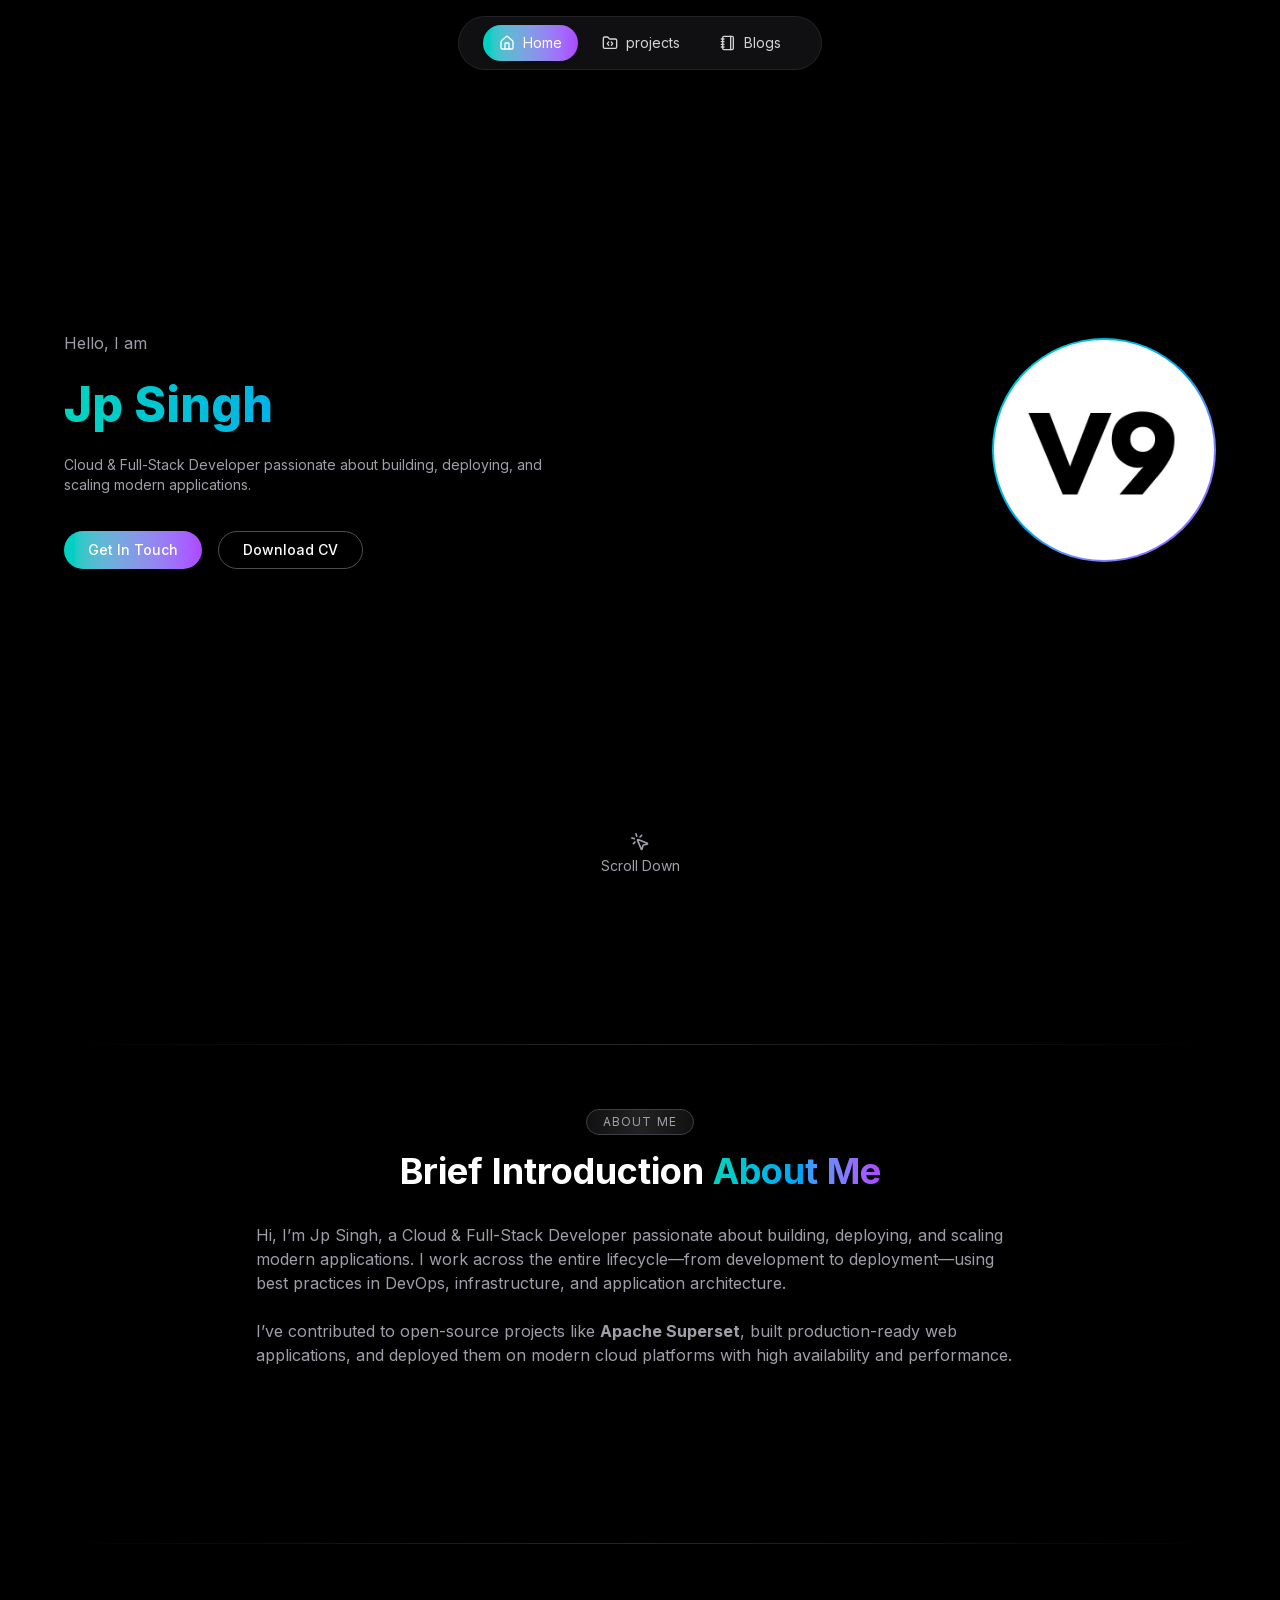
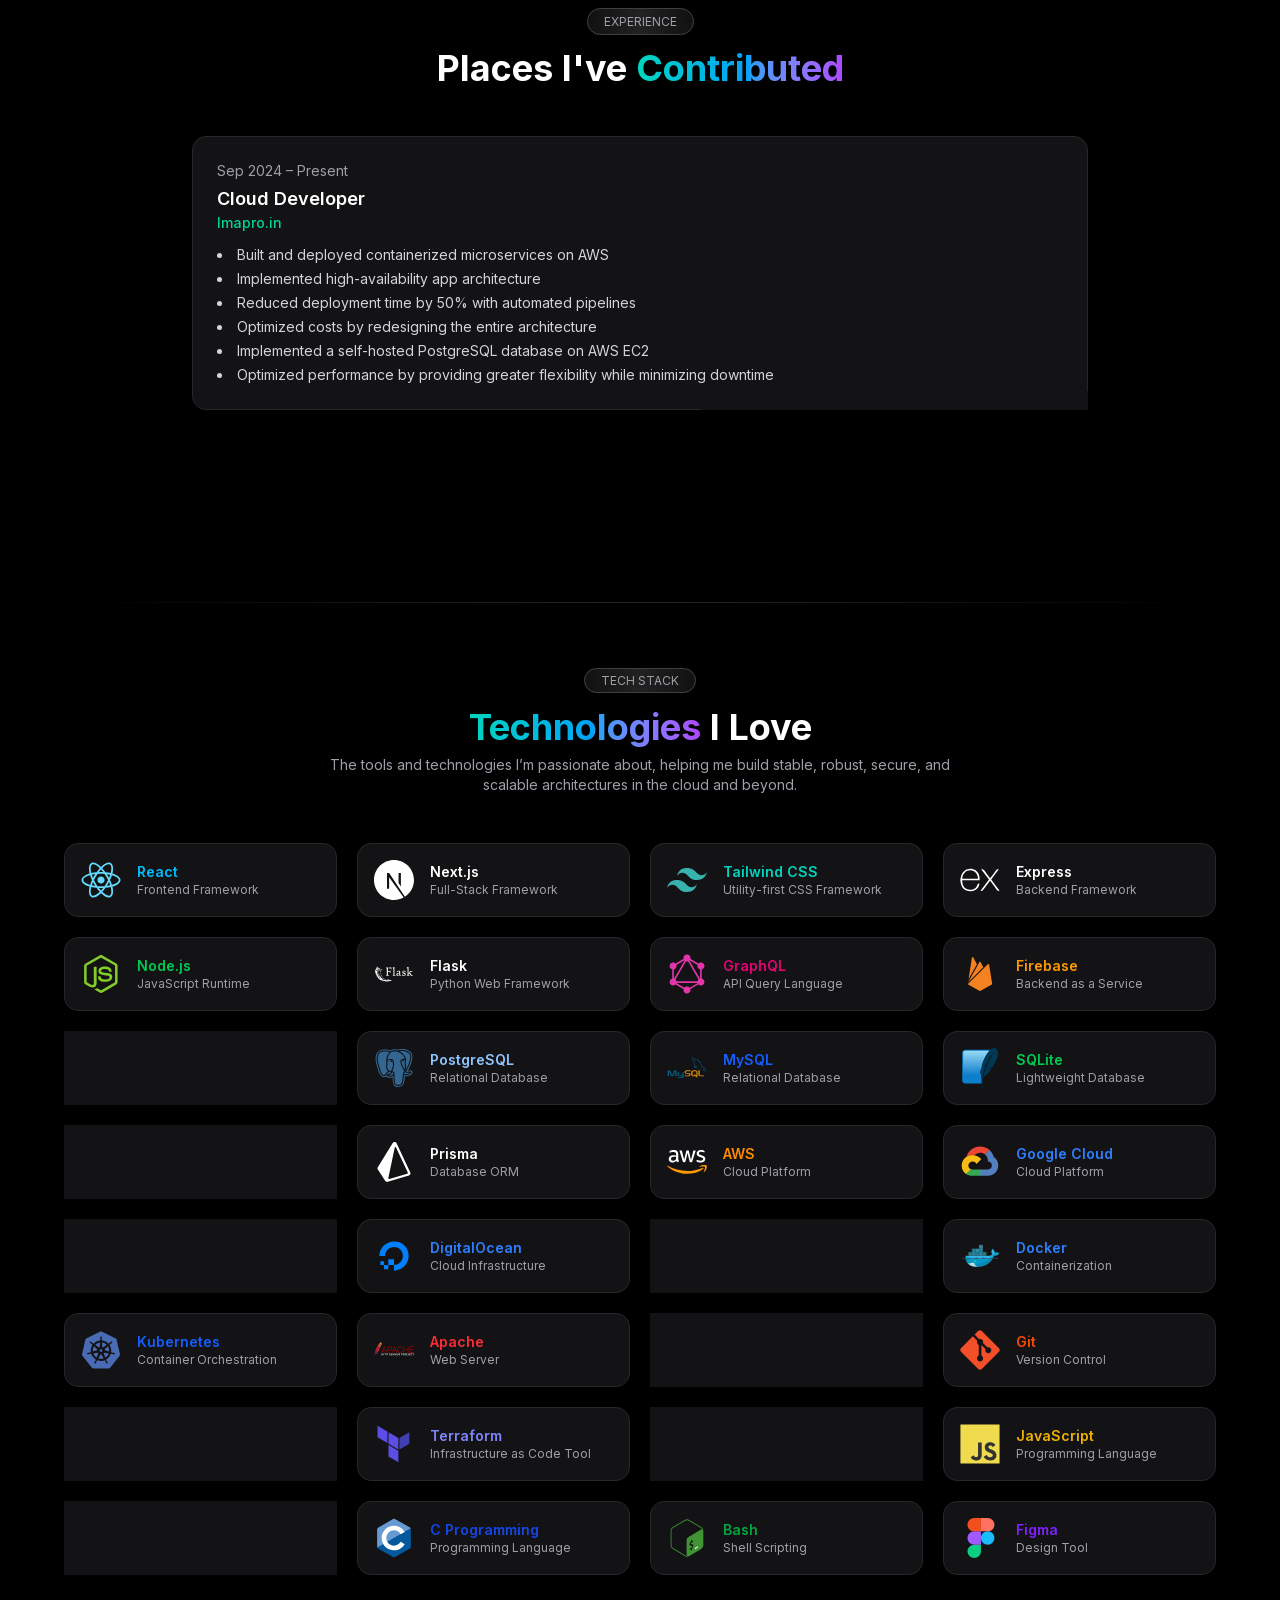
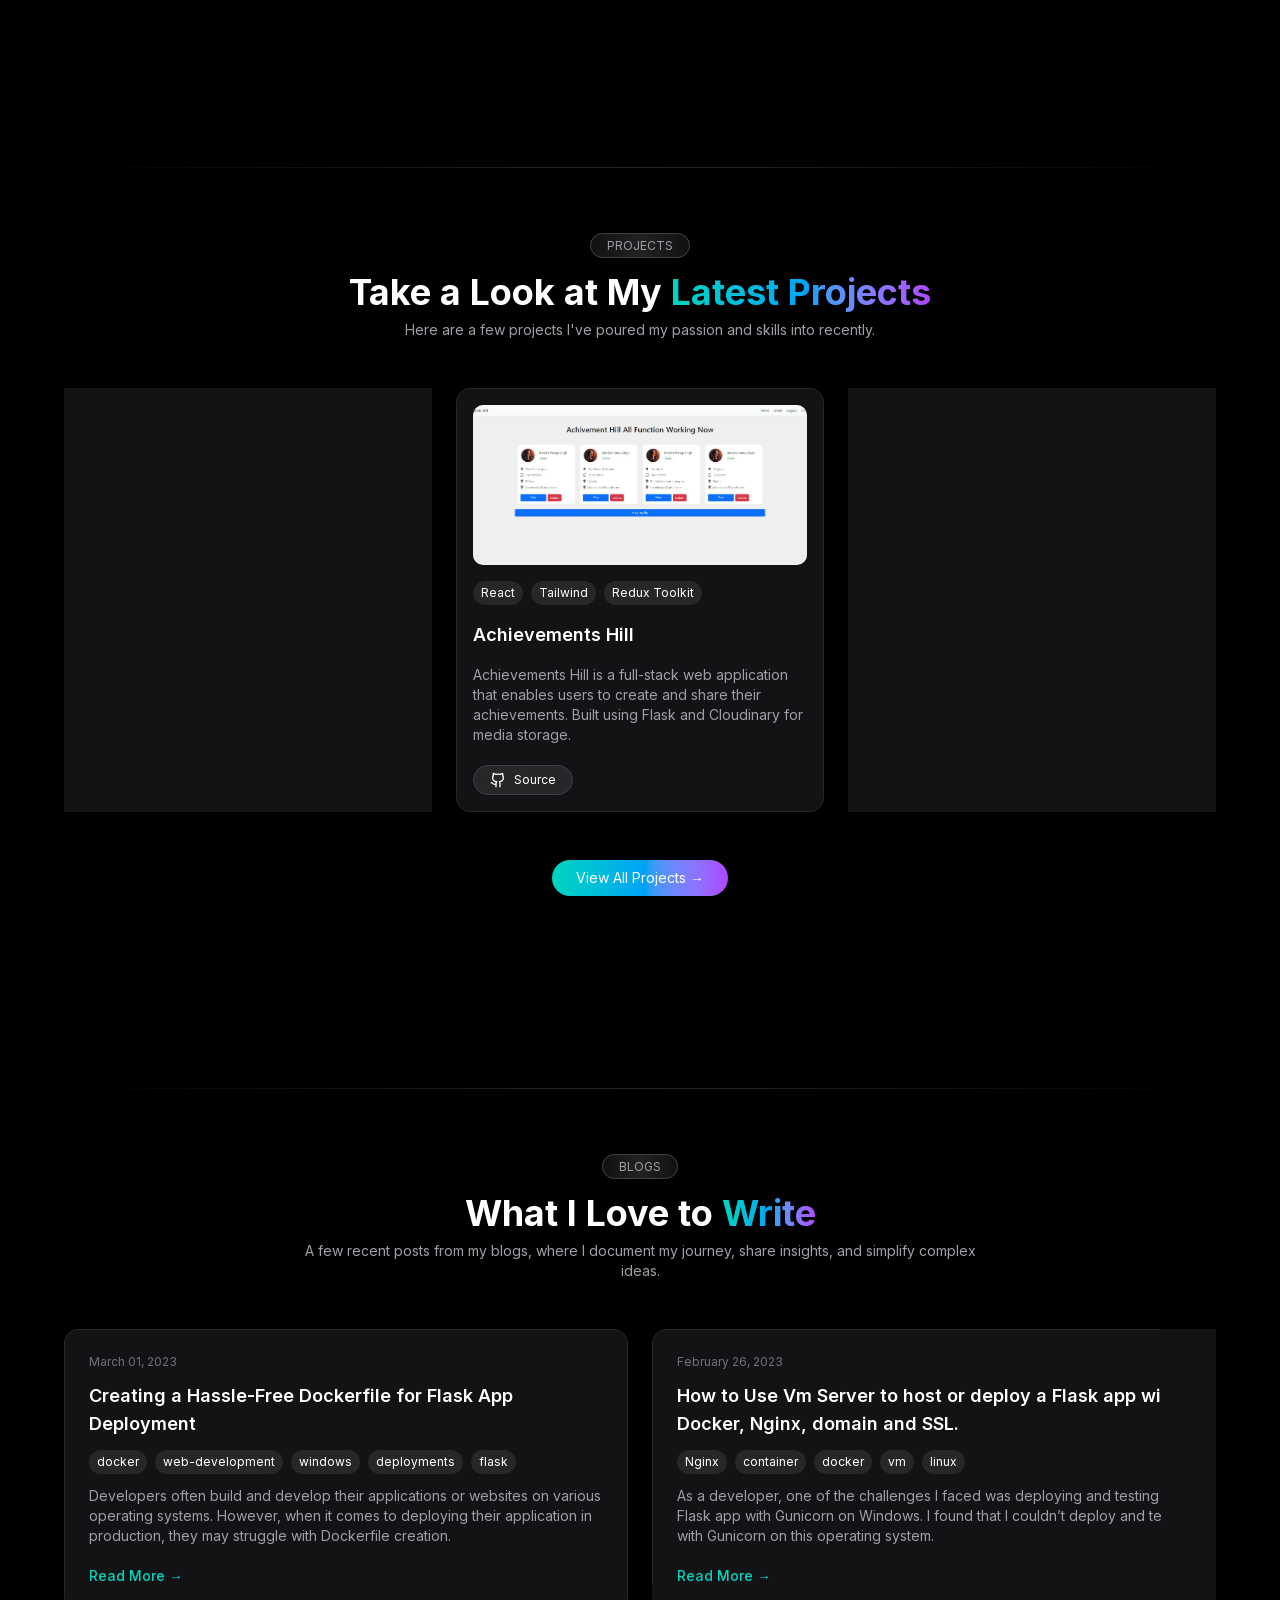
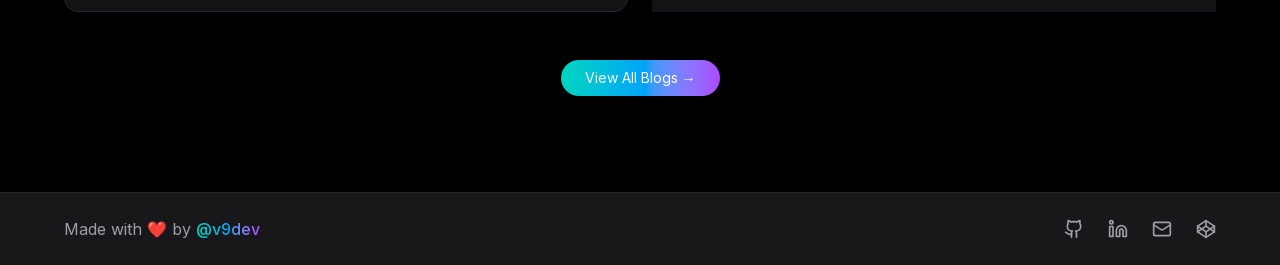
<file: index.html>
<!DOCTYPE html><html lang="en"><head><meta charSet="utf-8"/><meta name="viewport" content="width=device-width, initial-scale=1"/><link rel="preload" href="/_next/static/media/e4af272ccee01ff0-s.p.woff2" as="font" crossorigin="" type="font/woff2"/><link rel="stylesheet" href="/_next/static/css/e1d4c282f3a7dc7d.css" data-precedence="next"/><link rel="preload" as="script" fetchPriority="low" href="/_next/static/chunks/webpack-9682978e3e09731c.js"/><script src="/_next/static/chunks/4bd1b696-1962bfe149af46cd.js" async=""></script><script src="/_next/static/chunks/684-80ddbd5c2fee50a3.js" async=""></script><script src="/_next/static/chunks/main-app-f8c89bbbba01107e.js" async=""></script><script src="/_next/static/chunks/589-c6d9a0c4f492734e.js" async=""></script><script src="/_next/static/chunks/508-6140d659d753d558.js" async=""></script><script src="/_next/static/chunks/745-506e88b98ede02dd.js" async=""></script><script src="/_next/static/chunks/app/page-4b12f24d51383f35.js" async=""></script><script src="/_next/static/chunks/179-875a10d7a1e00ead.js" async=""></script><script src="/_next/static/chunks/app/layout-e3a3eb838d70d9d5.js" async=""></script><script src="/_next/static/chunks/app/not-found-64df80727bd73420.js" async=""></script><meta name="next-size-adjust" content=""/><title>v9dev (JP Singh) – Cloud &amp; Full-Stack Developer | AWS · Next.js · Docker</title><meta name="description" content="JP Singh (v9dev) is a Cloud &amp; Full-Stack Developer specializing in AWS, Next.js, Docker, React, and modern web technologies. Expert in building, deploying, and scaling cloud applications."/><meta name="author" content="JP Singh (v9dev)"/><meta name="keywords" content="v9dev,JP Singh,Cloud Developer,Full-Stack Developer,AWS Developer,Next.js Developer,Docker,React Developer,Node.js Developer,TypeScript,Kubernetes,DevOps,Web Development,Software Engineer,AWS Cloud Solutions,Cloud Applications"/><meta name="creator" content="JP Singh"/><meta name="publisher" content="v9dev"/><meta name="robots" content="index, follow"/><meta name="googlebot" content="index, follow, max-video-preview:-1, max-image-preview:large, max-snippet:-1"/><link rel="canonical" href="https://v9dev.github.io/"/><meta property="og:title" content="v9dev (JP Singh) – Cloud &amp; Full-Stack Developer | AWS · Next.js · Docker"/><meta property="og:description" content="JP Singh (v9dev) is a Cloud &amp; Full-Stack Developer specializing in AWS, Next.js, Docker, React, and modern web technologies. Expert in building, deploying, and scaling cloud applications."/><meta property="og:url" content="https://v9dev.github.io/"/><meta property="og:site_name" content="v9dev (JP Singh) - Cloud &amp; Full-Stack Developer"/><meta property="og:locale" content="en_US"/><meta property="og:image" content="https://v9dev.github.io/images/V9.jpg"/><meta property="og:image:width" content="1200"/><meta property="og:image:height" content="630"/><meta property="og:image:alt" content="v9dev (JP Singh) - Cloud &amp; Full-Stack Developer Portfolio"/><meta property="og:type" content="website"/><meta name="twitter:card" content="summary_large_image"/><meta name="twitter:creator" content="@v9dev"/><meta name="twitter:title" content="v9dev (JP Singh) – Cloud &amp; Full-Stack Developer | AWS · Next.js · Docker"/><meta name="twitter:description" content="JP Singh (v9dev) is a Cloud &amp; Full-Stack Developer specializing in AWS, Next.js, Docker, React, and modern web technologies. Expert in building, deploying, and scaling cloud applications."/><meta name="twitter:image" content="https://v9dev.github.io/images/V9.jpg"/><link rel="icon" href="/favicon.ico" type="image/x-icon" sizes="16x16"/><link rel="icon" href="/favicon.ico"/><link rel="icon" href="/icon.png" type="image/png"/><link rel="apple-touch-icon" href="/apple-icon.png"/><script>document.querySelectorAll('body link[rel="icon"], body link[rel="apple-touch-icon"]').forEach(el => document.head.appendChild(el))</script><script src="/_next/static/chunks/polyfills-42372ed130431b0a.js" noModule=""></script></head><body class="__className_f367f3 bg-black text-white"><noscript><iframe src="https://www.googletagmanager.com/ns.html?id=GTM-KMJN8MHX" height="0" width="0" style="display:none;visibility:hidden"></iframe></noscript><header class="fixed top-4 left-0 right-0 z-50 flex justify-center"><nav class="bg-zinc-900/70 backdrop-blur-md border border-zinc-700/40 rounded-full px-6 py-2 shadow-xl flex gap-2"><div tabindex="0"><a class="flex items-center gap-2 text-sm px-4 py-2 rounded-full transition-all duration-200 bg-gradient-to-r from-teal-400 to-purple-500 text-white shadow-md" href="/"><svg xmlns="http://www.w3.org/2000/svg" width="24" height="24" viewBox="0 0 24 24" fill="none" stroke="currentColor" stroke-width="2" stroke-linecap="round" stroke-linejoin="round" class="lucide lucide-house h-4 w-4" aria-hidden="true"><path d="M15 21v-8a1 1 0 0 0-1-1h-4a1 1 0 0 0-1 1v8"></path><path d="M3 10a2 2 0 0 1 .709-1.528l7-5.999a2 2 0 0 1 2.582 0l7 5.999A2 2 0 0 1 21 10v9a2 2 0 0 1-2 2H5a2 2 0 0 1-2-2z"></path></svg>Home</a></div><div tabindex="0"><a class="flex items-center gap-2 text-sm px-4 py-2 rounded-full transition-all duration-200 text-zinc-300 hover:text-white hover:bg-zinc-800/50" href="/projects/"><svg xmlns="http://www.w3.org/2000/svg" width="24" height="24" viewBox="0 0 24 24" fill="none" stroke="currentColor" stroke-width="2" stroke-linecap="round" stroke-linejoin="round" class="lucide lucide-folder-code h-4 w-4" aria-hidden="true"><path d="M10 10.5 8 13l2 2.5"></path><path d="m14 10.5 2 2.5-2 2.5"></path><path d="M20 20a2 2 0 0 0 2-2V8a2 2 0 0 0-2-2h-7.9a2 2 0 0 1-1.69-.9L9.6 3.9A2 2 0 0 0 7.93 3H4a2 2 0 0 0-2 2v13a2 2 0 0 0 2 2z"></path></svg>projects</a></div><div tabindex="0"><a class="flex items-center gap-2 text-sm px-4 py-2 rounded-full transition-all duration-200 text-zinc-300 hover:text-white hover:bg-zinc-800/50" href="/blogs/"><svg xmlns="http://www.w3.org/2000/svg" width="24" height="24" viewBox="0 0 24 24" fill="none" stroke="currentColor" stroke-width="2" stroke-linecap="round" stroke-linejoin="round" class="lucide lucide-notebook h-4 w-4" aria-hidden="true"><path d="M2 6h4"></path><path d="M2 10h4"></path><path d="M2 14h4"></path><path d="M2 18h4"></path><rect width="16" height="20" x="4" y="2" rx="2"></rect><path d="M16 2v20"></path></svg>Blogs</a></div></nav></header><main class="relative bg-black text-white min-h-screen overflow-x-hidden"><div class="absolute -z-10 w-[800px] h-[800px] bg-gradient-radial from-pink-500/30 via-purple-500/20 to-transparent rounded-full top-[-20%] left-[-10%] blur-3xl opacity-30"></div><section id="home" class="relative min-h-screen flex items-center justify-center px-6 md:px-16 bg-black text-white overflow-hidden"><div class="absolute top-[-30%] left-[-20%] w-[600px] h-[600px] bg-gradient-radial from-teal-400 via-sky-400 to-transparent rounded-full blur-[200px] opacity-25 -z-10"></div><div class="grid grid-cols-1 md:grid-cols-2 gap-10 items-center w-full max-w-6xl"><div class="space-y-5" style="opacity:0;transform:translateX(-30px)"><p class="text-zinc-400 text-base">Hello, I am</p><h1 class="text-5xl font-extrabold bg-gradient-to-r from-teal-400 via-sky-500 to-purple-500 text-transparent bg-clip-text leading-tight">Jp Singh</h1><p class="text-zinc-400 text-sm max-w-lg">Cloud &amp; Full-Stack Developer passionate about building, deploying, and scaling modern applications.</p><div class="flex flex-wrap gap-4 pt-4"><button class="rounded-full px-6 py-2 text-sm font-medium text-white shadow-md bg-gradient-to-r from-teal-400 to-purple-500 hover:brightness-110 transition-all" tabindex="0">Get In Touch</button><button class="rounded-full px-6 py-2 text-sm font-medium text-white border border-white/30 hover:border-white hover:bg-white/10 transition-all" tabindex="0">Download CV</button></div></div><div class="flex justify-center md:justify-end" style="opacity:0;transform:scale(0.9)"><div class="w-44 h-44 md:w-56 md:h-56 rounded-full overflow-hidden p-[2px] bg-gradient-to-br from-teal-400 via-sky-500 to-purple-500 shadow-xl"><img alt="Avatar" loading="lazy" width="224" height="224" decoding="async" data-nimg="1" class="rounded-full object-cover w-full h-full" style="color:transparent" src="/images/V9.jpg"/></div></div></div><div class="absolute bottom-6 flex flex-col items-center cursor-pointer text-zinc-400 hover:text-white" style="opacity:0"><svg xmlns="http://www.w3.org/2000/svg" width="24" height="24" viewBox="0 0 24 24" fill="none" stroke="currentColor" stroke-width="2" stroke-linecap="round" stroke-linejoin="round" class="lucide lucide-mouse-pointer-click h-5 w-5 animate-bounce" aria-hidden="true"><path d="M14 4.1 12 6"></path><path d="m5.1 8-2.9-.8"></path><path d="m6 12-1.9 2"></path><path d="M7.2 2.2 8 5.1"></path><path d="M9.037 9.69a.498.498 0 0 1 .653-.653l11 4.5a.5.5 0 0 1-.074.949l-4.349 1.041a1 1 0 0 0-.74.739l-1.04 4.35a.5.5 0 0 1-.95.074z"></path></svg><span class="mt-1 text-sm">Scroll Down</span></div></section><section id="about" class="w-full py-20 px-6 md:px-16 bg-black text-white flex flex-col items-center justify-center"><div class="w-full h-[1px] bg-gradient-to-r from-transparent via-zinc-800 to-transparent my-16"></div><span class="mb-4 px-4 py-1 text-xs bg-gradient-to-r from-[#111] via-[#222] to-[#111] font-regular uppercase tracking-widest border border-zinc-700 rounded-full text-zinc-400" style="opacity:0;transform:translateY(-10px)">About Me</span><h2 class="text-3xl md:text-4xl font-bold text-center mb-8" style="opacity:0;transform:translateY(10px)">Brief Introduction<!-- --> <span class="bg-gradient-to-r from-teal-400 via-sky-500 to-purple-500 text-transparent bg-clip-text">About Me</span></h2><div class="max-w-3xl text-zinc-400 space-y-6 text-sm md:text-base text-center md:text-left" style="opacity:0"><p>Hi, I’m Jp Singh, a Cloud &amp; Full-Stack Developer passionate about building, deploying, and scaling modern applications. I work across the entire lifecycle—from development to deployment—using best practices in DevOps, infrastructure, and application architecture.</p><p>I’ve contributed to open-source projects like <b>Apache Superset</b>, built production-ready web applications, and deployed them on modern cloud platforms with high availability and performance.</p></div></section><section id="experience" class="w-full py-24 px-6 md:px-16 bg-black text-white"><div class="w-full h-[1px] bg-gradient-to-r from-transparent via-zinc-800 to-transparent mb-16"></div><div class="text-center mb-12"><span class="uppercase text-xs font-regular bg-gradient-to-r from-[#111] via-[#222] to-[#111] border border-zinc-700 px-4 py-1.25 rounded-full text-zinc-400">Experience</span><h2 class="text-4xl font-bold mt-4">Places I&#x27;ve<!-- --> <span class="bg-gradient-to-r from-teal-400 via-sky-500 to-purple-500 text-transparent bg-clip-text">Contributed</span></h2></div><div class="space-y-10 max-w-4xl mx-auto"><div class="relative group rounded-xl border border-zinc-800 bg-zinc-900/80 backdrop-blur-md p-6 overflow-hidden transition-all duration-300"><div class="pointer-events-none absolute -inset-[1px] rounded-[inherit] z-0 opacity-0 group-hover:opacity-100 transition duration-300" style="background:radial-gradient(300px circle at 0px 0px, rgba(99,102,241,0.35), transparent 80%);mask-image:linear-gradient(#fff 0 0);-webkit-mask-image:linear-gradient(#fff 0 0)"></div><div class="relative z-10"><div class="text-sm text-zinc-400 mb-1">Sep 2024 – Present</div><h3 class="text-lg font-semibold text-white">Cloud Developer</h3><p class="text-sm font-medium text-emerald-400 mb-3">Imapro.in</p><ul class="list-disc list-inside text-sm text-zinc-300 space-y-1"><li>Built and deployed containerized microservices on AWS</li><li>Implemented high-availability app architecture</li><li>Reduced deployment time by 50% with automated pipelines</li><li>Optimized costs by redesigning the entire architecture</li><li>Implemented a self-hosted PostgreSQL database on AWS EC2</li><li>Optimized performance by providing greater flexibility while minimizing downtime</li></ul></div></div></div></section><section id="tech" class="w-full py-24 px-6 md:px-16 bg-black text-white"><div class="w-full h-[1px] bg-gradient-to-r from-transparent via-zinc-800 to-transparent mb-16"></div><div class="text-center mb-12"><span class="uppercase text-xs font-regular bg-gradient-to-r from-[#111] via-[#222] to-[#111] border border-zinc-700 px-4 py-1 rounded-full text-zinc-400">Tech Stack</span><h2 class="text-4xl font-bold mt-4"><span class="bg-gradient-to-r from-teal-400 via-sky-500 to-purple-500 text-transparent bg-clip-text">Technologies</span> <!-- -->I Love</h2><p class="text-zinc-400 text-sm mt-2 max-w-2xl mx-auto">The tools and technologies I’m passionate about, helping me build stable, robust, secure, and scalable architectures in the cloud and beyond.</p></div><div class="grid grid-cols-1 sm:grid-cols-2 md:grid-cols-3 lg:grid-cols-4 gap-5 max-w-6xl mx-auto"><div class="relative bg-zinc-900/80 border border-zinc-800 backdrop-blur-sm rounded-xl p-4 flex items-center gap-4 group hover:shadow-[0_0_15px_rgba(255,255,255,0.05)] transition-all duration-300"><div class="w-10 h-10 overflow-hidden"><img src="/svg/react.svg" alt="React" class="object-cover w-full h-full" loading="lazy"/></div><div class="flex flex-col"><span class="font-semibold text-sm text-sky-400">React</span><span class="text-xs text-zinc-400">Frontend Framework</span></div></div><div class="relative bg-zinc-900/80 border border-zinc-800 backdrop-blur-sm rounded-xl p-4 flex items-center gap-4 group hover:shadow-[0_0_15px_rgba(255,255,255,0.05)] transition-all duration-300"><div class="w-10 h-10 overflow-hidden"><img src="/svg/nextjs.svg" alt="Next.js" class="object-cover w-full h-full" loading="lazy"/></div><div class="flex flex-col"><span class="font-semibold text-sm text-white">Next.js</span><span class="text-xs text-zinc-400">Full-Stack Framework</span></div></div><div class="relative bg-zinc-900/80 border border-zinc-800 backdrop-blur-sm rounded-xl p-4 flex items-center gap-4 group hover:shadow-[0_0_15px_rgba(255,255,255,0.05)] transition-all duration-300"><div class="w-10 h-10 overflow-hidden"><img src="/svg/tailwind.svg" alt="Tailwind CSS" class="object-cover w-full h-full" loading="lazy"/></div><div class="flex flex-col"><span class="font-semibold text-sm text-teal-400">Tailwind CSS</span><span class="text-xs text-zinc-400">Utility-first CSS Framework</span></div></div><div class="relative bg-zinc-900/80 border border-zinc-800 backdrop-blur-sm rounded-xl p-4 flex items-center gap-4 group hover:shadow-[0_0_15px_rgba(255,255,255,0.05)] transition-all duration-300"><div class="w-10 h-10 overflow-hidden"><img src="/svg/express.svg" alt="Express" class="object-cover w-full h-full" loading="lazy"/></div><div class="flex flex-col"><span class="font-semibold text-sm text-white">Express</span><span class="text-xs text-zinc-400">Backend Framework</span></div></div><div class="relative bg-zinc-900/80 border border-zinc-800 backdrop-blur-sm rounded-xl p-4 flex items-center gap-4 group hover:shadow-[0_0_15px_rgba(255,255,255,0.05)] transition-all duration-300"><div class="w-10 h-10 overflow-hidden"><img src="/svg/nodejs.svg" alt="Node.js" class="object-cover w-full h-full" loading="lazy"/></div><div class="flex flex-col"><span class="font-semibold text-sm text-green-500">Node.js</span><span class="text-xs text-zinc-400">JavaScript Runtime</span></div></div><div class="relative bg-zinc-900/80 border border-zinc-800 backdrop-blur-sm rounded-xl p-4 flex items-center gap-4 group hover:shadow-[0_0_15px_rgba(255,255,255,0.05)] transition-all duration-300"><div class="w-10 h-10 overflow-hidden"><img src="/svg/flask.svg" alt="Flask" class="object-cover w-full h-full" loading="lazy"/></div><div class="flex flex-col"><span class="font-semibold text-sm text-white-600">Flask</span><span class="text-xs text-zinc-400">Python Web Framework</span></div></div><div class="relative bg-zinc-900/80 border border-zinc-800 backdrop-blur-sm rounded-xl p-4 flex items-center gap-4 group hover:shadow-[0_0_15px_rgba(255,255,255,0.05)] transition-all duration-300"><div class="w-10 h-10 overflow-hidden"><img src="/svg/graphql.svg" alt="GraphQL" class="object-cover w-full h-full" loading="lazy"/></div><div class="flex flex-col"><span class="font-semibold text-sm text-pink-600">GraphQL</span><span class="text-xs text-zinc-400">API Query Language</span></div></div><div class="relative bg-zinc-900/80 border border-zinc-800 backdrop-blur-sm rounded-xl p-4 flex items-center gap-4 group hover:shadow-[0_0_15px_rgba(255,255,255,0.05)] transition-all duration-300"><div class="w-10 h-10 overflow-hidden"><img src="/svg/firebase.svg" alt="Firebase" class="object-cover w-full h-full" loading="lazy"/></div><div class="flex flex-col"><span class="font-semibold text-sm text-amber-500">Firebase</span><span class="text-xs text-zinc-400">Backend as a Service</span></div></div><div class="relative bg-zinc-900/80 border border-zinc-800 backdrop-blur-sm rounded-xl p-4 flex items-center gap-4 group hover:shadow-[0_0_15px_rgba(255,255,255,0.05)] transition-all duration-300"><div class="w-10 h-10 overflow-hidden"><img src="/svg/mongodb.svg" alt="MongoDB" class="object-cover w-full h-full" loading="lazy"/></div><div class="flex flex-col"><span class="font-semibold text-sm text-green-600">MongoDB</span><span class="text-xs text-zinc-400">NoSQL Database</span></div></div><div class="relative bg-zinc-900/80 border border-zinc-800 backdrop-blur-sm rounded-xl p-4 flex items-center gap-4 group hover:shadow-[0_0_15px_rgba(255,255,255,0.05)] transition-all duration-300"><div class="w-10 h-10 overflow-hidden"><img src="/svg/postgressql.svg" alt="PostgreSQL" class="object-cover w-full h-full" loading="lazy"/></div><div class="flex flex-col"><span class="font-semibold text-sm text-blue-300">PostgreSQL</span><span class="text-xs text-zinc-400">Relational Database</span></div></div><div class="relative bg-zinc-900/80 border border-zinc-800 backdrop-blur-sm rounded-xl p-4 flex items-center gap-4 group hover:shadow-[0_0_15px_rgba(255,255,255,0.05)] transition-all duration-300"><div class="w-10 h-10 overflow-hidden"><img src="/svg/mysql.svg" alt="MySQL" class="object-cover w-full h-full" loading="lazy"/></div><div class="flex flex-col"><span class="font-semibold text-sm text-blue-600">MySQL</span><span class="text-xs text-zinc-400">Relational Database</span></div></div><div class="relative bg-zinc-900/80 border border-zinc-800 backdrop-blur-sm rounded-xl p-4 flex items-center gap-4 group hover:shadow-[0_0_15px_rgba(255,255,255,0.05)] transition-all duration-300"><div class="w-10 h-10 overflow-hidden"><img src="/svg/sqllite.svg" alt="SQLite" class="object-cover w-full h-full" loading="lazy"/></div><div class="flex flex-col"><span class="font-semibold text-sm text-green-500">SQLite</span><span class="text-xs text-zinc-400">Lightweight Database</span></div></div><div class="relative bg-zinc-900/80 border border-zinc-800 backdrop-blur-sm rounded-xl p-4 flex items-center gap-4 group hover:shadow-[0_0_15px_rgba(255,255,255,0.05)] transition-all duration-300"><div class="w-10 h-10 overflow-hidden"><img src="/svg/redis.svg" alt="Redis" class="object-cover w-full h-full" loading="lazy"/></div><div class="flex flex-col"><span class="font-semibold text-sm text-red-500">Redis</span><span class="text-xs text-zinc-400">In-memory Data Store</span></div></div><div class="relative bg-zinc-900/80 border border-zinc-800 backdrop-blur-sm rounded-xl p-4 flex items-center gap-4 group hover:shadow-[0_0_15px_rgba(255,255,255,0.05)] transition-all duration-300"><div class="w-10 h-10 overflow-hidden"><img src="/svg/prisma.svg" alt="Prisma" class="object-cover w-full h-full" loading="lazy"/></div><div class="flex flex-col"><span class="font-semibold text-sm text-white">Prisma</span><span class="text-xs text-zinc-400">Database ORM</span></div></div><div class="relative bg-zinc-900/80 border border-zinc-800 backdrop-blur-sm rounded-xl p-4 flex items-center gap-4 group hover:shadow-[0_0_15px_rgba(255,255,255,0.05)] transition-all duration-300"><div class="w-10 h-10 overflow-hidden"><img src="/svg/aws.svg" alt="AWS" class="object-cover w-full h-full" loading="lazy"/></div><div class="flex flex-col"><span class="font-semibold text-sm text-orange-400">AWS</span><span class="text-xs text-zinc-400">Cloud Platform</span></div></div><div class="relative bg-zinc-900/80 border border-zinc-800 backdrop-blur-sm rounded-xl p-4 flex items-center gap-4 group hover:shadow-[0_0_15px_rgba(255,255,255,0.05)] transition-all duration-300"><div class="w-10 h-10 overflow-hidden"><img src="/svg/gcp.svg" alt="Google Cloud" class="object-cover w-full h-full" loading="lazy"/></div><div class="flex flex-col"><span class="font-semibold text-sm text-blue-500">Google Cloud</span><span class="text-xs text-zinc-400">Cloud Platform</span></div></div><div class="relative bg-zinc-900/80 border border-zinc-800 backdrop-blur-sm rounded-xl p-4 flex items-center gap-4 group hover:shadow-[0_0_15px_rgba(255,255,255,0.05)] transition-all duration-300"><div class="w-10 h-10 overflow-hidden"><img src="/svg/azure.svg" alt="Azure" class="object-cover w-full h-full" loading="lazy"/></div><div class="flex flex-col"><span class="font-semibold text-sm text-blue-600">Azure</span><span class="text-xs text-zinc-400">Cloud Platform</span></div></div><div class="relative bg-zinc-900/80 border border-zinc-800 backdrop-blur-sm rounded-xl p-4 flex items-center gap-4 group hover:shadow-[0_0_15px_rgba(255,255,255,0.05)] transition-all duration-300"><div class="w-10 h-10 overflow-hidden"><img src="/svg/digitalocean.svg" alt="DigitalOcean" class="object-cover w-full h-full" loading="lazy"/></div><div class="flex flex-col"><span class="font-semibold text-sm text-blue-500">DigitalOcean</span><span class="text-xs text-zinc-400">Cloud Infrastructure</span></div></div><div class="relative bg-zinc-900/80 border border-zinc-800 backdrop-blur-sm rounded-xl p-4 flex items-center gap-4 group hover:shadow-[0_0_15px_rgba(255,255,255,0.05)] transition-all duration-300"><div class="w-10 h-10 overflow-hidden"><img src="/svg/linux.svg" alt="Linux" class="object-cover w-full h-full" loading="lazy"/></div><div class="flex flex-col"><span class="font-semibold text-sm text-green-500">Linux</span><span class="text-xs text-zinc-400">Operating System</span></div></div><div class="relative bg-zinc-900/80 border border-zinc-800 backdrop-blur-sm rounded-xl p-4 flex items-center gap-4 group hover:shadow-[0_0_15px_rgba(255,255,255,0.05)] transition-all duration-300"><div class="w-10 h-10 overflow-hidden"><img src="/svg/docker.svg" alt="Docker" class="object-cover w-full h-full" loading="lazy"/></div><div class="flex flex-col"><span class="font-semibold text-sm text-blue-500">Docker</span><span class="text-xs text-zinc-400">Containerization</span></div></div><div class="relative bg-zinc-900/80 border border-zinc-800 backdrop-blur-sm rounded-xl p-4 flex items-center gap-4 group hover:shadow-[0_0_15px_rgba(255,255,255,0.05)] transition-all duration-300"><div class="w-10 h-10 overflow-hidden"><img src="/svg/kubernetes.svg" alt="Kubernetes" class="object-cover w-full h-full" loading="lazy"/></div><div class="flex flex-col"><span class="font-semibold text-sm text-blue-600">Kubernetes</span><span class="text-xs text-zinc-400">Container Orchestration</span></div></div><div class="relative bg-zinc-900/80 border border-zinc-800 backdrop-blur-sm rounded-xl p-4 flex items-center gap-4 group hover:shadow-[0_0_15px_rgba(255,255,255,0.05)] transition-all duration-300"><div class="w-10 h-10 overflow-hidden"><img src="/svg/apache.svg" alt="Apache" class="object-cover w-full h-full" loading="lazy"/></div><div class="flex flex-col"><span class="font-semibold text-sm text-red-500">Apache</span><span class="text-xs text-zinc-400">Web Server</span></div></div><div class="relative bg-zinc-900/80 border border-zinc-800 backdrop-blur-sm rounded-xl p-4 flex items-center gap-4 group hover:shadow-[0_0_15px_rgba(255,255,255,0.05)] transition-all duration-300"><div class="w-10 h-10 overflow-hidden"><img src="/svg/nginx.svg" alt="NGINX" class="object-cover w-full h-full" loading="lazy"/></div><div class="flex flex-col"><span class="font-semibold text-sm text-green-600">NGINX</span><span class="text-xs text-zinc-400">Web Server</span></div></div><div class="relative bg-zinc-900/80 border border-zinc-800 backdrop-blur-sm rounded-xl p-4 flex items-center gap-4 group hover:shadow-[0_0_15px_rgba(255,255,255,0.05)] transition-all duration-300"><div class="w-10 h-10 overflow-hidden"><img src="/svg/git.svg" alt="Git" class="object-cover w-full h-full" loading="lazy"/></div><div class="flex flex-col"><span class="font-semibold text-sm text-orange-600">Git</span><span class="text-xs text-zinc-400">Version Control</span></div></div><div class="relative bg-zinc-900/80 border border-zinc-800 backdrop-blur-sm rounded-xl p-4 flex items-center gap-4 group hover:shadow-[0_0_15px_rgba(255,255,255,0.05)] transition-all duration-300"><div class="w-10 h-10 overflow-hidden"><img src="/svg/jenkins.svg" alt="Jenkins" class="object-cover w-full h-full" loading="lazy"/></div><div class="flex flex-col"><span class="font-semibold text-sm text-red-600">Jenkins</span><span class="text-xs text-zinc-400">CI/CD Tool</span></div></div><div class="relative bg-zinc-900/80 border border-zinc-800 backdrop-blur-sm rounded-xl p-4 flex items-center gap-4 group hover:shadow-[0_0_15px_rgba(255,255,255,0.05)] transition-all duration-300"><div class="w-10 h-10 overflow-hidden"><img src="/svg/terraform.svg" alt="Terraform" class="object-cover w-full h-full" loading="lazy"/></div><div class="flex flex-col"><span class="font-semibold text-sm text-indigo-400">Terraform</span><span class="text-xs text-zinc-400">Infrastructure as Code Tool</span></div></div><div class="relative bg-zinc-900/80 border border-zinc-800 backdrop-blur-sm rounded-xl p-4 flex items-center gap-4 group hover:shadow-[0_0_15px_rgba(255,255,255,0.05)] transition-all duration-300"><div class="w-10 h-10 overflow-hidden"><img src="/svg/typescript.svg" alt="TypeScript" class="object-cover w-full h-full" loading="lazy"/></div><div class="flex flex-col"><span class="font-semibold text-sm text-blue-500">TypeScript</span><span class="text-xs text-zinc-400">Superset of JavaScript</span></div></div><div class="relative bg-zinc-900/80 border border-zinc-800 backdrop-blur-sm rounded-xl p-4 flex items-center gap-4 group hover:shadow-[0_0_15px_rgba(255,255,255,0.05)] transition-all duration-300"><div class="w-10 h-10 overflow-hidden"><img src="/svg/js.svg" alt="JavaScript" class="object-cover w-full h-full" loading="lazy"/></div><div class="flex flex-col"><span class="font-semibold text-sm text-yellow-500">JavaScript</span><span class="text-xs text-zinc-400">Programming Language</span></div></div><div class="relative bg-zinc-900/80 border border-zinc-800 backdrop-blur-sm rounded-xl p-4 flex items-center gap-4 group hover:shadow-[0_0_15px_rgba(255,255,255,0.05)] transition-all duration-300"><div class="w-10 h-10 overflow-hidden"><img src="/svg/python.svg" alt="Python" class="object-cover w-full h-full" loading="lazy"/></div><div class="flex flex-col"><span class="font-semibold text-sm text-blue-400">Python</span><span class="text-xs text-zinc-400">Programming Language</span></div></div><div class="relative bg-zinc-900/80 border border-zinc-800 backdrop-blur-sm rounded-xl p-4 flex items-center gap-4 group hover:shadow-[0_0_15px_rgba(255,255,255,0.05)] transition-all duration-300"><div class="w-10 h-10 overflow-hidden"><img src="/svg/c.svg" alt="C Programming" class="object-cover w-full h-full" loading="lazy"/></div><div class="flex flex-col"><span class="font-semibold text-sm text-blue-700">C Programming</span><span class="text-xs text-zinc-400">Programming Language</span></div></div><div class="relative bg-zinc-900/80 border border-zinc-800 backdrop-blur-sm rounded-xl p-4 flex items-center gap-4 group hover:shadow-[0_0_15px_rgba(255,255,255,0.05)] transition-all duration-300"><div class="w-10 h-10 overflow-hidden"><img src="/svg/bash.svg" alt="Bash" class="object-cover w-full h-full" loading="lazy"/></div><div class="flex flex-col"><span class="font-semibold text-sm text-green-600">Bash</span><span class="text-xs text-zinc-400">Shell Scripting</span></div></div><div class="relative bg-zinc-900/80 border border-zinc-800 backdrop-blur-sm rounded-xl p-4 flex items-center gap-4 group hover:shadow-[0_0_15px_rgba(255,255,255,0.05)] transition-all duration-300"><div class="w-10 h-10 overflow-hidden"><img src="/svg/figma.svg" alt="Figma" class="object-cover w-full h-full" loading="lazy"/></div><div class="flex flex-col"><span class="font-semibold text-sm text-violet-600">Figma</span><span class="text-xs text-zinc-400">Design Tool</span></div></div></div></section><section id="projects" class="w-full py-24 px-6 md:px-16 bg-black text-white"><div class="w-full h-[1px] bg-gradient-to-r from-transparent via-zinc-800 to-transparent mb-16"></div><div class="text-center mb-12"><span class="uppercase text-xs font-regular bg-gradient-to-r from-[#111] via-[#222] to-[#111] border border-zinc-700 px-4 py-1 rounded-full text-zinc-400">Projects</span><h2 class="text-4xl font-bold mt-4">Take a Look at My<!-- --> <span class="bg-gradient-to-r from-teal-400 via-sky-500 to-purple-500 text-transparent bg-clip-text">Latest Projects</span></h2><p class="text-zinc-400 text-sm mt-2 max-w-2xl mx-auto">Here are a few projects I&#x27;ve poured my passion and skills into recently.</p></div><div class="grid grid-cols-1 sm:grid-cols-2 md:grid-cols-3 gap-6 max-w-6xl mx-auto"><div class="relative group rounded-xl border border-zinc-800 bg-zinc-900/80 backdrop-blur-md overflow-hidden transition-all duration-300"><div class="pointer-events-none absolute -inset-[1px] rounded-[inherit] z-0 opacity-0 group-hover:opacity-100 transition duration-300" style="background:radial-gradient(300px circle at 0px 0px, rgba(99,102,241,0.35), transparent 80%);mask-image:linear-gradient(#fff 0 0);-webkit-mask-image:linear-gradient(#fff 0 0)"></div><div class="relative z-10 p-4 space-y-4"><div class="h-40 w-full bg-zinc-800 rounded-lg overflow-hidden"><img alt="Game Info" loading="lazy" width="400" height="160" decoding="async" data-nimg="1" class="w-full h-full object-cover object-top" style="color:transparent" src="/images/game-info.webp"/></div><div class="flex flex-wrap gap-2 text-xs"><span class="bg-zinc-800 text-white px-2 py-1 rounded-full">React</span><span class="bg-zinc-800 text-white px-2 py-1 rounded-full">Tailwind</span><span class="bg-zinc-800 text-white px-2 py-1 rounded-full">TypeScript</span></div><h3 class="text-lg font-semibold text-white">Game Info</h3><p class="text-sm text-zinc-400">Discover, Explore, Conquer: Your Ultimate Game Companion</p><div class="flex gap-3 pt-1"><a target="_blank" class="flex items-center gap-2 text-xs px-4 py-1.5 bg-zinc-800 text-white rounded-full border border-zinc-700 hover:border-white transition" href="https://game-info-seven.vercel.app"><svg xmlns="http://www.w3.org/2000/svg" width="24" height="24" viewBox="0 0 24 24" fill="none" stroke="currentColor" stroke-width="2" stroke-linecap="round" stroke-linejoin="round" class="lucide lucide-github w-4 h-4" aria-hidden="true"><path d="M15 22v-4a4.8 4.8 0 0 0-1-3.5c3 0 6-2 6-5.5.08-1.25-.27-2.48-1-3.5.28-1.15.28-2.35 0-3.5 0 0-1 0-3 1.5-2.64-.5-5.36-.5-8 0C6 2 5 2 5 2c-.3 1.15-.3 2.35 0 3.5A5.403 5.403 0 0 0 4 9c0 3.5 3 5.5 6 5.5-.39.49-.68 1.05-.85 1.65-.17.6-.22 1.23-.15 1.85v4"></path><path d="M9 18c-4.51 2-5-2-7-2"></path></svg>Source</a><a target="_blank" class="flex items-center gap-2 text-xs px-4 py-1.5 bg-zinc-800 text-white rounded-full border border-zinc-700 hover:border-white transition" href="https://github.com/v9dev/game-info"><svg xmlns="http://www.w3.org/2000/svg" width="24" height="24" viewBox="0 0 24 24" fill="none" stroke="currentColor" stroke-width="2" stroke-linecap="round" stroke-linejoin="round" class="lucide lucide-globe w-4 h-4" aria-hidden="true"><circle cx="12" cy="12" r="10"></circle><path d="M12 2a14.5 14.5 0 0 0 0 20 14.5 14.5 0 0 0 0-20"></path><path d="M2 12h20"></path></svg>Website</a></div></div></div><div class="relative group rounded-xl border border-zinc-800 bg-zinc-900/80 backdrop-blur-md overflow-hidden transition-all duration-300"><div class="pointer-events-none absolute -inset-[1px] rounded-[inherit] z-0 opacity-0 group-hover:opacity-100 transition duration-300" style="background:radial-gradient(300px circle at 0px 0px, rgba(99,102,241,0.35), transparent 80%);mask-image:linear-gradient(#fff 0 0);-webkit-mask-image:linear-gradient(#fff 0 0)"></div><div class="relative z-10 p-4 space-y-4"><div class="h-40 w-full bg-zinc-800 rounded-lg overflow-hidden"><img alt="Achievements Hill" loading="lazy" width="400" height="160" decoding="async" data-nimg="1" class="w-full h-full object-cover object-top" style="color:transparent" src="/images/achivementhill.webp"/></div><div class="flex flex-wrap gap-2 text-xs"><span class="bg-zinc-800 text-white px-2 py-1 rounded-full">React</span><span class="bg-zinc-800 text-white px-2 py-1 rounded-full">Tailwind</span><span class="bg-zinc-800 text-white px-2 py-1 rounded-full">Redux Toolkit</span></div><h3 class="text-lg font-semibold text-white">Achievements Hill</h3><p class="text-sm text-zinc-400">Achievements Hill is a full-stack web application that enables users to create and share their achievements. Built using Flask and Cloudinary for media storage.</p><div class="flex gap-3 pt-1"><a target="_blank" class="flex items-center gap-2 text-xs px-4 py-1.5 bg-zinc-800 text-white rounded-full border border-zinc-700 hover:border-white transition" href="https://github.com/v9dev/achievementshill"><svg xmlns="http://www.w3.org/2000/svg" width="24" height="24" viewBox="0 0 24 24" fill="none" stroke="currentColor" stroke-width="2" stroke-linecap="round" stroke-linejoin="round" class="lucide lucide-github w-4 h-4" aria-hidden="true"><path d="M15 22v-4a4.8 4.8 0 0 0-1-3.5c3 0 6-2 6-5.5.08-1.25-.27-2.48-1-3.5.28-1.15.28-2.35 0-3.5 0 0-1 0-3 1.5-2.64-.5-5.36-.5-8 0C6 2 5 2 5 2c-.3 1.15-.3 2.35 0 3.5A5.403 5.403 0 0 0 4 9c0 3.5 3 5.5 6 5.5-.39.49-.68 1.05-.85 1.65-.17.6-.22 1.23-.15 1.85v4"></path><path d="M9 18c-4.51 2-5-2-7-2"></path></svg>Source</a></div></div></div><div class="relative group rounded-xl border border-zinc-800 bg-zinc-900/80 backdrop-blur-md overflow-hidden transition-all duration-300"><div class="pointer-events-none absolute -inset-[1px] rounded-[inherit] z-0 opacity-0 group-hover:opacity-100 transition duration-300" style="background:radial-gradient(300px circle at 0px 0px, rgba(99,102,241,0.35), transparent 80%);mask-image:linear-gradient(#fff 0 0);-webkit-mask-image:linear-gradient(#fff 0 0)"></div><div class="relative z-10 p-4 space-y-4"><div class="h-40 w-full bg-zinc-800 rounded-lg overflow-hidden"><img alt="Express Location" loading="lazy" width="400" height="160" decoding="async" data-nimg="1" class="w-full h-full object-cover object-top" style="color:transparent" src="/images/expresslocation.webp"/></div><div class="flex flex-wrap gap-2 text-xs"><span class="bg-zinc-800 text-white px-2 py-1 rounded-full">Firebase</span><span class="bg-zinc-800 text-white px-2 py-1 rounded-full">React</span><span class="bg-zinc-800 text-white px-2 py-1 rounded-full">TypeScript</span></div><h3 class="text-lg font-semibold text-white">Express Location</h3><p class="text-sm text-zinc-400">Express Location is a full-stack web application built with the MEAN stack (MongoDB, Express.js, Angular, Node.js)</p><div class="flex gap-3 pt-1"><a target="_blank" class="flex items-center gap-2 text-xs px-4 py-1.5 bg-zinc-800 text-white rounded-full border border-zinc-700 hover:border-white transition" href="https://github.com/v9dev/epresslocation"><svg xmlns="http://www.w3.org/2000/svg" width="24" height="24" viewBox="0 0 24 24" fill="none" stroke="currentColor" stroke-width="2" stroke-linecap="round" stroke-linejoin="round" class="lucide lucide-github w-4 h-4" aria-hidden="true"><path d="M15 22v-4a4.8 4.8 0 0 0-1-3.5c3 0 6-2 6-5.5.08-1.25-.27-2.48-1-3.5.28-1.15.28-2.35 0-3.5 0 0-1 0-3 1.5-2.64-.5-5.36-.5-8 0C6 2 5 2 5 2c-.3 1.15-.3 2.35 0 3.5A5.403 5.403 0 0 0 4 9c0 3.5 3 5.5 6 5.5-.39.49-.68 1.05-.85 1.65-.17.6-.22 1.23-.15 1.85v4"></path><path d="M9 18c-4.51 2-5-2-7-2"></path></svg>Source</a></div></div></div></div><div class="text-center mt-12"><a class="inline-block bg-gradient-to-r from-teal-400 via-sky-500 to-purple-500 text-white text-sm px-6 py-2 rounded-full hover:brightness-110 transition" href="/projects/">View All Projects →</a></div></section><section class="w-full py-24 px-6 md:px-16 bg-black text-white"><div class="w-full h-[1px] bg-gradient-to-r from-transparent via-zinc-800 to-transparent mb-16"></div><div class="text-center mb-12"><span class="uppercase text-xs font-regular bg-gradient-to-r from-[#111] via-[#222] to-[#111] border border-zinc-700 px-4 py-1 rounded-full text-zinc-400">Blogs</span><h2 class="text-4xl font-bold mt-4">What I Love to<!-- --> <span class="bg-gradient-to-r from-teal-400 via-sky-500 to-purple-500 text-transparent bg-clip-text">Write</span></h2><p class="text-zinc-400 text-sm mt-2 max-w-2xl mx-auto">A few recent posts from my blogs, where I document my journey, share insights, and simplify complex ideas.</p></div><div class="grid grid-cols-1 sm:grid-cols-2 gap-6 max-w-6xl mx-auto"><div class="relative group rounded-xl border border-zinc-800 bg-zinc-900/80 backdrop-blur-md p-6 overflow-hidden transition-all duration-300"><div class="pointer-events-none absolute -inset-[1px] rounded-[inherit] z-0 opacity-0 group-hover:opacity-100 transition duration-300" style="background:radial-gradient(300px circle at 0px 0px, rgba(94,234,212,0.35), transparent 80%);mask-image:linear-gradient(#fff 0 0);-webkit-mask-image:linear-gradient(#fff 0 0)"></div><a target="_blank" rel="noopener noreferrer" class="relative z-10 block space-y-3" href="https://medium.com/@jpdesigns/creating-a-hassle-free-dockerfile-for-flask-app-deployment-281f47e71727"><span class="text-xs text-zinc-500 block">March 01, 2023</span><h3 class="text-lg font-semibold text-white">Creating a Hassle-Free Dockerfile for Flask App Deployment</h3><div class="flex flex-wrap gap-2 text-xs"><span class="bg-zinc-800 text-white px-2 py-1 rounded-full">docker</span><span class="bg-zinc-800 text-white px-2 py-1 rounded-full">web-development</span><span class="bg-zinc-800 text-white px-2 py-1 rounded-full">windows</span><span class="bg-zinc-800 text-white px-2 py-1 rounded-full">deployments</span><span class="bg-zinc-800 text-white px-2 py-1 rounded-full">flask</span></div><p class="text-sm text-zinc-400 line-clamp-3">Developers often build and develop their applications or websites on various operating systems. However, when it comes to deploying their application in production, they may struggle with Dockerfile creation.</p><span class="text-sm text-teal-400 font-medium inline-block pt-2">Read More →</span></a></div><div class="relative group rounded-xl border border-zinc-800 bg-zinc-900/80 backdrop-blur-md p-6 overflow-hidden transition-all duration-300"><div class="pointer-events-none absolute -inset-[1px] rounded-[inherit] z-0 opacity-0 group-hover:opacity-100 transition duration-300" style="background:radial-gradient(300px circle at 0px 0px, rgba(94,234,212,0.35), transparent 80%);mask-image:linear-gradient(#fff 0 0);-webkit-mask-image:linear-gradient(#fff 0 0)"></div><a target="_blank" rel="noopener noreferrer" class="relative z-10 block space-y-3" href="https://medium.com/@jpdesigns/how-to-use-nginx-to-access-a-docker-container-running-on-a-vm-server-249cdd528c92"><span class="text-xs text-zinc-500 block">February 26, 2023</span><h3 class="text-lg font-semibold text-white">How to Use Vm Server to host or deploy a Flask app with Docker, Nginx, domain and SSL.</h3><div class="flex flex-wrap gap-2 text-xs"><span class="bg-zinc-800 text-white px-2 py-1 rounded-full">Nginx</span><span class="bg-zinc-800 text-white px-2 py-1 rounded-full">container</span><span class="bg-zinc-800 text-white px-2 py-1 rounded-full">docker</span><span class="bg-zinc-800 text-white px-2 py-1 rounded-full">vm</span><span class="bg-zinc-800 text-white px-2 py-1 rounded-full">linux</span></div><p class="text-sm text-zinc-400 line-clamp-3">As a developer, one of the challenges I faced was deploying and testing my Flask app with Gunicorn on Windows. I found that I couldn’t deploy and test it with Gunicorn on this operating system.</p><span class="text-sm text-teal-400 font-medium inline-block pt-2">Read More →</span></a></div></div><div class="text-center mt-12"><a class="inline-block bg-gradient-to-r from-teal-400 via-sky-500 to-purple-500 text-white text-sm px-6 py-2 rounded-full hover:brightness-110 transition" href="/blogs/">View All Blogs →</a></div></section></main><!--$--><!--/$--><!--$--><!--/$--><footer class="w-full border-t border-zinc-800 bg-zinc-900 text-white px-6 py-6"><div class="max-w-6xl mx-auto flex flex-col sm:flex-row items-center justify-between gap-6"><div class="text-zinc-400 text-base text-center sm:text-left">Made with <span class="text-red-500">❤️</span> by<!-- --> <a target="_blank" class="bg-gradient-to-r from-teal-400 via-sky-500 to-purple-500 text-transparent bg-clip-text font-medium hover:underline transition" href="https://github.com/v9dev">@v9dev</a></div><div class="flex gap-6 text-zinc-400"><a target="_blank" href="https://github.com/v9dev"><svg xmlns="http://www.w3.org/2000/svg" width="24" height="24" viewBox="0 0 24 24" fill="none" stroke="currentColor" stroke-width="2" stroke-linecap="round" stroke-linejoin="round" class="lucide lucide-github w-5 h-5 hover:text-teal-400 transition" aria-hidden="true"><path d="M15 22v-4a4.8 4.8 0 0 0-1-3.5c3 0 6-2 6-5.5.08-1.25-.27-2.48-1-3.5.28-1.15.28-2.35 0-3.5 0 0-1 0-3 1.5-2.64-.5-5.36-.5-8 0C6 2 5 2 5 2c-.3 1.15-.3 2.35 0 3.5A5.403 5.403 0 0 0 4 9c0 3.5 3 5.5 6 5.5-.39.49-.68 1.05-.85 1.65-.17.6-.22 1.23-.15 1.85v4"></path><path d="M9 18c-4.51 2-5-2-7-2"></path></svg></a><a target="_blank" href="https://linkedin.com/in/iamjpsingh"><svg xmlns="http://www.w3.org/2000/svg" width="24" height="24" viewBox="0 0 24 24" fill="none" stroke="currentColor" stroke-width="2" stroke-linecap="round" stroke-linejoin="round" class="lucide lucide-linkedin w-5 h-5 hover:text-teal-400 transition" aria-hidden="true"><path d="M16 8a6 6 0 0 1 6 6v7h-4v-7a2 2 0 0 0-2-2 2 2 0 0 0-2 2v7h-4v-7a6 6 0 0 1 6-6z"></path><rect width="4" height="12" x="2" y="9"></rect><circle cx="4" cy="4" r="2"></circle></svg></a><a target="_blank" href="mailto:thisjpsingh@gmail.com"><svg xmlns="http://www.w3.org/2000/svg" width="24" height="24" viewBox="0 0 24 24" fill="none" stroke="currentColor" stroke-width="2" stroke-linecap="round" stroke-linejoin="round" class="lucide lucide-mail w-5 h-5 hover:text-teal-400 transition" aria-hidden="true"><path d="m22 7-8.991 5.727a2 2 0 0 1-2.009 0L2 7"></path><rect x="2" y="4" width="20" height="16" rx="2"></rect></svg></a><a target="_blank" href="https://codepen.io/jpthakur"><svg xmlns="http://www.w3.org/2000/svg" width="24" height="24" viewBox="0 0 24 24" fill="none" stroke="currentColor" stroke-width="2" stroke-linecap="round" stroke-linejoin="round" class="lucide lucide-codepen w-5 h-5 hover:text-teal-400 transition" aria-hidden="true"><polygon points="12 2 22 8.5 22 15.5 12 22 2 15.5 2 8.5 12 2"></polygon><line x1="12" x2="12" y1="22" y2="15.5"></line><polyline points="22 8.5 12 15.5 2 8.5"></polyline><polyline points="2 15.5 12 8.5 22 15.5"></polyline><line x1="12" x2="12" y1="2" y2="8.5"></line></svg></a></div></div></footer><script src="/_next/static/chunks/webpack-9682978e3e09731c.js" async=""></script><script>(self.__next_f=self.__next_f||[]).push([0])</script><script>self.__next_f.push([1,"1:\"$Sreact.fragment\"\n2:I[9243,[\"589\",\"static/chunks/589-c6d9a0c4f492734e.js\",\"508\",\"static/chunks/508-6140d659d753d558.js\",\"745\",\"static/chunks/745-506e88b98ede02dd.js\",\"974\",\"static/chunks/app/page-4b12f24d51383f35.js\"],\"\"]\n3:I[5920,[\"589\",\"static/chunks/589-c6d9a0c4f492734e.js\",\"179\",\"static/chunks/179-875a10d7a1e00ead.js\",\"177\",\"static/chunks/app/layout-e3a3eb838d70d9d5.js\"],\"Navbar\"]\n4:I[7555,[],\"\"]\n5:I[1295,[],\"\"]\n6:I[1024,[\"589\",\"static/chunks/589-c6d9a0c4f492734e.js\",\"345\",\"static/chunks/app/not-found-64df80727bd73420.js\"],\"default\"]\n7:I[6874,[\"589\",\"static/chunks/589-c6d9a0c4f492734e.js\",\"179\",\"static/chunks/179-875a10d7a1e00ead.js\",\"177\",\"static/chunks/app/layout-e3a3eb838d70d9d5.js\"],\"\"]\na:I[5659,[\"589\",\"static/chunks/589-c6d9a0c4f492734e.js\",\"508\",\"static/chunks/508-6140d659d753d558.js\",\"745\",\"static/chunks/745-506e88b98ede02dd.js\",\"974\",\"static/chunks/app/page-4b12f24d51383f35.js\"],\"Hero\"]\nb:I[5810,[\"589\",\"static/chunks/589-c6d9a0c4f492734e.js\",\"508\",\"static/chunks/508-6140d659d753d558.js\",\"745\",\"static/chunks/745-506e88b98ede02dd.js\",\"974\",\"static/chunks/app/page-4b12f24d51383f35.js\"],\"About\"]\nc:I[9767,[\"589\",\"static/chunks/589-c6d9a0c4f492734e.js\",\"508\",\"static/chunks/508-6140d659d753d558.js\",\"745\",\"static/chunks/745-506e88b98ede02dd.js\",\"974\",\"static/chunks/app/page-4b12f24d51383f35.js\"],\"Experience\"]\nd:I[4661,[\"589\",\"static/chunks/589-c6d9a0c4f492734e.js\",\"508\",\"static/chunks/508-6140d659d753d558.js\",\"745\",\"static/chunks/745-506e88b98ede02dd.js\",\"974\",\"static/chunks/app/page-4b12f24d51383f35.js\"],\"default\"]\ne:I[4216,[\"589\",\"static/chunks/589-c6d9a0c4f492734e.js\",\"508\",\"static/chunks/508-6140d659d753d558.js\",\"745\",\"static/chunks/745-506e88b98ede02dd.js\",\"974\",\"static/chunks/app/page-4b12f24d51383f35.js\"],\"default\"]\nf:I[1692,[\"589\",\"static/chunks/589-c6d9a0c4f492734e.js\",\"508\",\"static/chunks/508-6140d659d753d558.js\",\"745\",\"static/chunks/745-506e88b98ede02dd.js\",\"974\",\"static/chunks/app/page-4b12f24d51383f35.js\"],\"default\"]\n10:I[9665,[],\"MetadataBoundary\"]\n12:I[9665,[],\"OutletBoundary\"]\n15:I[4911,[],"])</script><script>self.__next_f.push([1,"\"AsyncMetadataOutlet\"]\n17:I[9665,[],\"ViewportBoundary\"]\n19:I[6614,[],\"\"]\n:HL[\"/_next/static/media/e4af272ccee01ff0-s.p.woff2\",\"font\",{\"crossOrigin\":\"\",\"type\":\"font/woff2\"}]\n:HL[\"/_next/static/css/e1d4c282f3a7dc7d.css\",\"style\"]\n8:T932,"])</script><script>self.__next_f.push([1,"{\"@context\":\"https://schema.org\",\"@type\":\"ItemList\",\"itemListElement\":[{\"@type\":\"ListItem\",\"position\":1,\"item\":{\"@type\":\"SoftwareApplication\",\"name\":\"Game Info\",\"description\":\"Discover, Explore, Conquer: Your Ultimate Game Companion\",\"applicationCategory\":\"WebApplication\",\"operatingSystem\":\"Web Browser\",\"offers\":{\"@type\":\"Offer\",\"price\":\"0\",\"priceCurrency\":\"USD\"}}},{\"@type\":\"ListItem\",\"position\":2,\"item\":{\"@type\":\"SoftwareApplication\",\"name\":\"Achievements Hill\",\"description\":\"Achievements Hill is a full-stack web application that enables users to create and share their achievements. Built using Flask and Cloudinary for media storage.\",\"applicationCategory\":\"WebApplication\",\"operatingSystem\":\"Web Browser\",\"offers\":{\"@type\":\"Offer\",\"price\":\"0\",\"priceCurrency\":\"USD\"}}},{\"@type\":\"ListItem\",\"position\":3,\"item\":{\"@type\":\"SoftwareApplication\",\"name\":\"Express Location\",\"description\":\"Express Location is a full-stack web application built with the MEAN stack (MongoDB, Express.js, Angular, Node.js)\",\"applicationCategory\":\"WebApplication\",\"operatingSystem\":\"Web Browser\",\"offers\":{\"@type\":\"Offer\",\"price\":\"0\",\"priceCurrency\":\"USD\"}}},{\"@type\":\"ListItem\",\"position\":4,\"item\":{\"@type\":\"SoftwareApplication\",\"name\":\"Bun Expense Tracker\",\"description\":\"Bun Expense Tracker is a modern, full-stack expense management application built with Bun - the fast all-in-one JavaScript runtime.\",\"applicationCategory\":\"WebApplication\",\"operatingSystem\":\"Web Browser\",\"offers\":{\"@type\":\"Offer\",\"price\":\"0\",\"priceCurrency\":\"USD\"}}},{\"@type\":\"ListItem\",\"position\":5,\"item\":{\"@type\":\"SoftwareApplication\",\"name\":\"Subscription Tracker Backend\",\"description\":\"A backend service built with Node.js, Express, and MongoDB that allows users to create an account, manage subscriptions, and receive email notifications before subscriptions expire.\",\"applicationCategory\":\"WebApplication\",\"operatingSystem\":\"Web Browser\",\"offers\":{\"@type\":\"Offer\",\"price\":\"0\",\"priceCurrency\":\"USD\"}}},{\"@type\":\"ListItem\",\"position\":6,\"item\":{\"@type\":\"SoftwareApplication\",\"name\":\"SportStore\",\"description\":\"SportStore is a modern, full-featured e-commerce platform built with Angular 13, specifically designed for sports equipment and athletic gear retail.\",\"applicationCategory\":\"WebApplication\",\"operatingSystem\":\"Web Browser\",\"offers\":{\"@type\":\"Offer\",\"price\":\"0\",\"priceCurrency\":\"USD\"}}}]}"])</script><script>self.__next_f.push([1,"9:T8c7,"])</script><script>self.__next_f.push([1,"{\"@context\":\"https://schema.org\",\"@type\":\"Blog\",\"blogPost\":[{\"@type\":\"BlogPosting\",\"headline\":\"Creating a Hassle-Free Dockerfile for Flask App Deployment\",\"description\":\"Developers often build and develop their applications or websites on various operating systems. However, when it comes to deploying their application in production, they may struggle with Dockerfile creation.\",\"datePublished\":\"2023-03-01T00:00:00.000Z\",\"author\":{\"@type\":\"Person\",\"name\":\"v9dev\"},\"keywords\":\"docker, web-development, windows, deployments, flask\",\"url\":\"https://medium.com/@jpdesigns/creating-a-hassle-free-dockerfile-for-flask-app-deployment-281f47e71727\"},{\"@type\":\"BlogPosting\",\"headline\":\"How to Use Vm Server to host or deploy a Flask app with Docker, Nginx, domain and SSL.\",\"description\":\"As a developer, one of the challenges I faced was deploying and testing my Flask app with Gunicorn on Windows. I found that I couldn’t deploy and test it with Gunicorn on this operating system.\",\"datePublished\":\"2023-02-26T00:00:00.000Z\",\"author\":{\"@type\":\"Person\",\"name\":\"v9dev\"},\"keywords\":\"Nginx, container, docker, vm, linux\",\"url\":\"https://medium.com/@jpdesigns/how-to-use-nginx-to-access-a-docker-container-running-on-a-vm-server-249cdd528c92\"},{\"@type\":\"BlogPosting\",\"headline\":\"Chat GPT’s Popularity\",\"description\":\"Have you ever wondered why Chat GPT is so popular compared to other AI websites? Well, for starters, Chat GPT only provides answers based on the data of 2021, but some tools provide information based on real-time data.\",\"datePublished\":\"2023-02-21T00:00:00.000Z\",\"author\":{\"@type\":\"Person\",\"name\":\"v9dev\"},\"keywords\":\"Ai, chatgpt, openai\",\"url\":\"https://medium.com/@jpdesigns/chat-gpts-popularity-9a4c8a6faa3d\"},{\"@type\":\"BlogPosting\",\"headline\":\"Aws community Builder\",\"description\":\" The AWS Community Builders program offers technical resources, mentorship, and networking opportunities to AWS technical enthusiasts and emerging thought leaders who are passionate about sharing knowledge and connecting with the technical community.\",\"datePublished\":\"2022-01-20T00:00:00.000Z\",\"author\":{\"@type\":\"Person\",\"name\":\"v9dev\"},\"keywords\":\"aws, community, cloud\",\"url\":\"https://codingarea100.blogspot.com/2022/01/aws-community-builder.html\"}]}"])</script><script>self.__next_f.push([1,"0:{\"P\":null,\"b\":\"tp45IGpFL6WPu8GcUONc6\",\"p\":\"\",\"c\":[\"\",\"\"],\"i\":false,\"f\":[[[\"\",{\"children\":[\"__PAGE__\",{}]},\"$undefined\",\"$undefined\",true],[\"\",[\"$\",\"$1\",\"c\",{\"children\":[[[\"$\",\"link\",\"0\",{\"rel\":\"stylesheet\",\"href\":\"/_next/static/css/e1d4c282f3a7dc7d.css\",\"precedence\":\"next\",\"crossOrigin\":\"$undefined\",\"nonce\":\"$undefined\"}]],[\"$\",\"html\",null,{\"lang\":\"en\",\"children\":[[\"$\",\"head\",null,{\"children\":[[\"$\",\"$L2\",null,{\"id\":\"gtm-script\",\"strategy\":\"afterInteractive\",\"dangerouslySetInnerHTML\":{\"__html\":\"\\n              (function(w,d,s,l,i){w[l]=w[l]||[];w[l].push({'gtm.start':\\n              new Date().getTime(),event:'gtm.js'});var f=d.getElementsByTagName(s)[0],\\n              j=d.createElement(s),dl=l!='dataLayer'?'\u0026l='+l:'';j.async=true;j.src=\\n              'https://www.googletagmanager.com/gtm.js?id='+i+dl;f.parentNode.insertBefore(j,f);\\n              })(window,document,'script','dataLayer','GTM-KMJN8MHX');\\n            \"}}],[\"$\",\"$L2\",null,{\"id\":\"structured-data-person\",\"type\":\"application/ld+json\",\"dangerouslySetInnerHTML\":{\"__html\":\"{\\\"@context\\\":\\\"https://schema.org\\\",\\\"@type\\\":\\\"Person\\\",\\\"name\\\":\\\"JP Singh\\\",\\\"alternateName\\\":\\\"v9dev\\\",\\\"url\\\":\\\"https://v9dev.github.io\\\",\\\"image\\\":\\\"https://v9dev.github.io/images/V9.jpg\\\",\\\"jobTitle\\\":\\\"Cloud \u0026 Full-Stack Developer\\\",\\\"description\\\":\\\"JP Singh (v9dev) is a Cloud \u0026 Full-Stack Developer specializing in AWS, Next.js, Docker, React, and modern web technologies. Expert in building, deploying, and scaling cloud applications.\\\",\\\"sameAs\\\":[\\\"https://github.com/v9dev\\\",\\\"https://medium.com/@jpdesigns\\\"],\\\"knowsAbout\\\":[\\\"Cloud Computing\\\",\\\"AWS\\\",\\\"Next.js\\\",\\\"Docker\\\",\\\"Full-Stack Development\\\",\\\"React\\\",\\\"Node.js\\\",\\\"TypeScript\\\",\\\"DevOps\\\"]}\"}}],[\"$\",\"$L2\",null,{\"id\":\"structured-data-website\",\"type\":\"application/ld+json\",\"dangerouslySetInnerHTML\":{\"__html\":\"{\\\"@context\\\":\\\"https://schema.org\\\",\\\"@type\\\":\\\"WebSite\\\",\\\"name\\\":\\\"v9dev (JP Singh) - Cloud \u0026 Full-Stack Developer\\\",\\\"url\\\":\\\"https://v9dev.github.io\\\",\\\"description\\\":\\\"JP Singh (v9dev) is a Cloud \u0026 Full-Stack Developer specializing in AWS, Next.js, Docker, React, and modern web technologies. Expert in building, deploying, and scaling cloud applications.\\\",\\\"inLanguage\\\":\\\"en-US\\\"}\"}}]]}],[\"$\",\"body\",null,{\"className\":\"__className_f367f3 bg-black text-white\",\"children\":[[\"$\",\"noscript\",null,{\"children\":[\"$\",\"iframe\",null,{\"src\":\"https://www.googletagmanager.com/ns.html?id=GTM-KMJN8MHX\",\"height\":\"0\",\"width\":\"0\",\"style\":{\"display\":\"none\",\"visibility\":\"hidden\"}}]}],[\"$\",\"$L3\",null,{}],[\"$\",\"$L4\",null,{\"parallelRouterKey\":\"children\",\"error\":\"$undefined\",\"errorStyles\":\"$undefined\",\"errorScripts\":\"$undefined\",\"template\":[\"$\",\"$L5\",null,{}],\"templateStyles\":\"$undefined\",\"templateScripts\":\"$undefined\",\"notFound\":[[\"$\",\"$L6\",null,{}],[]],\"forbidden\":\"$undefined\",\"unauthorized\":\"$undefined\"}],[\"$\",\"footer\",null,{\"className\":\"w-full border-t border-zinc-800 bg-zinc-900 text-white px-6 py-6\",\"children\":[\"$\",\"div\",null,{\"className\":\"max-w-6xl mx-auto flex flex-col sm:flex-row items-center justify-between gap-6\",\"children\":[[\"$\",\"div\",null,{\"className\":\"text-zinc-400 text-base text-center sm:text-left\",\"children\":[\"Made with \",[\"$\",\"span\",null,{\"className\":\"text-red-500\",\"children\":\"❤️\"}],\" by\",\" \",[\"$\",\"$L7\",null,{\"href\":\"https://github.com/v9dev\",\"target\":\"_blank\",\"className\":\"bg-gradient-to-r from-teal-400 via-sky-500 to-purple-500 text-transparent bg-clip-text font-medium hover:underline transition\",\"children\":\"@v9dev\"}]]}],[\"$\",\"div\",null,{\"className\":\"flex gap-6 text-zinc-400\",\"children\":[[\"$\",\"$L7\",null,{\"href\":\"https://github.com/v9dev\",\"target\":\"_blank\",\"children\":[\"$\",\"svg\",null,{\"ref\":\"$undefined\",\"xmlns\":\"http://www.w3.org/2000/svg\",\"width\":24,\"height\":24,\"viewBox\":\"0 0 24 24\",\"fill\":\"none\",\"stroke\":\"currentColor\",\"strokeWidth\":2,\"strokeLinecap\":\"round\",\"strokeLinejoin\":\"round\",\"className\":\"lucide lucide-github w-5 h-5 hover:text-teal-400 transition\",\"aria-hidden\":\"true\",\"children\":[[\"$\",\"path\",\"tonef\",{\"d\":\"M15 22v-4a4.8 4.8 0 0 0-1-3.5c3 0 6-2 6-5.5.08-1.25-.27-2.48-1-3.5.28-1.15.28-2.35 0-3.5 0 0-1 0-3 1.5-2.64-.5-5.36-.5-8 0C6 2 5 2 5 2c-.3 1.15-.3 2.35 0 3.5A5.403 5.403 0 0 0 4 9c0 3.5 3 5.5 6 5.5-.39.49-.68 1.05-.85 1.65-.17.6-.22 1.23-.15 1.85v4\"}],[\"$\",\"path\",\"9comsn\",{\"d\":\"M9 18c-4.51 2-5-2-7-2\"}],\"$undefined\"]}]}],[\"$\",\"$L7\",null,{\"href\":\"https://linkedin.com/in/iamjpsingh\",\"target\":\"_blank\",\"children\":[\"$\",\"svg\",null,{\"ref\":\"$undefined\",\"xmlns\":\"http://www.w3.org/2000/svg\",\"width\":24,\"height\":24,\"viewBox\":\"0 0 24 24\",\"fill\":\"none\",\"stroke\":\"currentColor\",\"strokeWidth\":2,\"strokeLinecap\":\"round\",\"strokeLinejoin\":\"round\",\"className\":\"lucide lucide-linkedin w-5 h-5 hover:text-teal-400 transition\",\"aria-hidden\":\"true\",\"children\":[[\"$\",\"path\",\"c2jq9f\",{\"d\":\"M16 8a6 6 0 0 1 6 6v7h-4v-7a2 2 0 0 0-2-2 2 2 0 0 0-2 2v7h-4v-7a6 6 0 0 1 6-6z\"}],[\"$\",\"rect\",\"mk3on5\",{\"width\":\"4\",\"height\":\"12\",\"x\":\"2\",\"y\":\"9\"}],[\"$\",\"circle\",\"bt5ra8\",{\"cx\":\"4\",\"cy\":\"4\",\"r\":\"2\"}],\"$undefined\"]}]}],[\"$\",\"$L7\",null,{\"href\":\"mailto:thisjpsingh@gmail.com\",\"target\":\"_blank\",\"children\":[\"$\",\"svg\",null,{\"ref\":\"$undefined\",\"xmlns\":\"http://www.w3.org/2000/svg\",\"width\":24,\"height\":24,\"viewBox\":\"0 0 24 24\",\"fill\":\"none\",\"stroke\":\"currentColor\",\"strokeWidth\":2,\"strokeLinecap\":\"round\",\"strokeLinejoin\":\"round\",\"className\":\"lucide lucide-mail w-5 h-5 hover:text-teal-400 transition\",\"aria-hidden\":\"true\",\"children\":[[\"$\",\"path\",\"132q7q\",{\"d\":\"m22 7-8.991 5.727a2 2 0 0 1-2.009 0L2 7\"}],[\"$\",\"rect\",\"izxlao\",{\"x\":\"2\",\"y\":\"4\",\"width\":\"20\",\"height\":\"16\",\"rx\":\"2\"}],\"$undefined\"]}]}],[\"$\",\"$L7\",null,{\"href\":\"https://codepen.io/jpthakur\",\"target\":\"_blank\",\"children\":[\"$\",\"svg\",null,{\"ref\":\"$undefined\",\"xmlns\":\"http://www.w3.org/2000/svg\",\"width\":24,\"height\":24,\"viewBox\":\"0 0 24 24\",\"fill\":\"none\",\"stroke\":\"currentColor\",\"strokeWidth\":2,\"strokeLinecap\":\"round\",\"strokeLinejoin\":\"round\",\"className\":\"lucide lucide-codepen w-5 h-5 hover:text-teal-400 transition\",\"aria-hidden\":\"true\",\"children\":[[\"$\",\"polygon\",\"srzb37\",{\"points\":\"12 2 22 8.5 22 15.5 12 22 2 15.5 2 8.5 12 2\"}],[\"$\",\"line\",\"1t73f2\",{\"x1\":\"12\",\"x2\":\"12\",\"y1\":\"22\",\"y2\":\"15.5\"}],[\"$\",\"polyline\",\"ajlxae\",{\"points\":\"22 8.5 12 15.5 2 8.5\"}],[\"$\",\"polyline\",\"susrui\",{\"points\":\"2 15.5 12 8.5 22 15.5\"}],[\"$\",\"line\",\"2cldga\",{\"x1\":\"12\",\"x2\":\"12\",\"y1\":\"2\",\"y2\":\"8.5\"}],\"$undefined\"]}]}]]}]]}]}]]}]]}]]}],{\"children\":[\"__PAGE__\",[\"$\",\"$1\",\"c\",{\"children\":[[[\"$\",\"$L2\",null,{\"id\":\"projects-structured-data\",\"type\":\"application/ld+json\",\"dangerouslySetInnerHTML\":{\"__html\":\"$8\"}}],[\"$\",\"$L2\",null,{\"id\":\"blog-structured-data\",\"type\":\"application/ld+json\",\"dangerouslySetInnerHTML\":{\"__html\":\"$9\"}}],[\"$\",\"main\",null,{\"className\":\"relative bg-black text-white min-h-screen overflow-x-hidden\",\"children\":[[\"$\",\"div\",null,{\"className\":\"absolute -z-10 w-[800px] h-[800px] bg-gradient-radial from-pink-500/30 via-purple-500/20 to-transparent rounded-full top-[-20%] left-[-10%] blur-3xl opacity-30\"}],[\"$\",\"$La\",null,{}],[\"$\",\"$Lb\",null,{}],[\"$\",\"$Lc\",null,{}],[\"$\",\"$Ld\",null,{}],[\"$\",\"$Le\",null,{}],[\"$\",\"$Lf\",null,{}]]}]],[\"$\",\"$L10\",null,{\"children\":\"$L11\"}],null,[\"$\",\"$L12\",null,{\"children\":[\"$L13\",\"$L14\",[\"$\",\"$L15\",null,{\"promise\":\"$@16\"}]]}]]}],{},null,false]},null,false],[\"$\",\"$1\",\"h\",{\"children\":[null,[\"$\",\"$1\",\"kJdTWLOIZL2NoSemqzwRV\",{\"children\":[[\"$\",\"$L17\",null,{\"children\":\"$L18\"}],[\"$\",\"meta\",null,{\"name\":\"next-size-adjust\",\"content\":\"\"}]]}],null]}],false]],\"m\":\"$undefined\",\"G\":[\"$19\",\"$undefined\"],\"s\":false,\"S\":true}\n"])</script><script>self.__next_f.push([1,"1a:\"$Sreact.suspense\"\n1b:I[4911,[],\"AsyncMetadata\"]\n11:[\"$\",\"$1a\",null,{\"fallback\":null,\"children\":[\"$\",\"$L1b\",null,{\"promise\":\"$@1c\"}]}]\n"])</script><script>self.__next_f.push([1,"14:null\n"])</script><script>self.__next_f.push([1,"18:[[\"$\",\"meta\",\"0\",{\"charSet\":\"utf-8\"}],[\"$\",\"meta\",\"1\",{\"name\":\"viewport\",\"content\":\"width=device-width, initial-scale=1\"}]]\n13:null\n"])</script><script>self.__next_f.push([1,"1c:{\"metadata\":[[\"$\",\"title\",\"0\",{\"children\":\"v9dev (JP Singh) – Cloud \u0026 Full-Stack Developer | AWS · Next.js · Docker\"}],[\"$\",\"meta\",\"1\",{\"name\":\"description\",\"content\":\"JP Singh (v9dev) is a Cloud \u0026 Full-Stack Developer specializing in AWS, Next.js, Docker, React, and modern web technologies. Expert in building, deploying, and scaling cloud applications.\"}],[\"$\",\"meta\",\"2\",{\"name\":\"author\",\"content\":\"JP Singh (v9dev)\"}],[\"$\",\"meta\",\"3\",{\"name\":\"keywords\",\"content\":\"v9dev,JP Singh,Cloud Developer,Full-Stack Developer,AWS Developer,Next.js Developer,Docker,React Developer,Node.js Developer,TypeScript,Kubernetes,DevOps,Web Development,Software Engineer,AWS Cloud Solutions,Cloud Applications\"}],[\"$\",\"meta\",\"4\",{\"name\":\"creator\",\"content\":\"JP Singh\"}],[\"$\",\"meta\",\"5\",{\"name\":\"publisher\",\"content\":\"v9dev\"}],[\"$\",\"meta\",\"6\",{\"name\":\"robots\",\"content\":\"index, follow\"}],[\"$\",\"meta\",\"7\",{\"name\":\"googlebot\",\"content\":\"index, follow, max-video-preview:-1, max-image-preview:large, max-snippet:-1\"}],[\"$\",\"link\",\"8\",{\"rel\":\"canonical\",\"href\":\"https://v9dev.github.io/\"}],[\"$\",\"meta\",\"9\",{\"property\":\"og:title\",\"content\":\"v9dev (JP Singh) – Cloud \u0026 Full-Stack Developer | AWS · Next.js · Docker\"}],[\"$\",\"meta\",\"10\",{\"property\":\"og:description\",\"content\":\"JP Singh (v9dev) is a Cloud \u0026 Full-Stack Developer specializing in AWS, Next.js, Docker, React, and modern web technologies. Expert in building, deploying, and scaling cloud applications.\"}],[\"$\",\"meta\",\"11\",{\"property\":\"og:url\",\"content\":\"https://v9dev.github.io/\"}],[\"$\",\"meta\",\"12\",{\"property\":\"og:site_name\",\"content\":\"v9dev (JP Singh) - Cloud \u0026 Full-Stack Developer\"}],[\"$\",\"meta\",\"13\",{\"property\":\"og:locale\",\"content\":\"en_US\"}],[\"$\",\"meta\",\"14\",{\"property\":\"og:image\",\"content\":\"https://v9dev.github.io/images/V9.jpg\"}],[\"$\",\"meta\",\"15\",{\"property\":\"og:image:width\",\"content\":\"1200\"}],[\"$\",\"meta\",\"16\",{\"property\":\"og:image:height\",\"content\":\"630\"}],[\"$\",\"meta\",\"17\",{\"property\":\"og:image:alt\",\"content\":\"v9dev (JP Singh) - Cloud \u0026 Full-Stack Developer Portfolio\"}],[\"$\",\"meta\",\"18\",{\"property\":\"og:type\",\"content\":\"website\"}],[\"$\",\"meta\",\"19\",{\"name\":\"twitter:card\",\"content\":\"summary_large_image\"}],[\"$\",\"meta\",\"20\",{\"name\":\"twitter:creator\",\"content\":\"@v9dev\"}],[\"$\",\"meta\",\"21\",{\"name\":\"twitter:title\",\"content\":\"v9dev (JP Singh) – Cloud \u0026 Full-Stack Developer | AWS · Next.js · Docker\"}],[\"$\",\"meta\",\"22\",{\"name\":\"twitter:description\",\"content\":\"JP Singh (v9dev) is a Cloud \u0026 Full-Stack Developer specializing in AWS, Next.js, Docker, React, and modern web technologies. Expert in building, deploying, and scaling cloud applications.\"}],[\"$\",\"meta\",\"23\",{\"name\":\"twitter:image\",\"content\":\"https://v9dev.github.io/images/V9.jpg\"}],[\"$\",\"link\",\"24\",{\"rel\":\"icon\",\"href\":\"/favicon.ico\",\"type\":\"image/x-icon\",\"sizes\":\"16x16\"}],[\"$\",\"link\",\"25\",{\"rel\":\"icon\",\"href\":\"/favicon.ico\"}],[\"$\",\"link\",\"26\",{\"rel\":\"icon\",\"href\":\"/icon.png\",\"type\":\"image/png\"}],[\"$\",\"link\",\"27\",{\"rel\":\"apple-touch-icon\",\"href\":\"/apple-icon.png\"}]],\"error\":null,\"digest\":\"$undefined\"}\n"])</script><script>self.__next_f.push([1,"16:{\"metadata\":\"$1c:metadata\",\"error\":null,\"digest\":\"$undefined\"}\n"])</script></body></html>
</file>
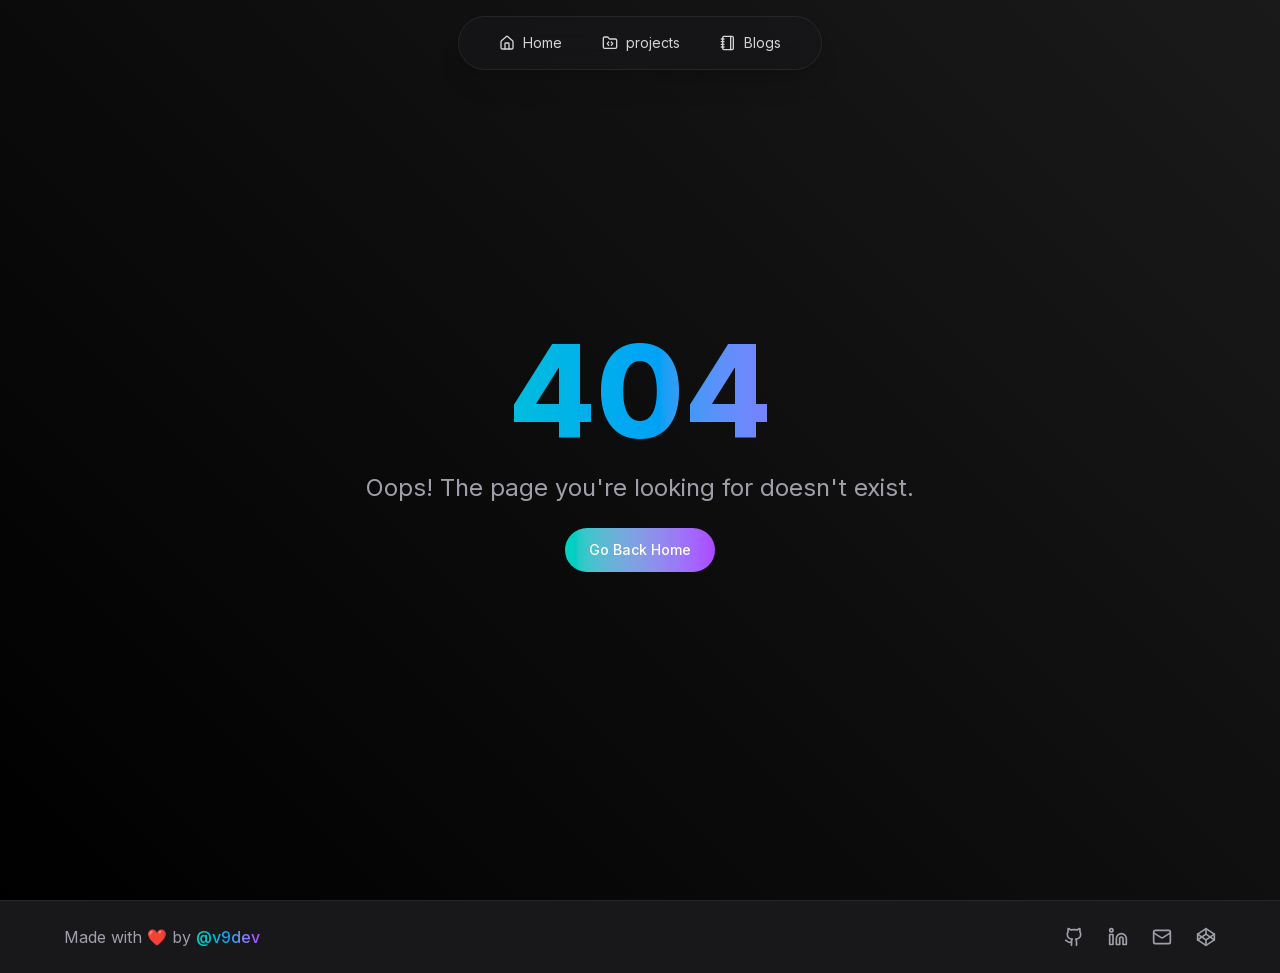
<file: 404/index.html>
<!DOCTYPE html><html lang="en"><head><meta charSet="utf-8"/><meta name="viewport" content="width=device-width, initial-scale=1"/><link rel="preload" href="/_next/static/media/e4af272ccee01ff0-s.p.woff2" as="font" crossorigin="" type="font/woff2"/><link rel="stylesheet" href="/_next/static/css/e1d4c282f3a7dc7d.css" data-precedence="next"/><link rel="preload" as="script" fetchPriority="low" href="/_next/static/chunks/webpack-9682978e3e09731c.js"/><script src="/_next/static/chunks/4bd1b696-1962bfe149af46cd.js" async=""></script><script src="/_next/static/chunks/684-80ddbd5c2fee50a3.js" async=""></script><script src="/_next/static/chunks/main-app-f8c89bbbba01107e.js" async=""></script><script src="/_next/static/chunks/589-c6d9a0c4f492734e.js" async=""></script><script src="/_next/static/chunks/508-6140d659d753d558.js" async=""></script><script src="/_next/static/chunks/745-506e88b98ede02dd.js" async=""></script><script src="/_next/static/chunks/app/page-4b12f24d51383f35.js" async=""></script><script src="/_next/static/chunks/179-875a10d7a1e00ead.js" async=""></script><script src="/_next/static/chunks/app/layout-e3a3eb838d70d9d5.js" async=""></script><script src="/_next/static/chunks/app/not-found-64df80727bd73420.js" async=""></script><meta name="robots" content="noindex"/><meta name="next-size-adjust" content=""/><title>v9dev (JP Singh) – Cloud &amp; Full-Stack Developer | AWS · Next.js · Docker</title><meta name="description" content="JP Singh (v9dev) is a Cloud &amp; Full-Stack Developer specializing in AWS, Next.js, Docker, React, and modern web technologies. Expert in building, deploying, and scaling cloud applications."/><meta name="author" content="JP Singh (v9dev)"/><meta name="keywords" content="v9dev,JP Singh,Cloud Developer,Full-Stack Developer,AWS Developer,Next.js Developer,Docker,React Developer,Node.js Developer,TypeScript,Kubernetes,DevOps,Web Development,Software Engineer,AWS Cloud Solutions,Cloud Applications"/><meta name="creator" content="JP Singh"/><meta name="publisher" content="v9dev"/><meta name="robots" content="index, follow"/><meta name="googlebot" content="index, follow, max-video-preview:-1, max-image-preview:large, max-snippet:-1"/><link rel="canonical" href="https://v9dev.github.io/"/><meta property="og:title" content="v9dev (JP Singh) – Cloud &amp; Full-Stack Developer | AWS · Next.js · Docker"/><meta property="og:description" content="JP Singh (v9dev) is a Cloud &amp; Full-Stack Developer specializing in AWS, Next.js, Docker, React, and modern web technologies. Expert in building, deploying, and scaling cloud applications."/><meta property="og:url" content="https://v9dev.github.io/"/><meta property="og:site_name" content="v9dev (JP Singh) - Cloud &amp; Full-Stack Developer"/><meta property="og:locale" content="en_US"/><meta property="og:image" content="https://v9dev.github.io/images/V9.jpg"/><meta property="og:image:width" content="1200"/><meta property="og:image:height" content="630"/><meta property="og:image:alt" content="v9dev (JP Singh) - Cloud &amp; Full-Stack Developer Portfolio"/><meta property="og:type" content="website"/><meta name="twitter:card" content="summary_large_image"/><meta name="twitter:creator" content="@v9dev"/><meta name="twitter:title" content="v9dev (JP Singh) – Cloud &amp; Full-Stack Developer | AWS · Next.js · Docker"/><meta name="twitter:description" content="JP Singh (v9dev) is a Cloud &amp; Full-Stack Developer specializing in AWS, Next.js, Docker, React, and modern web technologies. Expert in building, deploying, and scaling cloud applications."/><meta name="twitter:image" content="https://v9dev.github.io/images/V9.jpg"/><link rel="icon" href="/favicon.ico" type="image/x-icon" sizes="16x16"/><link rel="icon" href="/favicon.ico"/><link rel="icon" href="/icon.png" type="image/png"/><link rel="apple-touch-icon" href="/apple-icon.png"/><script>document.querySelectorAll('body link[rel="icon"], body link[rel="apple-touch-icon"]').forEach(el => document.head.appendChild(el))</script><script src="/_next/static/chunks/polyfills-42372ed130431b0a.js" noModule=""></script></head><body class="__className_f367f3 bg-black text-white"><noscript><iframe src="https://www.googletagmanager.com/ns.html?id=GTM-KMJN8MHX" height="0" width="0" style="display:none;visibility:hidden"></iframe></noscript><header class="fixed top-4 left-0 right-0 z-50 flex justify-center"><nav class="bg-zinc-900/70 backdrop-blur-md border border-zinc-700/40 rounded-full px-6 py-2 shadow-xl flex gap-2"><div tabindex="0"><a class="flex items-center gap-2 text-sm px-4 py-2 rounded-full transition-all duration-200 text-zinc-300 hover:text-white hover:bg-zinc-800/50" href="/"><svg xmlns="http://www.w3.org/2000/svg" width="24" height="24" viewBox="0 0 24 24" fill="none" stroke="currentColor" stroke-width="2" stroke-linecap="round" stroke-linejoin="round" class="lucide lucide-house h-4 w-4" aria-hidden="true"><path d="M15 21v-8a1 1 0 0 0-1-1h-4a1 1 0 0 0-1 1v8"></path><path d="M3 10a2 2 0 0 1 .709-1.528l7-5.999a2 2 0 0 1 2.582 0l7 5.999A2 2 0 0 1 21 10v9a2 2 0 0 1-2 2H5a2 2 0 0 1-2-2z"></path></svg>Home</a></div><div tabindex="0"><a class="flex items-center gap-2 text-sm px-4 py-2 rounded-full transition-all duration-200 text-zinc-300 hover:text-white hover:bg-zinc-800/50" href="/projects/"><svg xmlns="http://www.w3.org/2000/svg" width="24" height="24" viewBox="0 0 24 24" fill="none" stroke="currentColor" stroke-width="2" stroke-linecap="round" stroke-linejoin="round" class="lucide lucide-folder-code h-4 w-4" aria-hidden="true"><path d="M10 10.5 8 13l2 2.5"></path><path d="m14 10.5 2 2.5-2 2.5"></path><path d="M20 20a2 2 0 0 0 2-2V8a2 2 0 0 0-2-2h-7.9a2 2 0 0 1-1.69-.9L9.6 3.9A2 2 0 0 0 7.93 3H4a2 2 0 0 0-2 2v13a2 2 0 0 0 2 2z"></path></svg>projects</a></div><div tabindex="0"><a class="flex items-center gap-2 text-sm px-4 py-2 rounded-full transition-all duration-200 text-zinc-300 hover:text-white hover:bg-zinc-800/50" href="/blogs/"><svg xmlns="http://www.w3.org/2000/svg" width="24" height="24" viewBox="0 0 24 24" fill="none" stroke="currentColor" stroke-width="2" stroke-linecap="round" stroke-linejoin="round" class="lucide lucide-notebook h-4 w-4" aria-hidden="true"><path d="M2 6h4"></path><path d="M2 10h4"></path><path d="M2 14h4"></path><path d="M2 18h4"></path><rect width="16" height="20" x="4" y="2" rx="2"></rect><path d="M16 2v20"></path></svg>Blogs</a></div></nav></header><section class="min-h-screen flex items-center justify-center px-6 md:px-16 bg-black text-white" style="background:linear-gradient(45deg, #000000, #1a1a1a)"><div class="text-center"><h1 class="text-9xl font-extrabold bg-gradient-to-r from-teal-400 via-sky-500 to-purple-500 text-transparent bg-clip-text" style="opacity:0;transform:translateY(50px)">404</h1><p class="text-2xl mt-4 text-zinc-400" style="opacity:0;transform:translateY(20px)">Oops! The page you&#x27;re looking for doesn&#x27;t exist.</p><div class="mt-6" style="opacity:0;transform:translateY(20px)"><a href="/"><button class="rounded-full px-6 py-3 text-sm font-medium text-white bg-gradient-to-r from-teal-400 to-purple-500 hover:brightness-110 transition-all" tabindex="0">Go Back Home</button></a></div></div></section><!--$--><!--/$--><!--$--><!--/$--><footer class="w-full border-t border-zinc-800 bg-zinc-900 text-white px-6 py-6"><div class="max-w-6xl mx-auto flex flex-col sm:flex-row items-center justify-between gap-6"><div class="text-zinc-400 text-base text-center sm:text-left">Made with <span class="text-red-500">❤️</span> by<!-- --> <a target="_blank" class="bg-gradient-to-r from-teal-400 via-sky-500 to-purple-500 text-transparent bg-clip-text font-medium hover:underline transition" href="https://github.com/v9dev">@v9dev</a></div><div class="flex gap-6 text-zinc-400"><a target="_blank" href="https://github.com/v9dev"><svg xmlns="http://www.w3.org/2000/svg" width="24" height="24" viewBox="0 0 24 24" fill="none" stroke="currentColor" stroke-width="2" stroke-linecap="round" stroke-linejoin="round" class="lucide lucide-github w-5 h-5 hover:text-teal-400 transition" aria-hidden="true"><path d="M15 22v-4a4.8 4.8 0 0 0-1-3.5c3 0 6-2 6-5.5.08-1.25-.27-2.48-1-3.5.28-1.15.28-2.35 0-3.5 0 0-1 0-3 1.5-2.64-.5-5.36-.5-8 0C6 2 5 2 5 2c-.3 1.15-.3 2.35 0 3.5A5.403 5.403 0 0 0 4 9c0 3.5 3 5.5 6 5.5-.39.49-.68 1.05-.85 1.65-.17.6-.22 1.23-.15 1.85v4"></path><path d="M9 18c-4.51 2-5-2-7-2"></path></svg></a><a target="_blank" href="https://linkedin.com/in/iamjpsingh"><svg xmlns="http://www.w3.org/2000/svg" width="24" height="24" viewBox="0 0 24 24" fill="none" stroke="currentColor" stroke-width="2" stroke-linecap="round" stroke-linejoin="round" class="lucide lucide-linkedin w-5 h-5 hover:text-teal-400 transition" aria-hidden="true"><path d="M16 8a6 6 0 0 1 6 6v7h-4v-7a2 2 0 0 0-2-2 2 2 0 0 0-2 2v7h-4v-7a6 6 0 0 1 6-6z"></path><rect width="4" height="12" x="2" y="9"></rect><circle cx="4" cy="4" r="2"></circle></svg></a><a target="_blank" href="mailto:thisjpsingh@gmail.com"><svg xmlns="http://www.w3.org/2000/svg" width="24" height="24" viewBox="0 0 24 24" fill="none" stroke="currentColor" stroke-width="2" stroke-linecap="round" stroke-linejoin="round" class="lucide lucide-mail w-5 h-5 hover:text-teal-400 transition" aria-hidden="true"><path d="m22 7-8.991 5.727a2 2 0 0 1-2.009 0L2 7"></path><rect x="2" y="4" width="20" height="16" rx="2"></rect></svg></a><a target="_blank" href="https://codepen.io/jpthakur"><svg xmlns="http://www.w3.org/2000/svg" width="24" height="24" viewBox="0 0 24 24" fill="none" stroke="currentColor" stroke-width="2" stroke-linecap="round" stroke-linejoin="round" class="lucide lucide-codepen w-5 h-5 hover:text-teal-400 transition" aria-hidden="true"><polygon points="12 2 22 8.5 22 15.5 12 22 2 15.5 2 8.5 12 2"></polygon><line x1="12" x2="12" y1="22" y2="15.5"></line><polyline points="22 8.5 12 15.5 2 8.5"></polyline><polyline points="2 15.5 12 8.5 22 15.5"></polyline><line x1="12" x2="12" y1="2" y2="8.5"></line></svg></a></div></div></footer><script src="/_next/static/chunks/webpack-9682978e3e09731c.js" async=""></script><script>(self.__next_f=self.__next_f||[]).push([0])</script><script>self.__next_f.push([1,"1:\"$Sreact.fragment\"\n2:I[9243,[\"589\",\"static/chunks/589-c6d9a0c4f492734e.js\",\"508\",\"static/chunks/508-6140d659d753d558.js\",\"745\",\"static/chunks/745-506e88b98ede02dd.js\",\"974\",\"static/chunks/app/page-4b12f24d51383f35.js\"],\"\"]\n3:I[5920,[\"589\",\"static/chunks/589-c6d9a0c4f492734e.js\",\"179\",\"static/chunks/179-875a10d7a1e00ead.js\",\"177\",\"static/chunks/app/layout-e3a3eb838d70d9d5.js\"],\"Navbar\"]\n4:I[7555,[],\"\"]\n5:I[1295,[],\"\"]\n6:I[1024,[\"589\",\"static/chunks/589-c6d9a0c4f492734e.js\",\"345\",\"static/chunks/app/not-found-64df80727bd73420.js\"],\"default\"]\n7:I[6874,[\"589\",\"static/chunks/589-c6d9a0c4f492734e.js\",\"179\",\"static/chunks/179-875a10d7a1e00ead.js\",\"177\",\"static/chunks/app/layout-e3a3eb838d70d9d5.js\"],\"\"]\n8:I[894,[],\"ClientPageRoot\"]\nb:I[9665,[],\"MetadataBoundary\"]\nd:I[9665,[],\"OutletBoundary\"]\n10:I[4911,[],\"AsyncMetadataOutlet\"]\n12:I[9665,[],\"ViewportBoundary\"]\n14:I[6614,[],\"\"]\n:HL[\"/_next/static/media/e4af272ccee01ff0-s.p.woff2\",\"font\",{\"crossOrigin\":\"\",\"type\":\"font/woff2\"}]\n:HL[\"/_next/static/css/e1d4c282f3a7dc7d.css\",\"style\"]\n"])</script><script>self.__next_f.push([1,"0:{\"P\":null,\"b\":\"tp45IGpFL6WPu8GcUONc6\",\"p\":\"\",\"c\":[\"\",\"_not-found\",\"\"],\"i\":false,\"f\":[[[\"\",{\"children\":[\"/_not-found\",{\"children\":[\"__PAGE__\",{}]}]},\"$undefined\",\"$undefined\",true],[\"\",[\"$\",\"$1\",\"c\",{\"children\":[[[\"$\",\"link\",\"0\",{\"rel\":\"stylesheet\",\"href\":\"/_next/static/css/e1d4c282f3a7dc7d.css\",\"precedence\":\"next\",\"crossOrigin\":\"$undefined\",\"nonce\":\"$undefined\"}]],[\"$\",\"html\",null,{\"lang\":\"en\",\"children\":[[\"$\",\"head\",null,{\"children\":[[\"$\",\"$L2\",null,{\"id\":\"gtm-script\",\"strategy\":\"afterInteractive\",\"dangerouslySetInnerHTML\":{\"__html\":\"\\n              (function(w,d,s,l,i){w[l]=w[l]||[];w[l].push({'gtm.start':\\n              new Date().getTime(),event:'gtm.js'});var f=d.getElementsByTagName(s)[0],\\n              j=d.createElement(s),dl=l!='dataLayer'?'\u0026l='+l:'';j.async=true;j.src=\\n              'https://www.googletagmanager.com/gtm.js?id='+i+dl;f.parentNode.insertBefore(j,f);\\n              })(window,document,'script','dataLayer','GTM-KMJN8MHX');\\n            \"}}],[\"$\",\"$L2\",null,{\"id\":\"structured-data-person\",\"type\":\"application/ld+json\",\"dangerouslySetInnerHTML\":{\"__html\":\"{\\\"@context\\\":\\\"https://schema.org\\\",\\\"@type\\\":\\\"Person\\\",\\\"name\\\":\\\"JP Singh\\\",\\\"alternateName\\\":\\\"v9dev\\\",\\\"url\\\":\\\"https://v9dev.github.io\\\",\\\"image\\\":\\\"https://v9dev.github.io/images/V9.jpg\\\",\\\"jobTitle\\\":\\\"Cloud \u0026 Full-Stack Developer\\\",\\\"description\\\":\\\"JP Singh (v9dev) is a Cloud \u0026 Full-Stack Developer specializing in AWS, Next.js, Docker, React, and modern web technologies. Expert in building, deploying, and scaling cloud applications.\\\",\\\"sameAs\\\":[\\\"https://github.com/v9dev\\\",\\\"https://medium.com/@jpdesigns\\\"],\\\"knowsAbout\\\":[\\\"Cloud Computing\\\",\\\"AWS\\\",\\\"Next.js\\\",\\\"Docker\\\",\\\"Full-Stack Development\\\",\\\"React\\\",\\\"Node.js\\\",\\\"TypeScript\\\",\\\"DevOps\\\"]}\"}}],[\"$\",\"$L2\",null,{\"id\":\"structured-data-website\",\"type\":\"application/ld+json\",\"dangerouslySetInnerHTML\":{\"__html\":\"{\\\"@context\\\":\\\"https://schema.org\\\",\\\"@type\\\":\\\"WebSite\\\",\\\"name\\\":\\\"v9dev (JP Singh) - Cloud \u0026 Full-Stack Developer\\\",\\\"url\\\":\\\"https://v9dev.github.io\\\",\\\"description\\\":\\\"JP Singh (v9dev) is a Cloud \u0026 Full-Stack Developer specializing in AWS, Next.js, Docker, React, and modern web technologies. Expert in building, deploying, and scaling cloud applications.\\\",\\\"inLanguage\\\":\\\"en-US\\\"}\"}}]]}],[\"$\",\"body\",null,{\"className\":\"__className_f367f3 bg-black text-white\",\"children\":[[\"$\",\"noscript\",null,{\"children\":[\"$\",\"iframe\",null,{\"src\":\"https://www.googletagmanager.com/ns.html?id=GTM-KMJN8MHX\",\"height\":\"0\",\"width\":\"0\",\"style\":{\"display\":\"none\",\"visibility\":\"hidden\"}}]}],[\"$\",\"$L3\",null,{}],[\"$\",\"$L4\",null,{\"parallelRouterKey\":\"children\",\"error\":\"$undefined\",\"errorStyles\":\"$undefined\",\"errorScripts\":\"$undefined\",\"template\":[\"$\",\"$L5\",null,{}],\"templateStyles\":\"$undefined\",\"templateScripts\":\"$undefined\",\"notFound\":[[\"$\",\"$L6\",null,{}],[]],\"forbidden\":\"$undefined\",\"unauthorized\":\"$undefined\"}],[\"$\",\"footer\",null,{\"className\":\"w-full border-t border-zinc-800 bg-zinc-900 text-white px-6 py-6\",\"children\":[\"$\",\"div\",null,{\"className\":\"max-w-6xl mx-auto flex flex-col sm:flex-row items-center justify-between gap-6\",\"children\":[[\"$\",\"div\",null,{\"className\":\"text-zinc-400 text-base text-center sm:text-left\",\"children\":[\"Made with \",[\"$\",\"span\",null,{\"className\":\"text-red-500\",\"children\":\"❤️\"}],\" by\",\" \",[\"$\",\"$L7\",null,{\"href\":\"https://github.com/v9dev\",\"target\":\"_blank\",\"className\":\"bg-gradient-to-r from-teal-400 via-sky-500 to-purple-500 text-transparent bg-clip-text font-medium hover:underline transition\",\"children\":\"@v9dev\"}]]}],[\"$\",\"div\",null,{\"className\":\"flex gap-6 text-zinc-400\",\"children\":[[\"$\",\"$L7\",null,{\"href\":\"https://github.com/v9dev\",\"target\":\"_blank\",\"children\":[\"$\",\"svg\",null,{\"ref\":\"$undefined\",\"xmlns\":\"http://www.w3.org/2000/svg\",\"width\":24,\"height\":24,\"viewBox\":\"0 0 24 24\",\"fill\":\"none\",\"stroke\":\"currentColor\",\"strokeWidth\":2,\"strokeLinecap\":\"round\",\"strokeLinejoin\":\"round\",\"className\":\"lucide lucide-github w-5 h-5 hover:text-teal-400 transition\",\"aria-hidden\":\"true\",\"children\":[[\"$\",\"path\",\"tonef\",{\"d\":\"M15 22v-4a4.8 4.8 0 0 0-1-3.5c3 0 6-2 6-5.5.08-1.25-.27-2.48-1-3.5.28-1.15.28-2.35 0-3.5 0 0-1 0-3 1.5-2.64-.5-5.36-.5-8 0C6 2 5 2 5 2c-.3 1.15-.3 2.35 0 3.5A5.403 5.403 0 0 0 4 9c0 3.5 3 5.5 6 5.5-.39.49-.68 1.05-.85 1.65-.17.6-.22 1.23-.15 1.85v4\"}],[\"$\",\"path\",\"9comsn\",{\"d\":\"M9 18c-4.51 2-5-2-7-2\"}],\"$undefined\"]}]}],[\"$\",\"$L7\",null,{\"href\":\"https://linkedin.com/in/iamjpsingh\",\"target\":\"_blank\",\"children\":[\"$\",\"svg\",null,{\"ref\":\"$undefined\",\"xmlns\":\"http://www.w3.org/2000/svg\",\"width\":24,\"height\":24,\"viewBox\":\"0 0 24 24\",\"fill\":\"none\",\"stroke\":\"currentColor\",\"strokeWidth\":2,\"strokeLinecap\":\"round\",\"strokeLinejoin\":\"round\",\"className\":\"lucide lucide-linkedin w-5 h-5 hover:text-teal-400 transition\",\"aria-hidden\":\"true\",\"children\":[[\"$\",\"path\",\"c2jq9f\",{\"d\":\"M16 8a6 6 0 0 1 6 6v7h-4v-7a2 2 0 0 0-2-2 2 2 0 0 0-2 2v7h-4v-7a6 6 0 0 1 6-6z\"}],[\"$\",\"rect\",\"mk3on5\",{\"width\":\"4\",\"height\":\"12\",\"x\":\"2\",\"y\":\"9\"}],[\"$\",\"circle\",\"bt5ra8\",{\"cx\":\"4\",\"cy\":\"4\",\"r\":\"2\"}],\"$undefined\"]}]}],[\"$\",\"$L7\",null,{\"href\":\"mailto:thisjpsingh@gmail.com\",\"target\":\"_blank\",\"children\":[\"$\",\"svg\",null,{\"ref\":\"$undefined\",\"xmlns\":\"http://www.w3.org/2000/svg\",\"width\":24,\"height\":24,\"viewBox\":\"0 0 24 24\",\"fill\":\"none\",\"stroke\":\"currentColor\",\"strokeWidth\":2,\"strokeLinecap\":\"round\",\"strokeLinejoin\":\"round\",\"className\":\"lucide lucide-mail w-5 h-5 hover:text-teal-400 transition\",\"aria-hidden\":\"true\",\"children\":[[\"$\",\"path\",\"132q7q\",{\"d\":\"m22 7-8.991 5.727a2 2 0 0 1-2.009 0L2 7\"}],[\"$\",\"rect\",\"izxlao\",{\"x\":\"2\",\"y\":\"4\",\"width\":\"20\",\"height\":\"16\",\"rx\":\"2\"}],\"$undefined\"]}]}],[\"$\",\"$L7\",null,{\"href\":\"https://codepen.io/jpthakur\",\"target\":\"_blank\",\"children\":[\"$\",\"svg\",null,{\"ref\":\"$undefined\",\"xmlns\":\"http://www.w3.org/2000/svg\",\"width\":24,\"height\":24,\"viewBox\":\"0 0 24 24\",\"fill\":\"none\",\"stroke\":\"currentColor\",\"strokeWidth\":2,\"strokeLinecap\":\"round\",\"strokeLinejoin\":\"round\",\"className\":\"lucide lucide-codepen w-5 h-5 hover:text-teal-400 transition\",\"aria-hidden\":\"true\",\"children\":[[\"$\",\"polygon\",\"srzb37\",{\"points\":\"12 2 22 8.5 22 15.5 12 22 2 15.5 2 8.5 12 2\"}],[\"$\",\"line\",\"1t73f2\",{\"x1\":\"12\",\"x2\":\"12\",\"y1\":\"22\",\"y2\":\"15.5\"}],[\"$\",\"polyline\",\"ajlxae\",{\"points\":\"22 8.5 12 15.5 2 8.5\"}],[\"$\",\"polyline\",\"susrui\",{\"points\":\"2 15.5 12 8.5 22 15.5\"}],[\"$\",\"line\",\"2cldga\",{\"x1\":\"12\",\"x2\":\"12\",\"y1\":\"2\",\"y2\":\"8.5\"}],\"$undefined\"]}]}]]}]]}]}]]}]]}]]}],{\"children\":[\"/_not-found\",[\"$\",\"$1\",\"c\",{\"children\":[null,[\"$\",\"$L4\",null,{\"parallelRouterKey\":\"children\",\"error\":\"$undefined\",\"errorStyles\":\"$undefined\",\"errorScripts\":\"$undefined\",\"template\":[\"$\",\"$L5\",null,{}],\"templateStyles\":\"$undefined\",\"templateScripts\":\"$undefined\",\"notFound\":\"$undefined\",\"forbidden\":\"$undefined\",\"unauthorized\":\"$undefined\"}]]}],{\"children\":[\"__PAGE__\",[\"$\",\"$1\",\"c\",{\"children\":[[\"$\",\"$L8\",null,{\"Component\":\"$6\",\"searchParams\":{},\"params\":{},\"promises\":[\"$@9\",\"$@a\"]}],[\"$\",\"$Lb\",null,{\"children\":\"$Lc\"}],null,[\"$\",\"$Ld\",null,{\"children\":[\"$Le\",\"$Lf\",[\"$\",\"$L10\",null,{\"promise\":\"$@11\"}]]}]]}],{},null,false]},null,false]},null,false],[\"$\",\"$1\",\"h\",{\"children\":[[\"$\",\"meta\",null,{\"name\":\"robots\",\"content\":\"noindex\"}],[\"$\",\"$1\",\"ACeOeS35DXPKAn6cR6fcP\",{\"children\":[[\"$\",\"$L12\",null,{\"children\":\"$L13\"}],[\"$\",\"meta\",null,{\"name\":\"next-size-adjust\",\"content\":\"\"}]]}],null]}],false]],\"m\":\"$undefined\",\"G\":[\"$14\",\"$undefined\"],\"s\":false,\"S\":true}\n"])</script><script>self.__next_f.push([1,"15:\"$Sreact.suspense\"\n16:I[4911,[],\"AsyncMetadata\"]\n9:{}\na:{}\nc:[\"$\",\"$15\",null,{\"fallback\":null,\"children\":[\"$\",\"$L16\",null,{\"promise\":\"$@17\"}]}]\n"])</script><script>self.__next_f.push([1,"f:null\n"])</script><script>self.__next_f.push([1,"13:[[\"$\",\"meta\",\"0\",{\"charSet\":\"utf-8\"}],[\"$\",\"meta\",\"1\",{\"name\":\"viewport\",\"content\":\"width=device-width, initial-scale=1\"}]]\ne:null\n"])</script><script>self.__next_f.push([1,"17:{\"metadata\":[[\"$\",\"title\",\"0\",{\"children\":\"v9dev (JP Singh) – Cloud \u0026 Full-Stack Developer | AWS · Next.js · Docker\"}],[\"$\",\"meta\",\"1\",{\"name\":\"description\",\"content\":\"JP Singh (v9dev) is a Cloud \u0026 Full-Stack Developer specializing in AWS, Next.js, Docker, React, and modern web technologies. Expert in building, deploying, and scaling cloud applications.\"}],[\"$\",\"meta\",\"2\",{\"name\":\"author\",\"content\":\"JP Singh (v9dev)\"}],[\"$\",\"meta\",\"3\",{\"name\":\"keywords\",\"content\":\"v9dev,JP Singh,Cloud Developer,Full-Stack Developer,AWS Developer,Next.js Developer,Docker,React Developer,Node.js Developer,TypeScript,Kubernetes,DevOps,Web Development,Software Engineer,AWS Cloud Solutions,Cloud Applications\"}],[\"$\",\"meta\",\"4\",{\"name\":\"creator\",\"content\":\"JP Singh\"}],[\"$\",\"meta\",\"5\",{\"name\":\"publisher\",\"content\":\"v9dev\"}],[\"$\",\"meta\",\"6\",{\"name\":\"robots\",\"content\":\"index, follow\"}],[\"$\",\"meta\",\"7\",{\"name\":\"googlebot\",\"content\":\"index, follow, max-video-preview:-1, max-image-preview:large, max-snippet:-1\"}],[\"$\",\"link\",\"8\",{\"rel\":\"canonical\",\"href\":\"https://v9dev.github.io/\"}],[\"$\",\"meta\",\"9\",{\"property\":\"og:title\",\"content\":\"v9dev (JP Singh) – Cloud \u0026 Full-Stack Developer | AWS · Next.js · Docker\"}],[\"$\",\"meta\",\"10\",{\"property\":\"og:description\",\"content\":\"JP Singh (v9dev) is a Cloud \u0026 Full-Stack Developer specializing in AWS, Next.js, Docker, React, and modern web technologies. Expert in building, deploying, and scaling cloud applications.\"}],[\"$\",\"meta\",\"11\",{\"property\":\"og:url\",\"content\":\"https://v9dev.github.io/\"}],[\"$\",\"meta\",\"12\",{\"property\":\"og:site_name\",\"content\":\"v9dev (JP Singh) - Cloud \u0026 Full-Stack Developer\"}],[\"$\",\"meta\",\"13\",{\"property\":\"og:locale\",\"content\":\"en_US\"}],[\"$\",\"meta\",\"14\",{\"property\":\"og:image\",\"content\":\"https://v9dev.github.io/images/V9.jpg\"}],[\"$\",\"meta\",\"15\",{\"property\":\"og:image:width\",\"content\":\"1200\"}],[\"$\",\"meta\",\"16\",{\"property\":\"og:image:height\",\"content\":\"630\"}],[\"$\",\"meta\",\"17\",{\"property\":\"og:image:alt\",\"content\":\"v9dev (JP Singh) - Cloud \u0026 Full-Stack Developer Portfolio\"}],[\"$\",\"meta\",\"18\",{\"property\":\"og:type\",\"content\":\"website\"}],[\"$\",\"meta\",\"19\",{\"name\":\"twitter:card\",\"content\":\"summary_large_image\"}],[\"$\",\"meta\",\"20\",{\"name\":\"twitter:creator\",\"content\":\"@v9dev\"}],[\"$\",\"meta\",\"21\",{\"name\":\"twitter:title\",\"content\":\"v9dev (JP Singh) – Cloud \u0026 Full-Stack Developer | AWS · Next.js · Docker\"}],[\"$\",\"meta\",\"22\",{\"name\":\"twitter:description\",\"content\":\"JP Singh (v9dev) is a Cloud \u0026 Full-Stack Developer specializing in AWS, Next.js, Docker, React, and modern web technologies. Expert in building, deploying, and scaling cloud applications.\"}],[\"$\",\"meta\",\"23\",{\"name\":\"twitter:image\",\"content\":\"https://v9dev.github.io/images/V9.jpg\"}],[\"$\",\"link\",\"24\",{\"rel\":\"icon\",\"href\":\"/favicon.ico\",\"type\":\"image/x-icon\",\"sizes\":\"16x16\"}],[\"$\",\"link\",\"25\",{\"rel\":\"icon\",\"href\":\"/favicon.ico\"}],[\"$\",\"link\",\"26\",{\"rel\":\"icon\",\"href\":\"/icon.png\",\"type\":\"image/png\"}],[\"$\",\"link\",\"27\",{\"rel\":\"apple-touch-icon\",\"href\":\"/apple-icon.png\"}]],\"error\":null,\"digest\":\"$undefined\"}\n"])</script><script>self.__next_f.push([1,"11:{\"metadata\":\"$17:metadata\",\"error\":null,\"digest\":\"$undefined\"}\n"])</script></body></html>
</file>
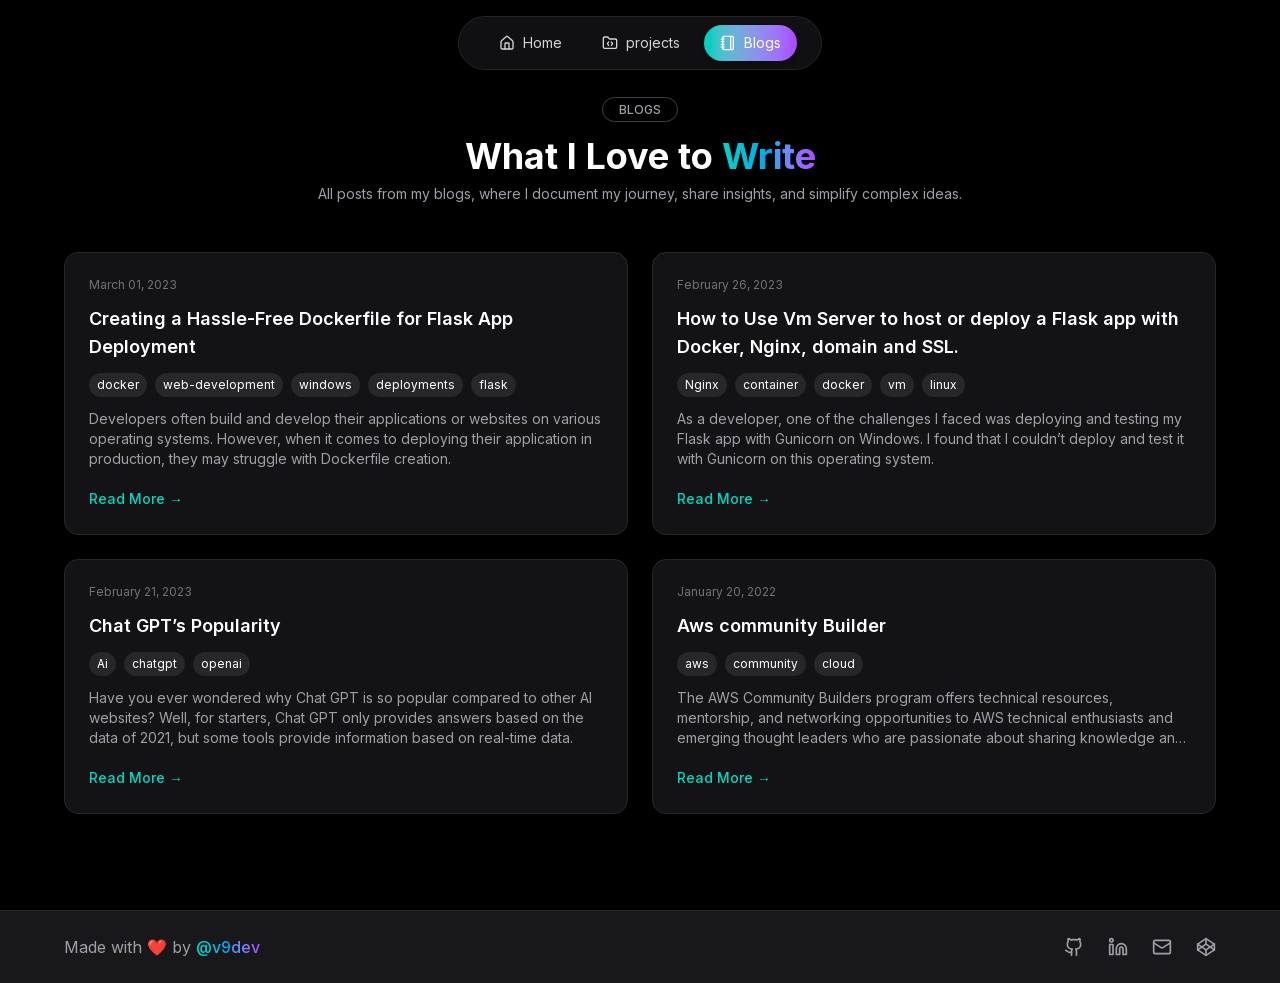
<file: blogs/index.html>
<!DOCTYPE html><html lang="en"><head><meta charSet="utf-8"/><meta name="viewport" content="width=device-width, initial-scale=1"/><link rel="preload" href="/_next/static/media/e4af272ccee01ff0-s.p.woff2" as="font" crossorigin="" type="font/woff2"/><link rel="stylesheet" href="/_next/static/css/e1d4c282f3a7dc7d.css" data-precedence="next"/><link rel="preload" as="script" fetchPriority="low" href="/_next/static/chunks/webpack-9682978e3e09731c.js"/><script src="/_next/static/chunks/4bd1b696-1962bfe149af46cd.js" async=""></script><script src="/_next/static/chunks/684-80ddbd5c2fee50a3.js" async=""></script><script src="/_next/static/chunks/main-app-f8c89bbbba01107e.js" async=""></script><script src="/_next/static/chunks/589-c6d9a0c4f492734e.js" async=""></script><script src="/_next/static/chunks/508-6140d659d753d558.js" async=""></script><script src="/_next/static/chunks/745-506e88b98ede02dd.js" async=""></script><script src="/_next/static/chunks/app/page-4b12f24d51383f35.js" async=""></script><script src="/_next/static/chunks/179-875a10d7a1e00ead.js" async=""></script><script src="/_next/static/chunks/app/layout-e3a3eb838d70d9d5.js" async=""></script><script src="/_next/static/chunks/app/not-found-64df80727bd73420.js" async=""></script><script src="/_next/static/chunks/app/blogs/page-a35a2d9d289f3df8.js" async=""></script><meta name="next-size-adjust" content=""/><title>Technical Blog – AWS, Next.js &amp; Docker Tutorials | v9dev</title><meta name="description" content="Read JP Singh&#x27;s (v9dev) technical articles about AWS, Next.js, Docker, React, and modern web development. Learn from real-world experiences in cloud computing, DevOps, and full-stack development."/><meta name="author" content="JP Singh (v9dev)"/><meta name="keywords" content="v9dev Blog,JP Singh Blog,Technical Blog,AWS Tutorials,Next.js Tutorials,Docker Guide,Web Development Blog,Cloud Computing Articles,DevOps Best Practices,React Tutorials,Full-Stack Development"/><meta name="creator" content="JP Singh"/><meta name="publisher" content="v9dev"/><meta name="robots" content="index, follow"/><meta name="googlebot" content="index, follow, max-video-preview:-1, max-image-preview:large, max-snippet:-1"/><link rel="canonical" href="https://v9dev.github.io/"/><meta property="og:title" content="Technical Blog – AWS, Next.js &amp; Docker Tutorials | v9dev"/><meta property="og:description" content="Read JP Singh&#x27;s (v9dev) technical articles about AWS, Next.js, Docker, React, and modern web development."/><meta property="og:type" content="website"/><meta name="twitter:card" content="summary_large_image"/><meta name="twitter:title" content="Technical Blog – AWS, Next.js &amp; Docker Tutorials | v9dev"/><meta name="twitter:description" content="Read JP Singh&#x27;s (v9dev) technical articles about AWS, Next.js, Docker, React, and modern web development."/><link rel="icon" href="/favicon.ico" type="image/x-icon" sizes="16x16"/><link rel="icon" href="/favicon.ico"/><link rel="icon" href="/icon.png" type="image/png"/><link rel="apple-touch-icon" href="/apple-icon.png"/><script>document.querySelectorAll('body link[rel="icon"], body link[rel="apple-touch-icon"]').forEach(el => document.head.appendChild(el))</script><script src="/_next/static/chunks/polyfills-42372ed130431b0a.js" noModule=""></script></head><body class="__className_f367f3 bg-black text-white"><noscript><iframe src="https://www.googletagmanager.com/ns.html?id=GTM-KMJN8MHX" height="0" width="0" style="display:none;visibility:hidden"></iframe></noscript><header class="fixed top-4 left-0 right-0 z-50 flex justify-center"><nav class="bg-zinc-900/70 backdrop-blur-md border border-zinc-700/40 rounded-full px-6 py-2 shadow-xl flex gap-2"><div tabindex="0"><a class="flex items-center gap-2 text-sm px-4 py-2 rounded-full transition-all duration-200 text-zinc-300 hover:text-white hover:bg-zinc-800/50" href="/"><svg xmlns="http://www.w3.org/2000/svg" width="24" height="24" viewBox="0 0 24 24" fill="none" stroke="currentColor" stroke-width="2" stroke-linecap="round" stroke-linejoin="round" class="lucide lucide-house h-4 w-4" aria-hidden="true"><path d="M15 21v-8a1 1 0 0 0-1-1h-4a1 1 0 0 0-1 1v8"></path><path d="M3 10a2 2 0 0 1 .709-1.528l7-5.999a2 2 0 0 1 2.582 0l7 5.999A2 2 0 0 1 21 10v9a2 2 0 0 1-2 2H5a2 2 0 0 1-2-2z"></path></svg>Home</a></div><div tabindex="0"><a class="flex items-center gap-2 text-sm px-4 py-2 rounded-full transition-all duration-200 text-zinc-300 hover:text-white hover:bg-zinc-800/50" href="/projects/"><svg xmlns="http://www.w3.org/2000/svg" width="24" height="24" viewBox="0 0 24 24" fill="none" stroke="currentColor" stroke-width="2" stroke-linecap="round" stroke-linejoin="round" class="lucide lucide-folder-code h-4 w-4" aria-hidden="true"><path d="M10 10.5 8 13l2 2.5"></path><path d="m14 10.5 2 2.5-2 2.5"></path><path d="M20 20a2 2 0 0 0 2-2V8a2 2 0 0 0-2-2h-7.9a2 2 0 0 1-1.69-.9L9.6 3.9A2 2 0 0 0 7.93 3H4a2 2 0 0 0-2 2v13a2 2 0 0 0 2 2z"></path></svg>projects</a></div><div tabindex="0"><a class="flex items-center gap-2 text-sm px-4 py-2 rounded-full transition-all duration-200 bg-gradient-to-r from-teal-400 to-purple-500 text-white shadow-md" href="/blogs/"><svg xmlns="http://www.w3.org/2000/svg" width="24" height="24" viewBox="0 0 24 24" fill="none" stroke="currentColor" stroke-width="2" stroke-linecap="round" stroke-linejoin="round" class="lucide lucide-notebook h-4 w-4" aria-hidden="true"><path d="M2 6h4"></path><path d="M2 10h4"></path><path d="M2 14h4"></path><path d="M2 18h4"></path><rect width="16" height="20" x="4" y="2" rx="2"></rect><path d="M16 2v20"></path></svg>Blogs</a></div></nav></header><main class="min-h-screen px-6 md:px-16 py-24 bg-black text-white"><div class="text-center mb-12"><span class="uppercase text-xs font-medium border border-zinc-700 px-4 py-1 rounded-full text-zinc-400">Blogs</span><h1 class="text-4xl font-bold mt-4">What I Love to<!-- --> <span class="bg-gradient-to-r from-teal-400 via-sky-500 to-purple-500 text-transparent bg-clip-text">Write</span></h1><p class="text-zinc-400 text-sm mt-2 max-w-2xl mx-auto">All posts from my blogs, where I document my journey, share insights, and simplify complex ideas.</p></div><div class="grid grid-cols-1 sm:grid-cols-2 gap-6 max-w-6xl mx-auto"><div class="relative group rounded-xl border border-zinc-800 bg-zinc-900/80 backdrop-blur-md p-6 overflow-hidden transition-all duration-300"><div class="pointer-events-none absolute -inset-[1px] rounded-[inherit] z-0 opacity-0 group-hover:opacity-100 transition duration-300" style="background:radial-gradient(300px circle at 0px 0px, rgba(94,234,212,0.35), transparent 80%);mask-image:linear-gradient(#fff 0 0);-webkit-mask-image:linear-gradient(#fff 0 0)"></div><a target="_blank" rel="noopener noreferrer" class="relative z-10 block space-y-3" href="https://medium.com/@jpdesigns/creating-a-hassle-free-dockerfile-for-flask-app-deployment-281f47e71727"><span class="text-xs text-zinc-500 block">March 01, 2023</span><h3 class="text-lg font-semibold text-white">Creating a Hassle-Free Dockerfile for Flask App Deployment</h3><div class="flex flex-wrap gap-2 text-xs"><span class="bg-zinc-800 text-white px-2 py-1 rounded-full">docker</span><span class="bg-zinc-800 text-white px-2 py-1 rounded-full">web-development</span><span class="bg-zinc-800 text-white px-2 py-1 rounded-full">windows</span><span class="bg-zinc-800 text-white px-2 py-1 rounded-full">deployments</span><span class="bg-zinc-800 text-white px-2 py-1 rounded-full">flask</span></div><p class="text-sm text-zinc-400 line-clamp-3">Developers often build and develop their applications or websites on various operating systems. However, when it comes to deploying their application in production, they may struggle with Dockerfile creation.</p><span class="text-sm text-teal-400 font-medium inline-block pt-2">Read More →</span></a></div><div class="relative group rounded-xl border border-zinc-800 bg-zinc-900/80 backdrop-blur-md p-6 overflow-hidden transition-all duration-300"><div class="pointer-events-none absolute -inset-[1px] rounded-[inherit] z-0 opacity-0 group-hover:opacity-100 transition duration-300" style="background:radial-gradient(300px circle at 0px 0px, rgba(94,234,212,0.35), transparent 80%);mask-image:linear-gradient(#fff 0 0);-webkit-mask-image:linear-gradient(#fff 0 0)"></div><a target="_blank" rel="noopener noreferrer" class="relative z-10 block space-y-3" href="https://medium.com/@jpdesigns/how-to-use-nginx-to-access-a-docker-container-running-on-a-vm-server-249cdd528c92"><span class="text-xs text-zinc-500 block">February 26, 2023</span><h3 class="text-lg font-semibold text-white">How to Use Vm Server to host or deploy a Flask app with Docker, Nginx, domain and SSL.</h3><div class="flex flex-wrap gap-2 text-xs"><span class="bg-zinc-800 text-white px-2 py-1 rounded-full">Nginx</span><span class="bg-zinc-800 text-white px-2 py-1 rounded-full">container</span><span class="bg-zinc-800 text-white px-2 py-1 rounded-full">docker</span><span class="bg-zinc-800 text-white px-2 py-1 rounded-full">vm</span><span class="bg-zinc-800 text-white px-2 py-1 rounded-full">linux</span></div><p class="text-sm text-zinc-400 line-clamp-3">As a developer, one of the challenges I faced was deploying and testing my Flask app with Gunicorn on Windows. I found that I couldn’t deploy and test it with Gunicorn on this operating system.</p><span class="text-sm text-teal-400 font-medium inline-block pt-2">Read More →</span></a></div><div class="relative group rounded-xl border border-zinc-800 bg-zinc-900/80 backdrop-blur-md p-6 overflow-hidden transition-all duration-300"><div class="pointer-events-none absolute -inset-[1px] rounded-[inherit] z-0 opacity-0 group-hover:opacity-100 transition duration-300" style="background:radial-gradient(300px circle at 0px 0px, rgba(94,234,212,0.35), transparent 80%);mask-image:linear-gradient(#fff 0 0);-webkit-mask-image:linear-gradient(#fff 0 0)"></div><a target="_blank" rel="noopener noreferrer" class="relative z-10 block space-y-3" href="https://medium.com/@jpdesigns/chat-gpts-popularity-9a4c8a6faa3d"><span class="text-xs text-zinc-500 block">February 21, 2023</span><h3 class="text-lg font-semibold text-white">Chat GPT’s Popularity</h3><div class="flex flex-wrap gap-2 text-xs"><span class="bg-zinc-800 text-white px-2 py-1 rounded-full">Ai</span><span class="bg-zinc-800 text-white px-2 py-1 rounded-full">chatgpt</span><span class="bg-zinc-800 text-white px-2 py-1 rounded-full">openai</span></div><p class="text-sm text-zinc-400 line-clamp-3">Have you ever wondered why Chat GPT is so popular compared to other AI websites? Well, for starters, Chat GPT only provides answers based on the data of 2021, but some tools provide information based on real-time data.</p><span class="text-sm text-teal-400 font-medium inline-block pt-2">Read More →</span></a></div><div class="relative group rounded-xl border border-zinc-800 bg-zinc-900/80 backdrop-blur-md p-6 overflow-hidden transition-all duration-300"><div class="pointer-events-none absolute -inset-[1px] rounded-[inherit] z-0 opacity-0 group-hover:opacity-100 transition duration-300" style="background:radial-gradient(300px circle at 0px 0px, rgba(94,234,212,0.35), transparent 80%);mask-image:linear-gradient(#fff 0 0);-webkit-mask-image:linear-gradient(#fff 0 0)"></div><a target="_blank" rel="noopener noreferrer" class="relative z-10 block space-y-3" href="https://codingarea100.blogspot.com/2022/01/aws-community-builder.html"><span class="text-xs text-zinc-500 block">January 20, 2022</span><h3 class="text-lg font-semibold text-white">Aws community Builder</h3><div class="flex flex-wrap gap-2 text-xs"><span class="bg-zinc-800 text-white px-2 py-1 rounded-full">aws</span><span class="bg-zinc-800 text-white px-2 py-1 rounded-full">community</span><span class="bg-zinc-800 text-white px-2 py-1 rounded-full">cloud</span></div><p class="text-sm text-zinc-400 line-clamp-3"> The AWS Community Builders program offers technical resources, mentorship, and networking opportunities to AWS technical enthusiasts and emerging thought leaders who are passionate about sharing knowledge and connecting with the technical community.</p><span class="text-sm text-teal-400 font-medium inline-block pt-2">Read More →</span></a></div></div></main><!--$--><!--/$--><!--$--><!--/$--><footer class="w-full border-t border-zinc-800 bg-zinc-900 text-white px-6 py-6"><div class="max-w-6xl mx-auto flex flex-col sm:flex-row items-center justify-between gap-6"><div class="text-zinc-400 text-base text-center sm:text-left">Made with <span class="text-red-500">❤️</span> by<!-- --> <a target="_blank" class="bg-gradient-to-r from-teal-400 via-sky-500 to-purple-500 text-transparent bg-clip-text font-medium hover:underline transition" href="https://github.com/v9dev">@v9dev</a></div><div class="flex gap-6 text-zinc-400"><a target="_blank" href="https://github.com/v9dev"><svg xmlns="http://www.w3.org/2000/svg" width="24" height="24" viewBox="0 0 24 24" fill="none" stroke="currentColor" stroke-width="2" stroke-linecap="round" stroke-linejoin="round" class="lucide lucide-github w-5 h-5 hover:text-teal-400 transition" aria-hidden="true"><path d="M15 22v-4a4.8 4.8 0 0 0-1-3.5c3 0 6-2 6-5.5.08-1.25-.27-2.48-1-3.5.28-1.15.28-2.35 0-3.5 0 0-1 0-3 1.5-2.64-.5-5.36-.5-8 0C6 2 5 2 5 2c-.3 1.15-.3 2.35 0 3.5A5.403 5.403 0 0 0 4 9c0 3.5 3 5.5 6 5.5-.39.49-.68 1.05-.85 1.65-.17.6-.22 1.23-.15 1.85v4"></path><path d="M9 18c-4.51 2-5-2-7-2"></path></svg></a><a target="_blank" href="https://linkedin.com/in/iamjpsingh"><svg xmlns="http://www.w3.org/2000/svg" width="24" height="24" viewBox="0 0 24 24" fill="none" stroke="currentColor" stroke-width="2" stroke-linecap="round" stroke-linejoin="round" class="lucide lucide-linkedin w-5 h-5 hover:text-teal-400 transition" aria-hidden="true"><path d="M16 8a6 6 0 0 1 6 6v7h-4v-7a2 2 0 0 0-2-2 2 2 0 0 0-2 2v7h-4v-7a6 6 0 0 1 6-6z"></path><rect width="4" height="12" x="2" y="9"></rect><circle cx="4" cy="4" r="2"></circle></svg></a><a target="_blank" href="mailto:thisjpsingh@gmail.com"><svg xmlns="http://www.w3.org/2000/svg" width="24" height="24" viewBox="0 0 24 24" fill="none" stroke="currentColor" stroke-width="2" stroke-linecap="round" stroke-linejoin="round" class="lucide lucide-mail w-5 h-5 hover:text-teal-400 transition" aria-hidden="true"><path d="m22 7-8.991 5.727a2 2 0 0 1-2.009 0L2 7"></path><rect x="2" y="4" width="20" height="16" rx="2"></rect></svg></a><a target="_blank" href="https://codepen.io/jpthakur"><svg xmlns="http://www.w3.org/2000/svg" width="24" height="24" viewBox="0 0 24 24" fill="none" stroke="currentColor" stroke-width="2" stroke-linecap="round" stroke-linejoin="round" class="lucide lucide-codepen w-5 h-5 hover:text-teal-400 transition" aria-hidden="true"><polygon points="12 2 22 8.5 22 15.5 12 22 2 15.5 2 8.5 12 2"></polygon><line x1="12" x2="12" y1="22" y2="15.5"></line><polyline points="22 8.5 12 15.5 2 8.5"></polyline><polyline points="2 15.5 12 8.5 22 15.5"></polyline><line x1="12" x2="12" y1="2" y2="8.5"></line></svg></a></div></div></footer><script src="/_next/static/chunks/webpack-9682978e3e09731c.js" async=""></script><script>(self.__next_f=self.__next_f||[]).push([0])</script><script>self.__next_f.push([1,"1:\"$Sreact.fragment\"\n2:I[9243,[\"589\",\"static/chunks/589-c6d9a0c4f492734e.js\",\"508\",\"static/chunks/508-6140d659d753d558.js\",\"745\",\"static/chunks/745-506e88b98ede02dd.js\",\"974\",\"static/chunks/app/page-4b12f24d51383f35.js\"],\"\"]\n3:I[5920,[\"589\",\"static/chunks/589-c6d9a0c4f492734e.js\",\"179\",\"static/chunks/179-875a10d7a1e00ead.js\",\"177\",\"static/chunks/app/layout-e3a3eb838d70d9d5.js\"],\"Navbar\"]\n4:I[7555,[],\"\"]\n5:I[1295,[],\"\"]\n6:I[1024,[\"589\",\"static/chunks/589-c6d9a0c4f492734e.js\",\"345\",\"static/chunks/app/not-found-64df80727bd73420.js\"],\"default\"]\n7:I[6874,[\"589\",\"static/chunks/589-c6d9a0c4f492734e.js\",\"179\",\"static/chunks/179-875a10d7a1e00ead.js\",\"177\",\"static/chunks/app/layout-e3a3eb838d70d9d5.js\"],\"\"]\n8:I[9877,[\"589\",\"static/chunks/589-c6d9a0c4f492734e.js\",\"156\",\"static/chunks/app/blogs/page-a35a2d9d289f3df8.js\"],\"default\"]\n9:I[9665,[],\"MetadataBoundary\"]\nb:I[9665,[],\"OutletBoundary\"]\ne:I[4911,[],\"AsyncMetadataOutlet\"]\n10:I[9665,[],\"ViewportBoundary\"]\n12:I[6614,[],\"\"]\n:HL[\"/_next/static/media/e4af272ccee01ff0-s.p.woff2\",\"font\",{\"crossOrigin\":\"\",\"type\":\"font/woff2\"}]\n:HL[\"/_next/static/css/e1d4c282f3a7dc7d.css\",\"style\"]\n"])</script><script>self.__next_f.push([1,"0:{\"P\":null,\"b\":\"tp45IGpFL6WPu8GcUONc6\",\"p\":\"\",\"c\":[\"\",\"blogs\",\"\"],\"i\":false,\"f\":[[[\"\",{\"children\":[\"blogs\",{\"children\":[\"__PAGE__\",{}]}]},\"$undefined\",\"$undefined\",true],[\"\",[\"$\",\"$1\",\"c\",{\"children\":[[[\"$\",\"link\",\"0\",{\"rel\":\"stylesheet\",\"href\":\"/_next/static/css/e1d4c282f3a7dc7d.css\",\"precedence\":\"next\",\"crossOrigin\":\"$undefined\",\"nonce\":\"$undefined\"}]],[\"$\",\"html\",null,{\"lang\":\"en\",\"children\":[[\"$\",\"head\",null,{\"children\":[[\"$\",\"$L2\",null,{\"id\":\"gtm-script\",\"strategy\":\"afterInteractive\",\"dangerouslySetInnerHTML\":{\"__html\":\"\\n              (function(w,d,s,l,i){w[l]=w[l]||[];w[l].push({'gtm.start':\\n              new Date().getTime(),event:'gtm.js'});var f=d.getElementsByTagName(s)[0],\\n              j=d.createElement(s),dl=l!='dataLayer'?'\u0026l='+l:'';j.async=true;j.src=\\n              'https://www.googletagmanager.com/gtm.js?id='+i+dl;f.parentNode.insertBefore(j,f);\\n              })(window,document,'script','dataLayer','GTM-KMJN8MHX');\\n            \"}}],[\"$\",\"$L2\",null,{\"id\":\"structured-data-person\",\"type\":\"application/ld+json\",\"dangerouslySetInnerHTML\":{\"__html\":\"{\\\"@context\\\":\\\"https://schema.org\\\",\\\"@type\\\":\\\"Person\\\",\\\"name\\\":\\\"JP Singh\\\",\\\"alternateName\\\":\\\"v9dev\\\",\\\"url\\\":\\\"https://v9dev.github.io\\\",\\\"image\\\":\\\"https://v9dev.github.io/images/V9.jpg\\\",\\\"jobTitle\\\":\\\"Cloud \u0026 Full-Stack Developer\\\",\\\"description\\\":\\\"JP Singh (v9dev) is a Cloud \u0026 Full-Stack Developer specializing in AWS, Next.js, Docker, React, and modern web technologies. Expert in building, deploying, and scaling cloud applications.\\\",\\\"sameAs\\\":[\\\"https://github.com/v9dev\\\",\\\"https://medium.com/@jpdesigns\\\"],\\\"knowsAbout\\\":[\\\"Cloud Computing\\\",\\\"AWS\\\",\\\"Next.js\\\",\\\"Docker\\\",\\\"Full-Stack Development\\\",\\\"React\\\",\\\"Node.js\\\",\\\"TypeScript\\\",\\\"DevOps\\\"]}\"}}],[\"$\",\"$L2\",null,{\"id\":\"structured-data-website\",\"type\":\"application/ld+json\",\"dangerouslySetInnerHTML\":{\"__html\":\"{\\\"@context\\\":\\\"https://schema.org\\\",\\\"@type\\\":\\\"WebSite\\\",\\\"name\\\":\\\"v9dev (JP Singh) - Cloud \u0026 Full-Stack Developer\\\",\\\"url\\\":\\\"https://v9dev.github.io\\\",\\\"description\\\":\\\"JP Singh (v9dev) is a Cloud \u0026 Full-Stack Developer specializing in AWS, Next.js, Docker, React, and modern web technologies. Expert in building, deploying, and scaling cloud applications.\\\",\\\"inLanguage\\\":\\\"en-US\\\"}\"}}]]}],[\"$\",\"body\",null,{\"className\":\"__className_f367f3 bg-black text-white\",\"children\":[[\"$\",\"noscript\",null,{\"children\":[\"$\",\"iframe\",null,{\"src\":\"https://www.googletagmanager.com/ns.html?id=GTM-KMJN8MHX\",\"height\":\"0\",\"width\":\"0\",\"style\":{\"display\":\"none\",\"visibility\":\"hidden\"}}]}],[\"$\",\"$L3\",null,{}],[\"$\",\"$L4\",null,{\"parallelRouterKey\":\"children\",\"error\":\"$undefined\",\"errorStyles\":\"$undefined\",\"errorScripts\":\"$undefined\",\"template\":[\"$\",\"$L5\",null,{}],\"templateStyles\":\"$undefined\",\"templateScripts\":\"$undefined\",\"notFound\":[[\"$\",\"$L6\",null,{}],[]],\"forbidden\":\"$undefined\",\"unauthorized\":\"$undefined\"}],[\"$\",\"footer\",null,{\"className\":\"w-full border-t border-zinc-800 bg-zinc-900 text-white px-6 py-6\",\"children\":[\"$\",\"div\",null,{\"className\":\"max-w-6xl mx-auto flex flex-col sm:flex-row items-center justify-between gap-6\",\"children\":[[\"$\",\"div\",null,{\"className\":\"text-zinc-400 text-base text-center sm:text-left\",\"children\":[\"Made with \",[\"$\",\"span\",null,{\"className\":\"text-red-500\",\"children\":\"❤️\"}],\" by\",\" \",[\"$\",\"$L7\",null,{\"href\":\"https://github.com/v9dev\",\"target\":\"_blank\",\"className\":\"bg-gradient-to-r from-teal-400 via-sky-500 to-purple-500 text-transparent bg-clip-text font-medium hover:underline transition\",\"children\":\"@v9dev\"}]]}],[\"$\",\"div\",null,{\"className\":\"flex gap-6 text-zinc-400\",\"children\":[[\"$\",\"$L7\",null,{\"href\":\"https://github.com/v9dev\",\"target\":\"_blank\",\"children\":[\"$\",\"svg\",null,{\"ref\":\"$undefined\",\"xmlns\":\"http://www.w3.org/2000/svg\",\"width\":24,\"height\":24,\"viewBox\":\"0 0 24 24\",\"fill\":\"none\",\"stroke\":\"currentColor\",\"strokeWidth\":2,\"strokeLinecap\":\"round\",\"strokeLinejoin\":\"round\",\"className\":\"lucide lucide-github w-5 h-5 hover:text-teal-400 transition\",\"aria-hidden\":\"true\",\"children\":[[\"$\",\"path\",\"tonef\",{\"d\":\"M15 22v-4a4.8 4.8 0 0 0-1-3.5c3 0 6-2 6-5.5.08-1.25-.27-2.48-1-3.5.28-1.15.28-2.35 0-3.5 0 0-1 0-3 1.5-2.64-.5-5.36-.5-8 0C6 2 5 2 5 2c-.3 1.15-.3 2.35 0 3.5A5.403 5.403 0 0 0 4 9c0 3.5 3 5.5 6 5.5-.39.49-.68 1.05-.85 1.65-.17.6-.22 1.23-.15 1.85v4\"}],[\"$\",\"path\",\"9comsn\",{\"d\":\"M9 18c-4.51 2-5-2-7-2\"}],\"$undefined\"]}]}],[\"$\",\"$L7\",null,{\"href\":\"https://linkedin.com/in/iamjpsingh\",\"target\":\"_blank\",\"children\":[\"$\",\"svg\",null,{\"ref\":\"$undefined\",\"xmlns\":\"http://www.w3.org/2000/svg\",\"width\":24,\"height\":24,\"viewBox\":\"0 0 24 24\",\"fill\":\"none\",\"stroke\":\"currentColor\",\"strokeWidth\":2,\"strokeLinecap\":\"round\",\"strokeLinejoin\":\"round\",\"className\":\"lucide lucide-linkedin w-5 h-5 hover:text-teal-400 transition\",\"aria-hidden\":\"true\",\"children\":[[\"$\",\"path\",\"c2jq9f\",{\"d\":\"M16 8a6 6 0 0 1 6 6v7h-4v-7a2 2 0 0 0-2-2 2 2 0 0 0-2 2v7h-4v-7a6 6 0 0 1 6-6z\"}],[\"$\",\"rect\",\"mk3on5\",{\"width\":\"4\",\"height\":\"12\",\"x\":\"2\",\"y\":\"9\"}],[\"$\",\"circle\",\"bt5ra8\",{\"cx\":\"4\",\"cy\":\"4\",\"r\":\"2\"}],\"$undefined\"]}]}],[\"$\",\"$L7\",null,{\"href\":\"mailto:thisjpsingh@gmail.com\",\"target\":\"_blank\",\"children\":[\"$\",\"svg\",null,{\"ref\":\"$undefined\",\"xmlns\":\"http://www.w3.org/2000/svg\",\"width\":24,\"height\":24,\"viewBox\":\"0 0 24 24\",\"fill\":\"none\",\"stroke\":\"currentColor\",\"strokeWidth\":2,\"strokeLinecap\":\"round\",\"strokeLinejoin\":\"round\",\"className\":\"lucide lucide-mail w-5 h-5 hover:text-teal-400 transition\",\"aria-hidden\":\"true\",\"children\":[[\"$\",\"path\",\"132q7q\",{\"d\":\"m22 7-8.991 5.727a2 2 0 0 1-2.009 0L2 7\"}],[\"$\",\"rect\",\"izxlao\",{\"x\":\"2\",\"y\":\"4\",\"width\":\"20\",\"height\":\"16\",\"rx\":\"2\"}],\"$undefined\"]}]}],[\"$\",\"$L7\",null,{\"href\":\"https://codepen.io/jpthakur\",\"target\":\"_blank\",\"children\":[\"$\",\"svg\",null,{\"ref\":\"$undefined\",\"xmlns\":\"http://www.w3.org/2000/svg\",\"width\":24,\"height\":24,\"viewBox\":\"0 0 24 24\",\"fill\":\"none\",\"stroke\":\"currentColor\",\"strokeWidth\":2,\"strokeLinecap\":\"round\",\"strokeLinejoin\":\"round\",\"className\":\"lucide lucide-codepen w-5 h-5 hover:text-teal-400 transition\",\"aria-hidden\":\"true\",\"children\":[[\"$\",\"polygon\",\"srzb37\",{\"points\":\"12 2 22 8.5 22 15.5 12 22 2 15.5 2 8.5 12 2\"}],[\"$\",\"line\",\"1t73f2\",{\"x1\":\"12\",\"x2\":\"12\",\"y1\":\"22\",\"y2\":\"15.5\"}],[\"$\",\"polyline\",\"ajlxae\",{\"points\":\"22 8.5 12 15.5 2 8.5\"}],[\"$\",\"polyline\",\"susrui\",{\"points\":\"2 15.5 12 8.5 22 15.5\"}],[\"$\",\"line\",\"2cldga\",{\"x1\":\"12\",\"x2\":\"12\",\"y1\":\"2\",\"y2\":\"8.5\"}],\"$undefined\"]}]}]]}]]}]}]]}]]}]]}],{\"children\":[\"blogs\",[\"$\",\"$1\",\"c\",{\"children\":[null,[\"$\",\"$L4\",null,{\"parallelRouterKey\":\"children\",\"error\":\"$undefined\",\"errorStyles\":\"$undefined\",\"errorScripts\":\"$undefined\",\"template\":[\"$\",\"$L5\",null,{}],\"templateStyles\":\"$undefined\",\"templateScripts\":\"$undefined\",\"notFound\":\"$undefined\",\"forbidden\":\"$undefined\",\"unauthorized\":\"$undefined\"}]]}],{\"children\":[\"__PAGE__\",[\"$\",\"$1\",\"c\",{\"children\":[[\"$\",\"main\",null,{\"className\":\"min-h-screen px-6 md:px-16 py-24 bg-black text-white\",\"children\":[[\"$\",\"div\",null,{\"className\":\"text-center mb-12\",\"children\":[[\"$\",\"span\",null,{\"className\":\"uppercase text-xs font-medium border border-zinc-700 px-4 py-1 rounded-full text-zinc-400\",\"children\":\"Blogs\"}],[\"$\",\"h1\",null,{\"className\":\"text-4xl font-bold mt-4\",\"children\":[\"What I Love to\",\" \",[\"$\",\"span\",null,{\"className\":\"bg-gradient-to-r from-teal-400 via-sky-500 to-purple-500 text-transparent bg-clip-text\",\"children\":\"Write\"}]]}],[\"$\",\"p\",null,{\"className\":\"text-zinc-400 text-sm mt-2 max-w-2xl mx-auto\",\"children\":\"All posts from my blogs, where I document my journey, share insights, and simplify complex ideas.\"}]]}],[\"$\",\"div\",null,{\"className\":\"grid grid-cols-1 sm:grid-cols-2 gap-6 max-w-6xl mx-auto\",\"children\":[[\"$\",\"$L8\",\"0\",{\"title\":\"Creating a Hassle-Free Dockerfile for Flask App Deployment\",\"description\":\"Developers often build and develop their applications or websites on various operating systems. However, when it comes to deploying their application in production, they may struggle with Dockerfile creation.\",\"date\":\"March 01, 2023\",\"tags\":[\"docker\",\"web-development\",\"windows\",\"deployments\",\"flask\"],\"url\":\"https://medium.com/@jpdesigns/creating-a-hassle-free-dockerfile-for-flask-app-deployment-281f47e71727\"}],[\"$\",\"$L8\",\"1\",{\"title\":\"How to Use Vm Server to host or deploy a Flask app with Docker, Nginx, domain and SSL.\",\"description\":\"As a developer, one of the challenges I faced was deploying and testing my Flask app with Gunicorn on Windows. I found that I couldn’t deploy and test it with Gunicorn on this operating system.\",\"date\":\"February 26, 2023\",\"tags\":[\"Nginx\",\"container\",\"docker\",\"vm\",\"linux\"],\"url\":\"https://medium.com/@jpdesigns/how-to-use-nginx-to-access-a-docker-container-running-on-a-vm-server-249cdd528c92\"}],[\"$\",\"$L8\",\"2\",{\"title\":\"Chat GPT’s Popularity\",\"description\":\"Have you ever wondered why Chat GPT is so popular compared to other AI websites? Well, for starters, Chat GPT only provides answers based on the data of 2021, but some tools provide information based on real-time data.\",\"date\":\"February 21, 2023\",\"tags\":[\"Ai\",\"chatgpt\",\"openai\"],\"url\":\"https://medium.com/@jpdesigns/chat-gpts-popularity-9a4c8a6faa3d\"}],[\"$\",\"$L8\",\"3\",{\"title\":\"Aws community Builder\",\"description\":\" The AWS Community Builders program offers technical resources, mentorship, and networking opportunities to AWS technical enthusiasts and emerging thought leaders who are passionate about sharing knowledge and connecting with the technical community.\",\"date\":\"January 20, 2022\",\"tags\":[\"aws\",\"community\",\"cloud\"],\"url\":\"https://codingarea100.blogspot.com/2022/01/aws-community-builder.html\"}]]}]]}],[\"$\",\"$L9\",null,{\"children\":\"$La\"}],null,[\"$\",\"$Lb\",null,{\"children\":[\"$Lc\",\"$Ld\",[\"$\",\"$Le\",null,{\"promise\":\"$@f\"}]]}]]}],{},null,false]},null,false]},null,false],[\"$\",\"$1\",\"h\",{\"children\":[null,[\"$\",\"$1\",\"6VUqf9NRd7DF6qVWN1zKi\",{\"children\":[[\"$\",\"$L10\",null,{\"children\":\"$L11\"}],[\"$\",\"meta\",null,{\"name\":\"next-size-adjust\",\"content\":\"\"}]]}],null]}],false]],\"m\":\"$undefined\",\"G\":[\"$12\",\"$undefined\"],\"s\":false,\"S\":true}\n"])</script><script>self.__next_f.push([1,"13:\"$Sreact.suspense\"\n14:I[4911,[],\"AsyncMetadata\"]\na:[\"$\",\"$13\",null,{\"fallback\":null,\"children\":[\"$\",\"$L14\",null,{\"promise\":\"$@15\"}]}]\n"])</script><script>self.__next_f.push([1,"d:null\n"])</script><script>self.__next_f.push([1,"11:[[\"$\",\"meta\",\"0\",{\"charSet\":\"utf-8\"}],[\"$\",\"meta\",\"1\",{\"name\":\"viewport\",\"content\":\"width=device-width, initial-scale=1\"}]]\nc:null\n"])</script><script>self.__next_f.push([1,"15:{\"metadata\":[[\"$\",\"title\",\"0\",{\"children\":\"Technical Blog – AWS, Next.js \u0026 Docker Tutorials | v9dev\"}],[\"$\",\"meta\",\"1\",{\"name\":\"description\",\"content\":\"Read JP Singh's (v9dev) technical articles about AWS, Next.js, Docker, React, and modern web development. Learn from real-world experiences in cloud computing, DevOps, and full-stack development.\"}],[\"$\",\"meta\",\"2\",{\"name\":\"author\",\"content\":\"JP Singh (v9dev)\"}],[\"$\",\"meta\",\"3\",{\"name\":\"keywords\",\"content\":\"v9dev Blog,JP Singh Blog,Technical Blog,AWS Tutorials,Next.js Tutorials,Docker Guide,Web Development Blog,Cloud Computing Articles,DevOps Best Practices,React Tutorials,Full-Stack Development\"}],[\"$\",\"meta\",\"4\",{\"name\":\"creator\",\"content\":\"JP Singh\"}],[\"$\",\"meta\",\"5\",{\"name\":\"publisher\",\"content\":\"v9dev\"}],[\"$\",\"meta\",\"6\",{\"name\":\"robots\",\"content\":\"index, follow\"}],[\"$\",\"meta\",\"7\",{\"name\":\"googlebot\",\"content\":\"index, follow, max-video-preview:-1, max-image-preview:large, max-snippet:-1\"}],[\"$\",\"link\",\"8\",{\"rel\":\"canonical\",\"href\":\"https://v9dev.github.io/\"}],[\"$\",\"meta\",\"9\",{\"property\":\"og:title\",\"content\":\"Technical Blog – AWS, Next.js \u0026 Docker Tutorials | v9dev\"}],[\"$\",\"meta\",\"10\",{\"property\":\"og:description\",\"content\":\"Read JP Singh's (v9dev) technical articles about AWS, Next.js, Docker, React, and modern web development.\"}],[\"$\",\"meta\",\"11\",{\"property\":\"og:type\",\"content\":\"website\"}],[\"$\",\"meta\",\"12\",{\"name\":\"twitter:card\",\"content\":\"summary_large_image\"}],[\"$\",\"meta\",\"13\",{\"name\":\"twitter:title\",\"content\":\"Technical Blog – AWS, Next.js \u0026 Docker Tutorials | v9dev\"}],[\"$\",\"meta\",\"14\",{\"name\":\"twitter:description\",\"content\":\"Read JP Singh's (v9dev) technical articles about AWS, Next.js, Docker, React, and modern web development.\"}],[\"$\",\"link\",\"15\",{\"rel\":\"icon\",\"href\":\"/favicon.ico\",\"type\":\"image/x-icon\",\"sizes\":\"16x16\"}],[\"$\",\"link\",\"16\",{\"rel\":\"icon\",\"href\":\"/favicon.ico\"}],[\"$\",\"link\",\"17\",{\"rel\":\"icon\",\"href\":\"/icon.png\",\"type\":\"image/png\"}],[\"$\",\"link\",\"18\",{\"rel\":\"apple-touch-icon\",\"href\":\"/apple-icon.png\"}]],\"error\":null,\"digest\":\"$undefined\"}\n"])</script><script>self.__next_f.push([1,"f:{\"metadata\":\"$15:metadata\",\"error\":null,\"digest\":\"$undefined\"}\n"])</script></body></html>
</file>
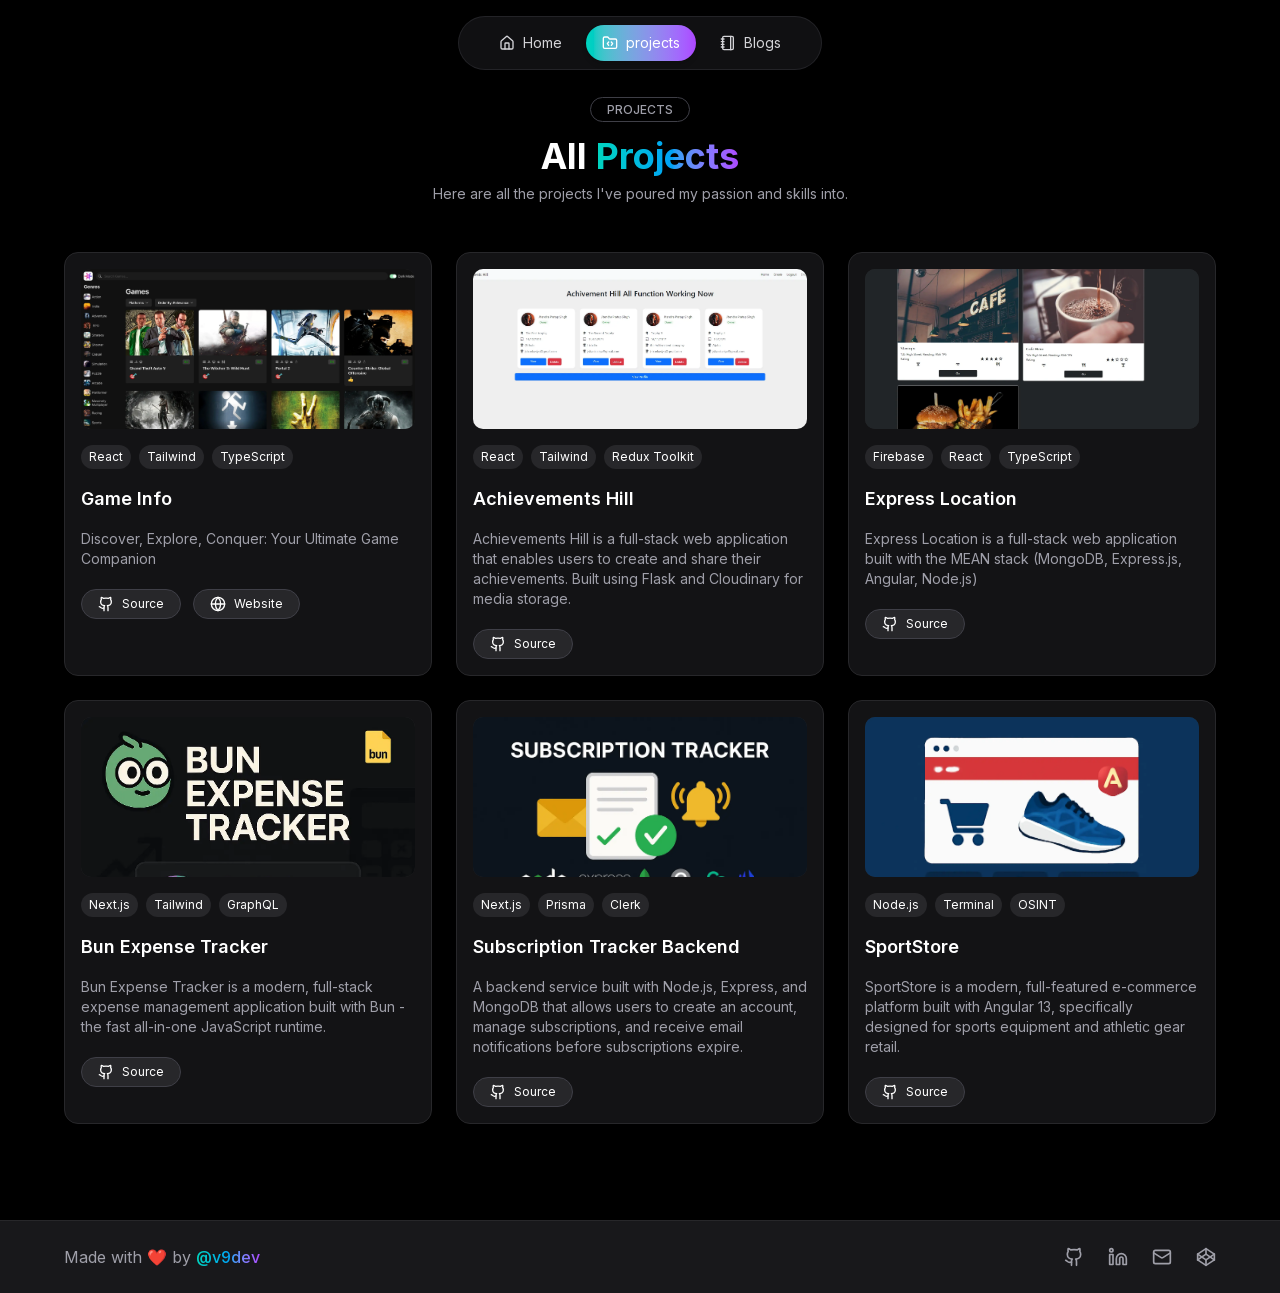
<file: projects/index.html>
<!DOCTYPE html><html lang="en"><head><meta charSet="utf-8"/><meta name="viewport" content="width=device-width, initial-scale=1"/><link rel="preload" href="/_next/static/media/e4af272ccee01ff0-s.p.woff2" as="font" crossorigin="" type="font/woff2"/><link rel="stylesheet" href="/_next/static/css/e1d4c282f3a7dc7d.css" data-precedence="next"/><link rel="preload" as="script" fetchPriority="low" href="/_next/static/chunks/webpack-9682978e3e09731c.js"/><script src="/_next/static/chunks/4bd1b696-1962bfe149af46cd.js" async=""></script><script src="/_next/static/chunks/684-80ddbd5c2fee50a3.js" async=""></script><script src="/_next/static/chunks/main-app-f8c89bbbba01107e.js" async=""></script><script src="/_next/static/chunks/589-c6d9a0c4f492734e.js" async=""></script><script src="/_next/static/chunks/508-6140d659d753d558.js" async=""></script><script src="/_next/static/chunks/745-506e88b98ede02dd.js" async=""></script><script src="/_next/static/chunks/app/page-4b12f24d51383f35.js" async=""></script><script src="/_next/static/chunks/179-875a10d7a1e00ead.js" async=""></script><script src="/_next/static/chunks/app/layout-e3a3eb838d70d9d5.js" async=""></script><script src="/_next/static/chunks/app/not-found-64df80727bd73420.js" async=""></script><script src="/_next/static/chunks/app/projects/page-a0d3aa72196bce12.js" async=""></script><meta name="next-size-adjust" content=""/><title>Projects – AWS, Next.js &amp; Docker Applications | v9dev</title><meta name="description" content="Explore JP Singh&#x27;s (v9dev) portfolio of full-stack web applications and cloud solutions. Built with AWS, Next.js, Docker, React, TypeScript, and modern technologies. Open-source projects and live demos available."/><meta name="author" content="JP Singh (v9dev)"/><meta name="keywords" content="v9dev Projects,JP Singh Projects,Web Development Projects,Full-Stack Applications,AWS Projects,Next.js Projects,Docker Applications,React Projects,Cloud Solutions,TypeScript Projects,Open Source Projects,Node.js Applications"/><meta name="creator" content="JP Singh"/><meta name="publisher" content="v9dev"/><meta name="robots" content="index, follow"/><meta name="googlebot" content="index, follow, max-video-preview:-1, max-image-preview:large, max-snippet:-1"/><link rel="canonical" href="https://v9dev.github.io/"/><meta property="og:title" content="Projects – AWS, Next.js &amp; Docker Applications | v9dev"/><meta property="og:description" content="Explore JP Singh&#x27;s (v9dev) portfolio of full-stack web applications and cloud solutions built with AWS, Next.js, and Docker."/><meta property="og:type" content="website"/><meta name="twitter:card" content="summary_large_image"/><meta name="twitter:title" content="Projects – AWS, Next.js &amp; Docker Applications | v9dev"/><meta name="twitter:description" content="Explore JP Singh&#x27;s (v9dev) portfolio of full-stack web applications and cloud solutions built with AWS, Next.js, and Docker."/><link rel="icon" href="/favicon.ico" type="image/x-icon" sizes="16x16"/><link rel="icon" href="/favicon.ico"/><link rel="icon" href="/icon.png" type="image/png"/><link rel="apple-touch-icon" href="/apple-icon.png"/><script>document.querySelectorAll('body link[rel="icon"], body link[rel="apple-touch-icon"]').forEach(el => document.head.appendChild(el))</script><script src="/_next/static/chunks/polyfills-42372ed130431b0a.js" noModule=""></script></head><body class="__className_f367f3 bg-black text-white"><noscript><iframe src="https://www.googletagmanager.com/ns.html?id=GTM-KMJN8MHX" height="0" width="0" style="display:none;visibility:hidden"></iframe></noscript><header class="fixed top-4 left-0 right-0 z-50 flex justify-center"><nav class="bg-zinc-900/70 backdrop-blur-md border border-zinc-700/40 rounded-full px-6 py-2 shadow-xl flex gap-2"><div tabindex="0"><a class="flex items-center gap-2 text-sm px-4 py-2 rounded-full transition-all duration-200 text-zinc-300 hover:text-white hover:bg-zinc-800/50" href="/"><svg xmlns="http://www.w3.org/2000/svg" width="24" height="24" viewBox="0 0 24 24" fill="none" stroke="currentColor" stroke-width="2" stroke-linecap="round" stroke-linejoin="round" class="lucide lucide-house h-4 w-4" aria-hidden="true"><path d="M15 21v-8a1 1 0 0 0-1-1h-4a1 1 0 0 0-1 1v8"></path><path d="M3 10a2 2 0 0 1 .709-1.528l7-5.999a2 2 0 0 1 2.582 0l7 5.999A2 2 0 0 1 21 10v9a2 2 0 0 1-2 2H5a2 2 0 0 1-2-2z"></path></svg>Home</a></div><div tabindex="0"><a class="flex items-center gap-2 text-sm px-4 py-2 rounded-full transition-all duration-200 bg-gradient-to-r from-teal-400 to-purple-500 text-white shadow-md" href="/projects/"><svg xmlns="http://www.w3.org/2000/svg" width="24" height="24" viewBox="0 0 24 24" fill="none" stroke="currentColor" stroke-width="2" stroke-linecap="round" stroke-linejoin="round" class="lucide lucide-folder-code h-4 w-4" aria-hidden="true"><path d="M10 10.5 8 13l2 2.5"></path><path d="m14 10.5 2 2.5-2 2.5"></path><path d="M20 20a2 2 0 0 0 2-2V8a2 2 0 0 0-2-2h-7.9a2 2 0 0 1-1.69-.9L9.6 3.9A2 2 0 0 0 7.93 3H4a2 2 0 0 0-2 2v13a2 2 0 0 0 2 2z"></path></svg>projects</a></div><div tabindex="0"><a class="flex items-center gap-2 text-sm px-4 py-2 rounded-full transition-all duration-200 text-zinc-300 hover:text-white hover:bg-zinc-800/50" href="/blogs/"><svg xmlns="http://www.w3.org/2000/svg" width="24" height="24" viewBox="0 0 24 24" fill="none" stroke="currentColor" stroke-width="2" stroke-linecap="round" stroke-linejoin="round" class="lucide lucide-notebook h-4 w-4" aria-hidden="true"><path d="M2 6h4"></path><path d="M2 10h4"></path><path d="M2 14h4"></path><path d="M2 18h4"></path><rect width="16" height="20" x="4" y="2" rx="2"></rect><path d="M16 2v20"></path></svg>Blogs</a></div></nav></header><main class="min-h-screen px-6 md:px-16 py-24 bg-black text-white"><div class="text-center mb-12"><span class="uppercase text-xs font-medium border border-zinc-700 px-4 py-1 rounded-full text-zinc-400">Projects</span><h1 class="text-4xl font-bold mt-4">All<!-- --> <span class="bg-gradient-to-r from-teal-400 via-sky-500 to-purple-500 text-transparent bg-clip-text">Projects</span></h1><p class="text-zinc-400 text-sm mt-2 max-w-2xl mx-auto">Here are all the projects I&#x27;ve poured my passion and skills into.</p></div><div class="grid grid-cols-1 sm:grid-cols-2 md:grid-cols-3 gap-6 max-w-6xl mx-auto"><div class="relative group rounded-xl border border-zinc-800 bg-zinc-900/80 backdrop-blur-md overflow-hidden transition-all duration-300"><div class="pointer-events-none absolute -inset-[1px] rounded-[inherit] z-0 opacity-0 group-hover:opacity-100 transition duration-300" style="background:radial-gradient(300px circle at 0px 0px, rgba(99,102,241,0.35), transparent 80%);mask-image:linear-gradient(#fff 0 0);-webkit-mask-image:linear-gradient(#fff 0 0)"></div><div class="relative z-10 p-4 space-y-4"><div class="h-40 w-full bg-zinc-800 rounded-lg overflow-hidden"><img alt="Game Info" loading="lazy" width="400" height="160" decoding="async" data-nimg="1" class="w-full h-full object-cover object-top" style="color:transparent" src="/images/game-info.webp"/></div><div class="flex flex-wrap gap-2 text-xs"><span class="bg-zinc-800 text-white px-2 py-1 rounded-full">React</span><span class="bg-zinc-800 text-white px-2 py-1 rounded-full">Tailwind</span><span class="bg-zinc-800 text-white px-2 py-1 rounded-full">TypeScript</span></div><h3 class="text-lg font-semibold text-white">Game Info</h3><p class="text-sm text-zinc-400">Discover, Explore, Conquer: Your Ultimate Game Companion</p><div class="flex gap-3 pt-1"><a target="_blank" class="flex items-center gap-2 text-xs px-4 py-1.5 bg-zinc-800 text-white rounded-full border border-zinc-700 hover:border-white transition" href="https://game-info-seven.vercel.app"><svg xmlns="http://www.w3.org/2000/svg" width="24" height="24" viewBox="0 0 24 24" fill="none" stroke="currentColor" stroke-width="2" stroke-linecap="round" stroke-linejoin="round" class="lucide lucide-github w-4 h-4" aria-hidden="true"><path d="M15 22v-4a4.8 4.8 0 0 0-1-3.5c3 0 6-2 6-5.5.08-1.25-.27-2.48-1-3.5.28-1.15.28-2.35 0-3.5 0 0-1 0-3 1.5-2.64-.5-5.36-.5-8 0C6 2 5 2 5 2c-.3 1.15-.3 2.35 0 3.5A5.403 5.403 0 0 0 4 9c0 3.5 3 5.5 6 5.5-.39.49-.68 1.05-.85 1.65-.17.6-.22 1.23-.15 1.85v4"></path><path d="M9 18c-4.51 2-5-2-7-2"></path></svg>Source</a><a target="_blank" class="flex items-center gap-2 text-xs px-4 py-1.5 bg-zinc-800 text-white rounded-full border border-zinc-700 hover:border-white transition" href="https://github.com/v9dev/game-info"><svg xmlns="http://www.w3.org/2000/svg" width="24" height="24" viewBox="0 0 24 24" fill="none" stroke="currentColor" stroke-width="2" stroke-linecap="round" stroke-linejoin="round" class="lucide lucide-globe w-4 h-4" aria-hidden="true"><circle cx="12" cy="12" r="10"></circle><path d="M12 2a14.5 14.5 0 0 0 0 20 14.5 14.5 0 0 0 0-20"></path><path d="M2 12h20"></path></svg>Website</a></div></div></div><div class="relative group rounded-xl border border-zinc-800 bg-zinc-900/80 backdrop-blur-md overflow-hidden transition-all duration-300"><div class="pointer-events-none absolute -inset-[1px] rounded-[inherit] z-0 opacity-0 group-hover:opacity-100 transition duration-300" style="background:radial-gradient(300px circle at 0px 0px, rgba(99,102,241,0.35), transparent 80%);mask-image:linear-gradient(#fff 0 0);-webkit-mask-image:linear-gradient(#fff 0 0)"></div><div class="relative z-10 p-4 space-y-4"><div class="h-40 w-full bg-zinc-800 rounded-lg overflow-hidden"><img alt="Achievements Hill" loading="lazy" width="400" height="160" decoding="async" data-nimg="1" class="w-full h-full object-cover object-top" style="color:transparent" src="/images/achivementhill.webp"/></div><div class="flex flex-wrap gap-2 text-xs"><span class="bg-zinc-800 text-white px-2 py-1 rounded-full">React</span><span class="bg-zinc-800 text-white px-2 py-1 rounded-full">Tailwind</span><span class="bg-zinc-800 text-white px-2 py-1 rounded-full">Redux Toolkit</span></div><h3 class="text-lg font-semibold text-white">Achievements Hill</h3><p class="text-sm text-zinc-400">Achievements Hill is a full-stack web application that enables users to create and share their achievements. Built using Flask and Cloudinary for media storage.</p><div class="flex gap-3 pt-1"><a target="_blank" class="flex items-center gap-2 text-xs px-4 py-1.5 bg-zinc-800 text-white rounded-full border border-zinc-700 hover:border-white transition" href="https://github.com/v9dev/achievementshill"><svg xmlns="http://www.w3.org/2000/svg" width="24" height="24" viewBox="0 0 24 24" fill="none" stroke="currentColor" stroke-width="2" stroke-linecap="round" stroke-linejoin="round" class="lucide lucide-github w-4 h-4" aria-hidden="true"><path d="M15 22v-4a4.8 4.8 0 0 0-1-3.5c3 0 6-2 6-5.5.08-1.25-.27-2.48-1-3.5.28-1.15.28-2.35 0-3.5 0 0-1 0-3 1.5-2.64-.5-5.36-.5-8 0C6 2 5 2 5 2c-.3 1.15-.3 2.35 0 3.5A5.403 5.403 0 0 0 4 9c0 3.5 3 5.5 6 5.5-.39.49-.68 1.05-.85 1.65-.17.6-.22 1.23-.15 1.85v4"></path><path d="M9 18c-4.51 2-5-2-7-2"></path></svg>Source</a></div></div></div><div class="relative group rounded-xl border border-zinc-800 bg-zinc-900/80 backdrop-blur-md overflow-hidden transition-all duration-300"><div class="pointer-events-none absolute -inset-[1px] rounded-[inherit] z-0 opacity-0 group-hover:opacity-100 transition duration-300" style="background:radial-gradient(300px circle at 0px 0px, rgba(99,102,241,0.35), transparent 80%);mask-image:linear-gradient(#fff 0 0);-webkit-mask-image:linear-gradient(#fff 0 0)"></div><div class="relative z-10 p-4 space-y-4"><div class="h-40 w-full bg-zinc-800 rounded-lg overflow-hidden"><img alt="Express Location" loading="lazy" width="400" height="160" decoding="async" data-nimg="1" class="w-full h-full object-cover object-top" style="color:transparent" src="/images/expresslocation.webp"/></div><div class="flex flex-wrap gap-2 text-xs"><span class="bg-zinc-800 text-white px-2 py-1 rounded-full">Firebase</span><span class="bg-zinc-800 text-white px-2 py-1 rounded-full">React</span><span class="bg-zinc-800 text-white px-2 py-1 rounded-full">TypeScript</span></div><h3 class="text-lg font-semibold text-white">Express Location</h3><p class="text-sm text-zinc-400">Express Location is a full-stack web application built with the MEAN stack (MongoDB, Express.js, Angular, Node.js)</p><div class="flex gap-3 pt-1"><a target="_blank" class="flex items-center gap-2 text-xs px-4 py-1.5 bg-zinc-800 text-white rounded-full border border-zinc-700 hover:border-white transition" href="https://github.com/v9dev/epresslocation"><svg xmlns="http://www.w3.org/2000/svg" width="24" height="24" viewBox="0 0 24 24" fill="none" stroke="currentColor" stroke-width="2" stroke-linecap="round" stroke-linejoin="round" class="lucide lucide-github w-4 h-4" aria-hidden="true"><path d="M15 22v-4a4.8 4.8 0 0 0-1-3.5c3 0 6-2 6-5.5.08-1.25-.27-2.48-1-3.5.28-1.15.28-2.35 0-3.5 0 0-1 0-3 1.5-2.64-.5-5.36-.5-8 0C6 2 5 2 5 2c-.3 1.15-.3 2.35 0 3.5A5.403 5.403 0 0 0 4 9c0 3.5 3 5.5 6 5.5-.39.49-.68 1.05-.85 1.65-.17.6-.22 1.23-.15 1.85v4"></path><path d="M9 18c-4.51 2-5-2-7-2"></path></svg>Source</a></div></div></div><div class="relative group rounded-xl border border-zinc-800 bg-zinc-900/80 backdrop-blur-md overflow-hidden transition-all duration-300"><div class="pointer-events-none absolute -inset-[1px] rounded-[inherit] z-0 opacity-0 group-hover:opacity-100 transition duration-300" style="background:radial-gradient(300px circle at 0px 0px, rgba(99,102,241,0.35), transparent 80%);mask-image:linear-gradient(#fff 0 0);-webkit-mask-image:linear-gradient(#fff 0 0)"></div><div class="relative z-10 p-4 space-y-4"><div class="h-40 w-full bg-zinc-800 rounded-lg overflow-hidden"><img alt="Bun Expense Tracker" loading="lazy" width="400" height="160" decoding="async" data-nimg="1" class="w-full h-full object-cover object-top" style="color:transparent" src="/images/bunexpense.webp"/></div><div class="flex flex-wrap gap-2 text-xs"><span class="bg-zinc-800 text-white px-2 py-1 rounded-full">Next.js</span><span class="bg-zinc-800 text-white px-2 py-1 rounded-full">Tailwind</span><span class="bg-zinc-800 text-white px-2 py-1 rounded-full">GraphQL</span></div><h3 class="text-lg font-semibold text-white">Bun Expense Tracker</h3><p class="text-sm text-zinc-400">Bun Expense Tracker is a modern, full-stack expense management application built with Bun - the fast all-in-one JavaScript runtime.</p><div class="flex gap-3 pt-1"><a target="_blank" class="flex items-center gap-2 text-xs px-4 py-1.5 bg-zinc-800 text-white rounded-full border border-zinc-700 hover:border-white transition" href="https://github.com/v9dev/bun-expense-tracker"><svg xmlns="http://www.w3.org/2000/svg" width="24" height="24" viewBox="0 0 24 24" fill="none" stroke="currentColor" stroke-width="2" stroke-linecap="round" stroke-linejoin="round" class="lucide lucide-github w-4 h-4" aria-hidden="true"><path d="M15 22v-4a4.8 4.8 0 0 0-1-3.5c3 0 6-2 6-5.5.08-1.25-.27-2.48-1-3.5.28-1.15.28-2.35 0-3.5 0 0-1 0-3 1.5-2.64-.5-5.36-.5-8 0C6 2 5 2 5 2c-.3 1.15-.3 2.35 0 3.5A5.403 5.403 0 0 0 4 9c0 3.5 3 5.5 6 5.5-.39.49-.68 1.05-.85 1.65-.17.6-.22 1.23-.15 1.85v4"></path><path d="M9 18c-4.51 2-5-2-7-2"></path></svg>Source</a></div></div></div><div class="relative group rounded-xl border border-zinc-800 bg-zinc-900/80 backdrop-blur-md overflow-hidden transition-all duration-300"><div class="pointer-events-none absolute -inset-[1px] rounded-[inherit] z-0 opacity-0 group-hover:opacity-100 transition duration-300" style="background:radial-gradient(300px circle at 0px 0px, rgba(99,102,241,0.35), transparent 80%);mask-image:linear-gradient(#fff 0 0);-webkit-mask-image:linear-gradient(#fff 0 0)"></div><div class="relative z-10 p-4 space-y-4"><div class="h-40 w-full bg-zinc-800 rounded-lg overflow-hidden"><img alt="Subscription Tracker Backend" loading="lazy" width="400" height="160" decoding="async" data-nimg="1" class="w-full h-full object-cover object-top" style="color:transparent" src="/images/subscriptiontracker.webp"/></div><div class="flex flex-wrap gap-2 text-xs"><span class="bg-zinc-800 text-white px-2 py-1 rounded-full">Next.js</span><span class="bg-zinc-800 text-white px-2 py-1 rounded-full">Prisma</span><span class="bg-zinc-800 text-white px-2 py-1 rounded-full">Clerk</span></div><h3 class="text-lg font-semibold text-white">Subscription Tracker Backend</h3><p class="text-sm text-zinc-400">A backend service built with Node.js, Express, and MongoDB that allows users to create an account, manage subscriptions, and receive email notifications before subscriptions expire.</p><div class="flex gap-3 pt-1"><a target="_blank" class="flex items-center gap-2 text-xs px-4 py-1.5 bg-zinc-800 text-white rounded-full border border-zinc-700 hover:border-white transition" href="https://github.com/v9dev/subscription-tracker"><svg xmlns="http://www.w3.org/2000/svg" width="24" height="24" viewBox="0 0 24 24" fill="none" stroke="currentColor" stroke-width="2" stroke-linecap="round" stroke-linejoin="round" class="lucide lucide-github w-4 h-4" aria-hidden="true"><path d="M15 22v-4a4.8 4.8 0 0 0-1-3.5c3 0 6-2 6-5.5.08-1.25-.27-2.48-1-3.5.28-1.15.28-2.35 0-3.5 0 0-1 0-3 1.5-2.64-.5-5.36-.5-8 0C6 2 5 2 5 2c-.3 1.15-.3 2.35 0 3.5A5.403 5.403 0 0 0 4 9c0 3.5 3 5.5 6 5.5-.39.49-.68 1.05-.85 1.65-.17.6-.22 1.23-.15 1.85v4"></path><path d="M9 18c-4.51 2-5-2-7-2"></path></svg>Source</a></div></div></div><div class="relative group rounded-xl border border-zinc-800 bg-zinc-900/80 backdrop-blur-md overflow-hidden transition-all duration-300"><div class="pointer-events-none absolute -inset-[1px] rounded-[inherit] z-0 opacity-0 group-hover:opacity-100 transition duration-300" style="background:radial-gradient(300px circle at 0px 0px, rgba(99,102,241,0.35), transparent 80%);mask-image:linear-gradient(#fff 0 0);-webkit-mask-image:linear-gradient(#fff 0 0)"></div><div class="relative z-10 p-4 space-y-4"><div class="h-40 w-full bg-zinc-800 rounded-lg overflow-hidden"><img alt="SportStore" loading="lazy" width="400" height="160" decoding="async" data-nimg="1" class="w-full h-full object-cover object-top" style="color:transparent" src="/images/sportstore.webp"/></div><div class="flex flex-wrap gap-2 text-xs"><span class="bg-zinc-800 text-white px-2 py-1 rounded-full">Node.js</span><span class="bg-zinc-800 text-white px-2 py-1 rounded-full">Terminal</span><span class="bg-zinc-800 text-white px-2 py-1 rounded-full">OSINT</span></div><h3 class="text-lg font-semibold text-white">SportStore</h3><p class="text-sm text-zinc-400">SportStore is a modern, full-featured e-commerce platform built with Angular 13, specifically designed for sports equipment and athletic gear retail.</p><div class="flex gap-3 pt-1"><a target="_blank" class="flex items-center gap-2 text-xs px-4 py-1.5 bg-zinc-800 text-white rounded-full border border-zinc-700 hover:border-white transition" href="https://github.com/v9dev/sportstore"><svg xmlns="http://www.w3.org/2000/svg" width="24" height="24" viewBox="0 0 24 24" fill="none" stroke="currentColor" stroke-width="2" stroke-linecap="round" stroke-linejoin="round" class="lucide lucide-github w-4 h-4" aria-hidden="true"><path d="M15 22v-4a4.8 4.8 0 0 0-1-3.5c3 0 6-2 6-5.5.08-1.25-.27-2.48-1-3.5.28-1.15.28-2.35 0-3.5 0 0-1 0-3 1.5-2.64-.5-5.36-.5-8 0C6 2 5 2 5 2c-.3 1.15-.3 2.35 0 3.5A5.403 5.403 0 0 0 4 9c0 3.5 3 5.5 6 5.5-.39.49-.68 1.05-.85 1.65-.17.6-.22 1.23-.15 1.85v4"></path><path d="M9 18c-4.51 2-5-2-7-2"></path></svg>Source</a></div></div></div></div></main><!--$--><!--/$--><!--$--><!--/$--><footer class="w-full border-t border-zinc-800 bg-zinc-900 text-white px-6 py-6"><div class="max-w-6xl mx-auto flex flex-col sm:flex-row items-center justify-between gap-6"><div class="text-zinc-400 text-base text-center sm:text-left">Made with <span class="text-red-500">❤️</span> by<!-- --> <a target="_blank" class="bg-gradient-to-r from-teal-400 via-sky-500 to-purple-500 text-transparent bg-clip-text font-medium hover:underline transition" href="https://github.com/v9dev">@v9dev</a></div><div class="flex gap-6 text-zinc-400"><a target="_blank" href="https://github.com/v9dev"><svg xmlns="http://www.w3.org/2000/svg" width="24" height="24" viewBox="0 0 24 24" fill="none" stroke="currentColor" stroke-width="2" stroke-linecap="round" stroke-linejoin="round" class="lucide lucide-github w-5 h-5 hover:text-teal-400 transition" aria-hidden="true"><path d="M15 22v-4a4.8 4.8 0 0 0-1-3.5c3 0 6-2 6-5.5.08-1.25-.27-2.48-1-3.5.28-1.15.28-2.35 0-3.5 0 0-1 0-3 1.5-2.64-.5-5.36-.5-8 0C6 2 5 2 5 2c-.3 1.15-.3 2.35 0 3.5A5.403 5.403 0 0 0 4 9c0 3.5 3 5.5 6 5.5-.39.49-.68 1.05-.85 1.65-.17.6-.22 1.23-.15 1.85v4"></path><path d="M9 18c-4.51 2-5-2-7-2"></path></svg></a><a target="_blank" href="https://linkedin.com/in/iamjpsingh"><svg xmlns="http://www.w3.org/2000/svg" width="24" height="24" viewBox="0 0 24 24" fill="none" stroke="currentColor" stroke-width="2" stroke-linecap="round" stroke-linejoin="round" class="lucide lucide-linkedin w-5 h-5 hover:text-teal-400 transition" aria-hidden="true"><path d="M16 8a6 6 0 0 1 6 6v7h-4v-7a2 2 0 0 0-2-2 2 2 0 0 0-2 2v7h-4v-7a6 6 0 0 1 6-6z"></path><rect width="4" height="12" x="2" y="9"></rect><circle cx="4" cy="4" r="2"></circle></svg></a><a target="_blank" href="mailto:thisjpsingh@gmail.com"><svg xmlns="http://www.w3.org/2000/svg" width="24" height="24" viewBox="0 0 24 24" fill="none" stroke="currentColor" stroke-width="2" stroke-linecap="round" stroke-linejoin="round" class="lucide lucide-mail w-5 h-5 hover:text-teal-400 transition" aria-hidden="true"><path d="m22 7-8.991 5.727a2 2 0 0 1-2.009 0L2 7"></path><rect x="2" y="4" width="20" height="16" rx="2"></rect></svg></a><a target="_blank" href="https://codepen.io/jpthakur"><svg xmlns="http://www.w3.org/2000/svg" width="24" height="24" viewBox="0 0 24 24" fill="none" stroke="currentColor" stroke-width="2" stroke-linecap="round" stroke-linejoin="round" class="lucide lucide-codepen w-5 h-5 hover:text-teal-400 transition" aria-hidden="true"><polygon points="12 2 22 8.5 22 15.5 12 22 2 15.5 2 8.5 12 2"></polygon><line x1="12" x2="12" y1="22" y2="15.5"></line><polyline points="22 8.5 12 15.5 2 8.5"></polyline><polyline points="2 15.5 12 8.5 22 15.5"></polyline><line x1="12" x2="12" y1="2" y2="8.5"></line></svg></a></div></div></footer><script src="/_next/static/chunks/webpack-9682978e3e09731c.js" async=""></script><script>(self.__next_f=self.__next_f||[]).push([0])</script><script>self.__next_f.push([1,"1:\"$Sreact.fragment\"\n2:I[9243,[\"589\",\"static/chunks/589-c6d9a0c4f492734e.js\",\"508\",\"static/chunks/508-6140d659d753d558.js\",\"745\",\"static/chunks/745-506e88b98ede02dd.js\",\"974\",\"static/chunks/app/page-4b12f24d51383f35.js\"],\"\"]\n3:I[5920,[\"589\",\"static/chunks/589-c6d9a0c4f492734e.js\",\"179\",\"static/chunks/179-875a10d7a1e00ead.js\",\"177\",\"static/chunks/app/layout-e3a3eb838d70d9d5.js\"],\"Navbar\"]\n4:I[7555,[],\"\"]\n5:I[1295,[],\"\"]\n6:I[1024,[\"589\",\"static/chunks/589-c6d9a0c4f492734e.js\",\"345\",\"static/chunks/app/not-found-64df80727bd73420.js\"],\"default\"]\n7:I[6874,[\"589\",\"static/chunks/589-c6d9a0c4f492734e.js\",\"179\",\"static/chunks/179-875a10d7a1e00ead.js\",\"177\",\"static/chunks/app/layout-e3a3eb838d70d9d5.js\"],\"\"]\n8:I[8460,[\"589\",\"static/chunks/589-c6d9a0c4f492734e.js\",\"508\",\"static/chunks/508-6140d659d753d558.js\",\"893\",\"static/chunks/app/projects/page-a0d3aa72196bce12.js\"],\"default\"]\n9:I[9665,[],\"MetadataBoundary\"]\nb:I[9665,[],\"OutletBoundary\"]\ne:I[4911,[],\"AsyncMetadataOutlet\"]\n10:I[9665,[],\"ViewportBoundary\"]\n12:I[6614,[],\"\"]\n:HL[\"/_next/static/media/e4af272ccee01ff0-s.p.woff2\",\"font\",{\"crossOrigin\":\"\",\"type\":\"font/woff2\"}]\n:HL[\"/_next/static/css/e1d4c282f3a7dc7d.css\",\"style\"]\n"])</script><script>self.__next_f.push([1,"0:{\"P\":null,\"b\":\"tp45IGpFL6WPu8GcUONc6\",\"p\":\"\",\"c\":[\"\",\"projects\",\"\"],\"i\":false,\"f\":[[[\"\",{\"children\":[\"projects\",{\"children\":[\"__PAGE__\",{}]}]},\"$undefined\",\"$undefined\",true],[\"\",[\"$\",\"$1\",\"c\",{\"children\":[[[\"$\",\"link\",\"0\",{\"rel\":\"stylesheet\",\"href\":\"/_next/static/css/e1d4c282f3a7dc7d.css\",\"precedence\":\"next\",\"crossOrigin\":\"$undefined\",\"nonce\":\"$undefined\"}]],[\"$\",\"html\",null,{\"lang\":\"en\",\"children\":[[\"$\",\"head\",null,{\"children\":[[\"$\",\"$L2\",null,{\"id\":\"gtm-script\",\"strategy\":\"afterInteractive\",\"dangerouslySetInnerHTML\":{\"__html\":\"\\n              (function(w,d,s,l,i){w[l]=w[l]||[];w[l].push({'gtm.start':\\n              new Date().getTime(),event:'gtm.js'});var f=d.getElementsByTagName(s)[0],\\n              j=d.createElement(s),dl=l!='dataLayer'?'\u0026l='+l:'';j.async=true;j.src=\\n              'https://www.googletagmanager.com/gtm.js?id='+i+dl;f.parentNode.insertBefore(j,f);\\n              })(window,document,'script','dataLayer','GTM-KMJN8MHX');\\n            \"}}],[\"$\",\"$L2\",null,{\"id\":\"structured-data-person\",\"type\":\"application/ld+json\",\"dangerouslySetInnerHTML\":{\"__html\":\"{\\\"@context\\\":\\\"https://schema.org\\\",\\\"@type\\\":\\\"Person\\\",\\\"name\\\":\\\"JP Singh\\\",\\\"alternateName\\\":\\\"v9dev\\\",\\\"url\\\":\\\"https://v9dev.github.io\\\",\\\"image\\\":\\\"https://v9dev.github.io/images/V9.jpg\\\",\\\"jobTitle\\\":\\\"Cloud \u0026 Full-Stack Developer\\\",\\\"description\\\":\\\"JP Singh (v9dev) is a Cloud \u0026 Full-Stack Developer specializing in AWS, Next.js, Docker, React, and modern web technologies. Expert in building, deploying, and scaling cloud applications.\\\",\\\"sameAs\\\":[\\\"https://github.com/v9dev\\\",\\\"https://medium.com/@jpdesigns\\\"],\\\"knowsAbout\\\":[\\\"Cloud Computing\\\",\\\"AWS\\\",\\\"Next.js\\\",\\\"Docker\\\",\\\"Full-Stack Development\\\",\\\"React\\\",\\\"Node.js\\\",\\\"TypeScript\\\",\\\"DevOps\\\"]}\"}}],[\"$\",\"$L2\",null,{\"id\":\"structured-data-website\",\"type\":\"application/ld+json\",\"dangerouslySetInnerHTML\":{\"__html\":\"{\\\"@context\\\":\\\"https://schema.org\\\",\\\"@type\\\":\\\"WebSite\\\",\\\"name\\\":\\\"v9dev (JP Singh) - Cloud \u0026 Full-Stack Developer\\\",\\\"url\\\":\\\"https://v9dev.github.io\\\",\\\"description\\\":\\\"JP Singh (v9dev) is a Cloud \u0026 Full-Stack Developer specializing in AWS, Next.js, Docker, React, and modern web technologies. Expert in building, deploying, and scaling cloud applications.\\\",\\\"inLanguage\\\":\\\"en-US\\\"}\"}}]]}],[\"$\",\"body\",null,{\"className\":\"__className_f367f3 bg-black text-white\",\"children\":[[\"$\",\"noscript\",null,{\"children\":[\"$\",\"iframe\",null,{\"src\":\"https://www.googletagmanager.com/ns.html?id=GTM-KMJN8MHX\",\"height\":\"0\",\"width\":\"0\",\"style\":{\"display\":\"none\",\"visibility\":\"hidden\"}}]}],[\"$\",\"$L3\",null,{}],[\"$\",\"$L4\",null,{\"parallelRouterKey\":\"children\",\"error\":\"$undefined\",\"errorStyles\":\"$undefined\",\"errorScripts\":\"$undefined\",\"template\":[\"$\",\"$L5\",null,{}],\"templateStyles\":\"$undefined\",\"templateScripts\":\"$undefined\",\"notFound\":[[\"$\",\"$L6\",null,{}],[]],\"forbidden\":\"$undefined\",\"unauthorized\":\"$undefined\"}],[\"$\",\"footer\",null,{\"className\":\"w-full border-t border-zinc-800 bg-zinc-900 text-white px-6 py-6\",\"children\":[\"$\",\"div\",null,{\"className\":\"max-w-6xl mx-auto flex flex-col sm:flex-row items-center justify-between gap-6\",\"children\":[[\"$\",\"div\",null,{\"className\":\"text-zinc-400 text-base text-center sm:text-left\",\"children\":[\"Made with \",[\"$\",\"span\",null,{\"className\":\"text-red-500\",\"children\":\"❤️\"}],\" by\",\" \",[\"$\",\"$L7\",null,{\"href\":\"https://github.com/v9dev\",\"target\":\"_blank\",\"className\":\"bg-gradient-to-r from-teal-400 via-sky-500 to-purple-500 text-transparent bg-clip-text font-medium hover:underline transition\",\"children\":\"@v9dev\"}]]}],[\"$\",\"div\",null,{\"className\":\"flex gap-6 text-zinc-400\",\"children\":[[\"$\",\"$L7\",null,{\"href\":\"https://github.com/v9dev\",\"target\":\"_blank\",\"children\":[\"$\",\"svg\",null,{\"ref\":\"$undefined\",\"xmlns\":\"http://www.w3.org/2000/svg\",\"width\":24,\"height\":24,\"viewBox\":\"0 0 24 24\",\"fill\":\"none\",\"stroke\":\"currentColor\",\"strokeWidth\":2,\"strokeLinecap\":\"round\",\"strokeLinejoin\":\"round\",\"className\":\"lucide lucide-github w-5 h-5 hover:text-teal-400 transition\",\"aria-hidden\":\"true\",\"children\":[[\"$\",\"path\",\"tonef\",{\"d\":\"M15 22v-4a4.8 4.8 0 0 0-1-3.5c3 0 6-2 6-5.5.08-1.25-.27-2.48-1-3.5.28-1.15.28-2.35 0-3.5 0 0-1 0-3 1.5-2.64-.5-5.36-.5-8 0C6 2 5 2 5 2c-.3 1.15-.3 2.35 0 3.5A5.403 5.403 0 0 0 4 9c0 3.5 3 5.5 6 5.5-.39.49-.68 1.05-.85 1.65-.17.6-.22 1.23-.15 1.85v4\"}],[\"$\",\"path\",\"9comsn\",{\"d\":\"M9 18c-4.51 2-5-2-7-2\"}],\"$undefined\"]}]}],[\"$\",\"$L7\",null,{\"href\":\"https://linkedin.com/in/iamjpsingh\",\"target\":\"_blank\",\"children\":[\"$\",\"svg\",null,{\"ref\":\"$undefined\",\"xmlns\":\"http://www.w3.org/2000/svg\",\"width\":24,\"height\":24,\"viewBox\":\"0 0 24 24\",\"fill\":\"none\",\"stroke\":\"currentColor\",\"strokeWidth\":2,\"strokeLinecap\":\"round\",\"strokeLinejoin\":\"round\",\"className\":\"lucide lucide-linkedin w-5 h-5 hover:text-teal-400 transition\",\"aria-hidden\":\"true\",\"children\":[[\"$\",\"path\",\"c2jq9f\",{\"d\":\"M16 8a6 6 0 0 1 6 6v7h-4v-7a2 2 0 0 0-2-2 2 2 0 0 0-2 2v7h-4v-7a6 6 0 0 1 6-6z\"}],[\"$\",\"rect\",\"mk3on5\",{\"width\":\"4\",\"height\":\"12\",\"x\":\"2\",\"y\":\"9\"}],[\"$\",\"circle\",\"bt5ra8\",{\"cx\":\"4\",\"cy\":\"4\",\"r\":\"2\"}],\"$undefined\"]}]}],[\"$\",\"$L7\",null,{\"href\":\"mailto:thisjpsingh@gmail.com\",\"target\":\"_blank\",\"children\":[\"$\",\"svg\",null,{\"ref\":\"$undefined\",\"xmlns\":\"http://www.w3.org/2000/svg\",\"width\":24,\"height\":24,\"viewBox\":\"0 0 24 24\",\"fill\":\"none\",\"stroke\":\"currentColor\",\"strokeWidth\":2,\"strokeLinecap\":\"round\",\"strokeLinejoin\":\"round\",\"className\":\"lucide lucide-mail w-5 h-5 hover:text-teal-400 transition\",\"aria-hidden\":\"true\",\"children\":[[\"$\",\"path\",\"132q7q\",{\"d\":\"m22 7-8.991 5.727a2 2 0 0 1-2.009 0L2 7\"}],[\"$\",\"rect\",\"izxlao\",{\"x\":\"2\",\"y\":\"4\",\"width\":\"20\",\"height\":\"16\",\"rx\":\"2\"}],\"$undefined\"]}]}],[\"$\",\"$L7\",null,{\"href\":\"https://codepen.io/jpthakur\",\"target\":\"_blank\",\"children\":[\"$\",\"svg\",null,{\"ref\":\"$undefined\",\"xmlns\":\"http://www.w3.org/2000/svg\",\"width\":24,\"height\":24,\"viewBox\":\"0 0 24 24\",\"fill\":\"none\",\"stroke\":\"currentColor\",\"strokeWidth\":2,\"strokeLinecap\":\"round\",\"strokeLinejoin\":\"round\",\"className\":\"lucide lucide-codepen w-5 h-5 hover:text-teal-400 transition\",\"aria-hidden\":\"true\",\"children\":[[\"$\",\"polygon\",\"srzb37\",{\"points\":\"12 2 22 8.5 22 15.5 12 22 2 15.5 2 8.5 12 2\"}],[\"$\",\"line\",\"1t73f2\",{\"x1\":\"12\",\"x2\":\"12\",\"y1\":\"22\",\"y2\":\"15.5\"}],[\"$\",\"polyline\",\"ajlxae\",{\"points\":\"22 8.5 12 15.5 2 8.5\"}],[\"$\",\"polyline\",\"susrui\",{\"points\":\"2 15.5 12 8.5 22 15.5\"}],[\"$\",\"line\",\"2cldga\",{\"x1\":\"12\",\"x2\":\"12\",\"y1\":\"2\",\"y2\":\"8.5\"}],\"$undefined\"]}]}]]}]]}]}]]}]]}]]}],{\"children\":[\"projects\",[\"$\",\"$1\",\"c\",{\"children\":[null,[\"$\",\"$L4\",null,{\"parallelRouterKey\":\"children\",\"error\":\"$undefined\",\"errorStyles\":\"$undefined\",\"errorScripts\":\"$undefined\",\"template\":[\"$\",\"$L5\",null,{}],\"templateStyles\":\"$undefined\",\"templateScripts\":\"$undefined\",\"notFound\":\"$undefined\",\"forbidden\":\"$undefined\",\"unauthorized\":\"$undefined\"}]]}],{\"children\":[\"__PAGE__\",[\"$\",\"$1\",\"c\",{\"children\":[[\"$\",\"main\",null,{\"className\":\"min-h-screen px-6 md:px-16 py-24 bg-black text-white\",\"children\":[[\"$\",\"div\",null,{\"className\":\"text-center mb-12\",\"children\":[[\"$\",\"span\",null,{\"className\":\"uppercase text-xs font-medium border border-zinc-700 px-4 py-1 rounded-full text-zinc-400\",\"children\":\"Projects\"}],[\"$\",\"h1\",null,{\"className\":\"text-4xl font-bold mt-4\",\"children\":[\"All\",\" \",[\"$\",\"span\",null,{\"className\":\"bg-gradient-to-r from-teal-400 via-sky-500 to-purple-500 text-transparent bg-clip-text\",\"children\":\"Projects\"}]]}],[\"$\",\"p\",null,{\"className\":\"text-zinc-400 text-sm mt-2 max-w-2xl mx-auto\",\"children\":\"Here are all the projects I've poured my passion and skills into.\"}]]}],[\"$\",\"div\",null,{\"className\":\"grid grid-cols-1 sm:grid-cols-2 md:grid-cols-3 gap-6 max-w-6xl mx-auto\",\"children\":[[\"$\",\"$L8\",\"0\",{\"title\":\"Game Info\",\"description\":\"Discover, Explore, Conquer: Your Ultimate Game Companion\",\"image\":\"/images/game-info.webp\",\"tags\":[\"React\",\"Tailwind\",\"TypeScript\"],\"source\":\"https://game-info-seven.vercel.app\",\"website\":\"https://github.com/v9dev/game-info\"}],[\"$\",\"$L8\",\"1\",{\"title\":\"Achievements Hill\",\"description\":\"Achievements Hill is a full-stack web application that enables users to create and share their achievements. Built using Flask and Cloudinary for media storage.\",\"image\":\"/images/achivementhill.webp\",\"tags\":[\"React\",\"Tailwind\",\"Redux Toolkit\"],\"source\":\"https://github.com/v9dev/achievementshill\",\"website\":\"\"}],[\"$\",\"$L8\",\"2\",{\"title\":\"Express Location\",\"description\":\"Express Location is a full-stack web application built with the MEAN stack (MongoDB, Express.js, Angular, Node.js)\",\"image\":\"/images/expresslocation.webp\",\"tags\":[\"Firebase\",\"React\",\"TypeScript\"],\"source\":\"https://github.com/v9dev/epresslocation\",\"website\":\"\"}],[\"$\",\"$L8\",\"3\",{\"title\":\"Bun Expense Tracker\",\"description\":\"Bun Expense Tracker is a modern, full-stack expense management application built with Bun - the fast all-in-one JavaScript runtime.\",\"image\":\"/images/bunexpense.webp\",\"tags\":[\"Next.js\",\"Tailwind\",\"GraphQL\"],\"source\":\"https://github.com/v9dev/bun-expense-tracker\",\"website\":\"\"}],[\"$\",\"$L8\",\"4\",{\"title\":\"Subscription Tracker Backend\",\"description\":\"A backend service built with Node.js, Express, and MongoDB that allows users to create an account, manage subscriptions, and receive email notifications before subscriptions expire.\",\"image\":\"/images/subscriptiontracker.webp\",\"tags\":[\"Next.js\",\"Prisma\",\"Clerk\"],\"source\":\"https://github.com/v9dev/subscription-tracker\",\"website\":\"\"}],[\"$\",\"$L8\",\"5\",{\"title\":\"SportStore\",\"description\":\"SportStore is a modern, full-featured e-commerce platform built with Angular 13, specifically designed for sports equipment and athletic gear retail.\",\"image\":\"/images/sportstore.webp\",\"tags\":[\"Node.js\",\"Terminal\",\"OSINT\"],\"source\":\"https://github.com/v9dev/sportstore\",\"website\":\"\"}]]}]]}],[\"$\",\"$L9\",null,{\"children\":\"$La\"}],null,[\"$\",\"$Lb\",null,{\"children\":[\"$Lc\",\"$Ld\",[\"$\",\"$Le\",null,{\"promise\":\"$@f\"}]]}]]}],{},null,false]},null,false]},null,false],[\"$\",\"$1\",\"h\",{\"children\":[null,[\"$\",\"$1\",\"SXe5aCHwJ9VIe_VU6AQAW\",{\"children\":[[\"$\",\"$L10\",null,{\"children\":\"$L11\"}],[\"$\",\"meta\",null,{\"name\":\"next-size-adjust\",\"content\":\"\"}]]}],null]}],false]],\"m\":\"$undefined\",\"G\":[\"$12\",\"$undefined\"],\"s\":false,\"S\":true}\n"])</script><script>self.__next_f.push([1,"13:\"$Sreact.suspense\"\n14:I[4911,[],\"AsyncMetadata\"]\na:[\"$\",\"$13\",null,{\"fallback\":null,\"children\":[\"$\",\"$L14\",null,{\"promise\":\"$@15\"}]}]\n"])</script><script>self.__next_f.push([1,"d:null\n"])</script><script>self.__next_f.push([1,"11:[[\"$\",\"meta\",\"0\",{\"charSet\":\"utf-8\"}],[\"$\",\"meta\",\"1\",{\"name\":\"viewport\",\"content\":\"width=device-width, initial-scale=1\"}]]\nc:null\n"])</script><script>self.__next_f.push([1,"15:{\"metadata\":[[\"$\",\"title\",\"0\",{\"children\":\"Projects – AWS, Next.js \u0026 Docker Applications | v9dev\"}],[\"$\",\"meta\",\"1\",{\"name\":\"description\",\"content\":\"Explore JP Singh's (v9dev) portfolio of full-stack web applications and cloud solutions. Built with AWS, Next.js, Docker, React, TypeScript, and modern technologies. Open-source projects and live demos available.\"}],[\"$\",\"meta\",\"2\",{\"name\":\"author\",\"content\":\"JP Singh (v9dev)\"}],[\"$\",\"meta\",\"3\",{\"name\":\"keywords\",\"content\":\"v9dev Projects,JP Singh Projects,Web Development Projects,Full-Stack Applications,AWS Projects,Next.js Projects,Docker Applications,React Projects,Cloud Solutions,TypeScript Projects,Open Source Projects,Node.js Applications\"}],[\"$\",\"meta\",\"4\",{\"name\":\"creator\",\"content\":\"JP Singh\"}],[\"$\",\"meta\",\"5\",{\"name\":\"publisher\",\"content\":\"v9dev\"}],[\"$\",\"meta\",\"6\",{\"name\":\"robots\",\"content\":\"index, follow\"}],[\"$\",\"meta\",\"7\",{\"name\":\"googlebot\",\"content\":\"index, follow, max-video-preview:-1, max-image-preview:large, max-snippet:-1\"}],[\"$\",\"link\",\"8\",{\"rel\":\"canonical\",\"href\":\"https://v9dev.github.io/\"}],[\"$\",\"meta\",\"9\",{\"property\":\"og:title\",\"content\":\"Projects – AWS, Next.js \u0026 Docker Applications | v9dev\"}],[\"$\",\"meta\",\"10\",{\"property\":\"og:description\",\"content\":\"Explore JP Singh's (v9dev) portfolio of full-stack web applications and cloud solutions built with AWS, Next.js, and Docker.\"}],[\"$\",\"meta\",\"11\",{\"property\":\"og:type\",\"content\":\"website\"}],[\"$\",\"meta\",\"12\",{\"name\":\"twitter:card\",\"content\":\"summary_large_image\"}],[\"$\",\"meta\",\"13\",{\"name\":\"twitter:title\",\"content\":\"Projects – AWS, Next.js \u0026 Docker Applications | v9dev\"}],[\"$\",\"meta\",\"14\",{\"name\":\"twitter:description\",\"content\":\"Explore JP Singh's (v9dev) portfolio of full-stack web applications and cloud solutions built with AWS, Next.js, and Docker.\"}],[\"$\",\"link\",\"15\",{\"rel\":\"icon\",\"href\":\"/favicon.ico\",\"type\":\"image/x-icon\",\"sizes\":\"16x16\"}],[\"$\",\"link\",\"16\",{\"rel\":\"icon\",\"href\":\"/favicon.ico\"}],[\"$\",\"link\",\"17\",{\"rel\":\"icon\",\"href\":\"/icon.png\",\"type\":\"image/png\"}],[\"$\",\"link\",\"18\",{\"rel\":\"apple-touch-icon\",\"href\":\"/apple-icon.png\"}]],\"error\":null,\"digest\":\"$undefined\"}\n"])</script><script>self.__next_f.push([1,"f:{\"metadata\":\"$15:metadata\",\"error\":null,\"digest\":\"$undefined\"}\n"])</script></body></html>
</file>
<file: _next/static/css/e1d4c282f3a7dc7d.css>
/*! tailwindcss v4.1.10 | MIT License | https://tailwindcss.com */@layer properties{@supports (((-webkit-hyphens:none)) and (not (margin-trim:inline))) or ((-moz-orient:inline) and (not (color:rgb(from red r g b)))){*,::backdrop,:after,:before{--tw-rotate-x:initial;--tw-rotate-y:initial;--tw-rotate-z:initial;--tw-skew-x:initial;--tw-skew-y:initial;--tw-space-y-reverse:0;--tw-border-style:solid;--tw-gradient-position:initial;--tw-gradient-from:#0000;--tw-gradient-via:#0000;--tw-gradient-to:#0000;--tw-gradient-stops:initial;--tw-gradient-via-stops:initial;--tw-gradient-from-position:0%;--tw-gradient-via-position:50%;--tw-gradient-to-position:100%;--tw-leading:initial;--tw-font-weight:initial;--tw-tracking:initial;--tw-shadow:0 0 #0000;--tw-shadow-color:initial;--tw-shadow-alpha:100%;--tw-inset-shadow:0 0 #0000;--tw-inset-shadow-color:initial;--tw-inset-shadow-alpha:100%;--tw-ring-color:initial;--tw-ring-shadow:0 0 #0000;--tw-inset-ring-color:initial;--tw-inset-ring-shadow:0 0 #0000;--tw-ring-inset:initial;--tw-ring-offset-width:0px;--tw-ring-offset-color:#fff;--tw-ring-offset-shadow:0 0 #0000;--tw-outline-style:solid;--tw-blur:initial;--tw-brightness:initial;--tw-contrast:initial;--tw-grayscale:initial;--tw-hue-rotate:initial;--tw-invert:initial;--tw-opacity:initial;--tw-saturate:initial;--tw-sepia:initial;--tw-drop-shadow:initial;--tw-drop-shadow-color:initial;--tw-drop-shadow-alpha:100%;--tw-drop-shadow-size:initial;--tw-backdrop-blur:initial;--tw-backdrop-brightness:initial;--tw-backdrop-contrast:initial;--tw-backdrop-grayscale:initial;--tw-backdrop-hue-rotate:initial;--tw-backdrop-invert:initial;--tw-backdrop-opacity:initial;--tw-backdrop-saturate:initial;--tw-backdrop-sepia:initial;--tw-duration:initial}}}@layer theme{:host,:root{--color-red-500:oklch(63.7% .237 25.331);--color-red-600:oklch(57.7% .245 27.325);--color-orange-400:oklch(75% .183 55.934);--color-orange-500:oklch(70.5% .213 47.604);--color-orange-600:oklch(64.6% .222 41.116);--color-amber-500:oklch(76.9% .188 70.08);--color-yellow-400:oklch(85.2% .199 91.936);--color-yellow-500:oklch(79.5% .184 86.047);--color-green-500:oklch(72.3% .219 149.579);--color-green-600:oklch(62.7% .194 149.214);--color-emerald-400:oklch(76.5% .177 163.223);--color-teal-400:oklch(77.7% .152 181.912);--color-sky-400:oklch(74.6% .16 232.661);--color-sky-500:oklch(68.5% .169 237.323);--color-blue-300:oklch(80.9% .105 251.813);--color-blue-400:oklch(70.7% .165 254.624);--color-blue-500:oklch(62.3% .214 259.815);--color-blue-600:oklch(54.6% .245 262.881);--color-blue-700:oklch(48.8% .243 264.376);--color-indigo-400:oklch(67.3% .182 276.935);--color-violet-600:oklch(54.1% .281 293.009);--color-purple-500:oklch(62.7% .265 303.9);--color-purple-600:oklch(55.8% .288 302.321);--color-pink-500:oklch(65.6% .241 354.308);--color-pink-600:oklch(59.2% .249 .584);--color-rose-600:oklch(58.6% .253 17.585);--color-zinc-300:oklch(87.1% .006 286.286);--color-zinc-400:oklch(70.5% .015 286.067);--color-zinc-500:oklch(55.2% .016 285.938);--color-zinc-700:oklch(37% .013 285.805);--color-zinc-800:oklch(27.4% .006 286.033);--color-zinc-900:oklch(21% .006 285.885);--color-black:#000;--color-white:#fff;--spacing:.25rem;--container-lg:32rem;--container-2xl:42rem;--container-3xl:48rem;--container-4xl:56rem;--container-6xl:72rem;--text-xs:.75rem;--text-xs--line-height:calc(1/.75);--text-sm:.875rem;--text-sm--line-height:calc(1.25/.875);--text-base:1rem;--text-base--line-height:calc(1.5/1);--text-lg:1.125rem;--text-lg--line-height:calc(1.75/1.125);--text-2xl:1.5rem;--text-2xl--line-height:calc(2/1.5);--text-3xl:1.875rem;--text-3xl--line-height:calc(2.25/1.875);--text-4xl:2.25rem;--text-4xl--line-height:calc(2.5/2.25);--text-5xl:3rem;--text-5xl--line-height:1;--text-9xl:8rem;--text-9xl--line-height:1;--font-weight-medium:500;--font-weight-semibold:600;--font-weight-bold:700;--font-weight-extrabold:800;--tracking-widest:.1em;--leading-tight:1.25;--animate-bounce:bounce 1s infinite;--blur-sm:8px;--blur-md:12px;--blur-3xl:64px;--default-transition-duration:.15s;--default-transition-timing-function:cubic-bezier(.4,0,.2,1);--default-font-family:var(--font-geist-sans);--default-mono-font-family:var(--font-geist-mono)}}@layer base{*,::backdrop,:after,:before{box-sizing:border-box;border:0 solid;margin:0;padding:0}::file-selector-button{box-sizing:border-box;border:0 solid;margin:0;padding:0}:host,html{-webkit-text-size-adjust:100%;tab-size:4;line-height:1.5;font-family:var(--default-font-family,ui-sans-serif,system-ui,sans-serif,"Apple Color Emoji","Segoe UI Emoji","Segoe UI Symbol","Noto Color Emoji");font-feature-settings:var(--default-font-feature-settings,normal);font-variation-settings:var(--default-font-variation-settings,normal);-webkit-tap-highlight-color:transparent}hr{height:0;color:inherit;border-top-width:1px}abbr:where([title]){-webkit-text-decoration:underline dotted;text-decoration:underline dotted}h1,h2,h3,h4,h5,h6{font-size:inherit;font-weight:inherit}a{color:inherit;-webkit-text-decoration:inherit;text-decoration:inherit}b,strong{font-weight:bolder}code,kbd,pre,samp{font-family:var(--default-mono-font-family,ui-monospace,SFMono-Regular,Menlo,Monaco,Consolas,"Liberation Mono","Courier New",monospace);font-feature-settings:var(--default-mono-font-feature-settings,normal);font-variation-settings:var(--default-mono-font-variation-settings,normal);font-size:1em}small{font-size:80%}sub,sup{vertical-align:baseline;font-size:75%;line-height:0;position:relative}sub{bottom:-.25em}sup{top:-.5em}table{text-indent:0;border-color:inherit;border-collapse:collapse}:-moz-focusring{outline:auto}progress{vertical-align:baseline}summary{display:list-item}menu,ol,ul{list-style:none}audio,canvas,embed,iframe,img,object,svg,video{vertical-align:middle;display:block}img,video{max-width:100%;height:auto}button,input,optgroup,select,textarea{font:inherit;font-feature-settings:inherit;font-variation-settings:inherit;letter-spacing:inherit;color:inherit;opacity:1;background-color:#0000;border-radius:0}::file-selector-button{font:inherit;font-feature-settings:inherit;font-variation-settings:inherit;letter-spacing:inherit;color:inherit;opacity:1;background-color:#0000;border-radius:0}:where(select:is([multiple],[size])) optgroup{font-weight:bolder}:where(select:is([multiple],[size])) optgroup option{padding-inline-start:20px}::file-selector-button{margin-inline-end:4px}::placeholder{opacity:1}@supports (not ((-webkit-appearance:-apple-pay-button))) or (contain-intrinsic-size:1px){::placeholder{color:currentColor}@supports (color:color-mix(in lab,red,red)){::placeholder{color:color-mix(in oklab,currentcolor 50%,transparent)}}}textarea{resize:vertical}::-webkit-search-decoration{-webkit-appearance:none}::-webkit-date-and-time-value{min-height:1lh;text-align:inherit}::-webkit-datetime-edit{display:inline-flex}::-webkit-datetime-edit-fields-wrapper{padding:0}::-webkit-datetime-edit,::-webkit-datetime-edit-year-field{padding-block:0}::-webkit-datetime-edit-day-field,::-webkit-datetime-edit-month-field{padding-block:0}::-webkit-datetime-edit-hour-field,::-webkit-datetime-edit-minute-field{padding-block:0}::-webkit-datetime-edit-millisecond-field,::-webkit-datetime-edit-second-field{padding-block:0}::-webkit-datetime-edit-meridiem-field{padding-block:0}:-moz-ui-invalid{box-shadow:none}button,input:where([type=button],[type=reset],[type=submit]){appearance:button}::file-selector-button{appearance:button}::-webkit-inner-spin-button,::-webkit-outer-spin-button{height:auto}[hidden]:where(:not([hidden=until-found])){display:none!important}*{border-color:var(--border);outline-color:var(--ring)}@supports (color:color-mix(in lab,red,red)){*{outline-color:color-mix(in oklab,var(--ring)50%,transparent)}}body{background-color:var(--background);color:var(--foreground)}}@layer components;@layer utilities{.\@container\/card-header{container:card-header/inline-size}.pointer-events-none{pointer-events:none}.absolute{position:absolute}.fixed{position:fixed}.relative{position:relative}.static{position:static}.-inset-\[1px\]{inset:-1px}.top-4{top:calc(var(--spacing)*4)}.top-\[-20\%\]{top:-20%}.top-\[-30\%\]{top:-30%}.right-0{right:calc(var(--spacing)*0)}.bottom-6{bottom:calc(var(--spacing)*6)}.left-0{left:calc(var(--spacing)*0)}.left-\[-10\%\]{left:-10%}.left-\[-20\%\]{left:-20%}.-z-10{z-index:calc(10*-1)}.z-0{z-index:0}.z-10{z-index:10}.z-50{z-index:50}.col-start-2{grid-column-start:2}.row-span-2{grid-row:span 2/span 2}.row-start-1{grid-row-start:1}.container{width:100%}@media (min-width:40rem){.container{max-width:40rem}}@media (min-width:48rem){.container{max-width:48rem}}@media (min-width:64rem){.container{max-width:64rem}}@media (min-width:80rem){.container{max-width:80rem}}@media (min-width:96rem){.container{max-width:96rem}}.mx-auto{margin-inline:auto}.my-16{margin-block:calc(var(--spacing)*16)}.mt-1{margin-top:calc(var(--spacing)*1)}.mt-2{margin-top:calc(var(--spacing)*2)}.mt-4{margin-top:calc(var(--spacing)*4)}.mt-6{margin-top:calc(var(--spacing)*6)}.mt-12{margin-top:calc(var(--spacing)*12)}.mb-1{margin-bottom:calc(var(--spacing)*1)}.mb-3{margin-bottom:calc(var(--spacing)*3)}.mb-4{margin-bottom:calc(var(--spacing)*4)}.mb-8{margin-bottom:calc(var(--spacing)*8)}.mb-12{margin-bottom:calc(var(--spacing)*12)}.mb-16{margin-bottom:calc(var(--spacing)*16)}.line-clamp-3{-webkit-line-clamp:3;-webkit-box-orient:vertical;display:-webkit-box;overflow:hidden}.block{display:block}.flex{display:flex}.grid{display:grid}.hidden{display:none}.inline-block{display:inline-block}.inline-flex{display:inline-flex}.size-9{width:calc(var(--spacing)*9);height:calc(var(--spacing)*9)}.h-4{height:calc(var(--spacing)*4)}.h-5{height:calc(var(--spacing)*5)}.h-8{height:calc(var(--spacing)*8)}.h-9{height:calc(var(--spacing)*9)}.h-10{height:calc(var(--spacing)*10)}.h-40{height:calc(var(--spacing)*40)}.h-44{height:calc(var(--spacing)*44)}.h-\[1px\]{height:1px}.h-\[600px\]{height:600px}.h-\[800px\]{height:800px}.h-full{height:100%}.min-h-screen{min-height:100vh}.w-4{width:calc(var(--spacing)*4)}.w-5{width:calc(var(--spacing)*5)}.w-10{width:calc(var(--spacing)*10)}.w-44{width:calc(var(--spacing)*44)}.w-\[600px\]{width:600px}.w-\[800px\]{width:800px}.w-full{width:100%}.max-w-2xl{max-width:var(--container-2xl)}.max-w-3xl{max-width:var(--container-3xl)}.max-w-4xl{max-width:var(--container-4xl)}.max-w-6xl{max-width:var(--container-6xl)}.max-w-lg{max-width:var(--container-lg)}.shrink-0{flex-shrink:0}.transform{transform:var(--tw-rotate-x,)var(--tw-rotate-y,)var(--tw-rotate-z,)var(--tw-skew-x,)var(--tw-skew-y,)}.animate-bounce{animation:var(--animate-bounce)}.cursor-pointer{cursor:pointer}.list-inside{list-style-position:inside}.list-disc{list-style-type:disc}.auto-rows-min{grid-auto-rows:min-content}.grid-cols-1{grid-template-columns:repeat(1,minmax(0,1fr))}.grid-rows-\[auto_auto\]{grid-template-rows:auto auto}.flex-col{flex-direction:column}.flex-wrap{flex-wrap:wrap}.items-center{align-items:center}.items-start{align-items:flex-start}.justify-between{justify-content:space-between}.justify-center{justify-content:center}.gap-1\.5{gap:calc(var(--spacing)*1.5)}.gap-2{gap:calc(var(--spacing)*2)}.gap-3{gap:calc(var(--spacing)*3)}.gap-4{gap:calc(var(--spacing)*4)}.gap-5{gap:calc(var(--spacing)*5)}.gap-6{gap:calc(var(--spacing)*6)}.gap-10{gap:calc(var(--spacing)*10)}:where(.space-y-1>:not(:last-child)){--tw-space-y-reverse:0;margin-block-start:calc(calc(var(--spacing)*1)*var(--tw-space-y-reverse));margin-block-end:calc(calc(var(--spacing)*1)*calc(1 - var(--tw-space-y-reverse)))}:where(.space-y-3>:not(:last-child)){--tw-space-y-reverse:0;margin-block-start:calc(calc(var(--spacing)*3)*var(--tw-space-y-reverse));margin-block-end:calc(calc(var(--spacing)*3)*calc(1 - var(--tw-space-y-reverse)))}:where(.space-y-4>:not(:last-child)){--tw-space-y-reverse:0;margin-block-start:calc(calc(var(--spacing)*4)*var(--tw-space-y-reverse));margin-block-end:calc(calc(var(--spacing)*4)*calc(1 - var(--tw-space-y-reverse)))}:where(.space-y-5>:not(:last-child)){--tw-space-y-reverse:0;margin-block-start:calc(calc(var(--spacing)*5)*var(--tw-space-y-reverse));margin-block-end:calc(calc(var(--spacing)*5)*calc(1 - var(--tw-space-y-reverse)))}:where(.space-y-6>:not(:last-child)){--tw-space-y-reverse:0;margin-block-start:calc(calc(var(--spacing)*6)*var(--tw-space-y-reverse));margin-block-end:calc(calc(var(--spacing)*6)*calc(1 - var(--tw-space-y-reverse)))}:where(.space-y-10>:not(:last-child)){--tw-space-y-reverse:0;margin-block-start:calc(calc(var(--spacing)*10)*var(--tw-space-y-reverse));margin-block-end:calc(calc(var(--spacing)*10)*calc(1 - var(--tw-space-y-reverse)))}.self-start{align-self:flex-start}.justify-self-end{justify-self:flex-end}.overflow-hidden{overflow:hidden}.overflow-x-hidden{overflow-x:hidden}.rounded-\[inherit\]{border-radius:inherit}.rounded-full{border-radius:3.40282e+38px}.rounded-lg{border-radius:var(--radius)}.rounded-md{border-radius:calc(var(--radius) - 2px)}.rounded-xl{border-radius:calc(var(--radius) + 4px)}.border{border-style:var(--tw-border-style);border-width:1px}.border-t{border-top-style:var(--tw-border-style);border-top-width:1px}.border-white\/30{border-color:#ffffff4d}@supports (color:color-mix(in lab,red,red)){.border-white\/30{border-color:color-mix(in oklab,var(--color-white)30%,transparent)}}.border-zinc-700{border-color:var(--color-zinc-700)}.border-zinc-700\/40{border-color:#3f3f4666}@supports (color:color-mix(in lab,red,red)){.border-zinc-700\/40{border-color:color-mix(in oklab,var(--color-zinc-700)40%,transparent)}}.border-zinc-800{border-color:var(--color-zinc-800)}.bg-background{background-color:var(--background)}.bg-black{background-color:var(--color-black)}.bg-card{background-color:var(--card)}.bg-destructive{background-color:var(--destructive)}.bg-primary{background-color:var(--primary)}.bg-secondary{background-color:var(--secondary)}.bg-zinc-800{background-color:var(--color-zinc-800)}.bg-zinc-900{background-color:var(--color-zinc-900)}.bg-zinc-900\/70{background-color:#18181bb3}@supports (color:color-mix(in lab,red,red)){.bg-zinc-900\/70{background-color:color-mix(in oklab,var(--color-zinc-900)70%,transparent)}}.bg-zinc-900\/80{background-color:#18181bcc}@supports (color:color-mix(in lab,red,red)){.bg-zinc-900\/80{background-color:color-mix(in oklab,var(--color-zinc-900)80%,transparent)}}.bg-gradient-to-br{--tw-gradient-position:to bottom right in oklab}.bg-gradient-to-br,.bg-gradient-to-r{background-image:linear-gradient(var(--tw-gradient-stops))}.bg-gradient-to-r{--tw-gradient-position:to right in oklab}.from-\[\#111\]{--tw-gradient-from:#111;--tw-gradient-stops:var(--tw-gradient-via-stops,var(--tw-gradient-position),var(--tw-gradient-from)var(--tw-gradient-from-position),var(--tw-gradient-to)var(--tw-gradient-to-position))}.from-pink-500\/30{--tw-gradient-from:#f6339a4d}@supports (color:color-mix(in lab,red,red)){.from-pink-500\/30{--tw-gradient-from:color-mix(in oklab,var(--color-pink-500)30%,transparent)}}.from-pink-500\/30{--tw-gradient-stops:var(--tw-gradient-via-stops,var(--tw-gradient-position),var(--tw-gradient-from)var(--tw-gradient-from-position),var(--tw-gradient-to)var(--tw-gradient-to-position))}.from-teal-400{--tw-gradient-from:var(--color-teal-400);--tw-gradient-stops:var(--tw-gradient-via-stops,var(--tw-gradient-position),var(--tw-gradient-from)var(--tw-gradient-from-position),var(--tw-gradient-to)var(--tw-gradient-to-position))}.from-transparent{--tw-gradient-from:transparent;--tw-gradient-stops:var(--tw-gradient-via-stops,var(--tw-gradient-position),var(--tw-gradient-from)var(--tw-gradient-from-position),var(--tw-gradient-to)var(--tw-gradient-to-position))}.via-\[\#222\]{--tw-gradient-via:#222;--tw-gradient-via-stops:var(--tw-gradient-position),var(--tw-gradient-from)var(--tw-gradient-from-position),var(--tw-gradient-via)var(--tw-gradient-via-position),var(--tw-gradient-to)var(--tw-gradient-to-position);--tw-gradient-stops:var(--tw-gradient-via-stops)}.via-purple-500\/20{--tw-gradient-via:#ac4bff33}@supports (color:color-mix(in lab,red,red)){.via-purple-500\/20{--tw-gradient-via:color-mix(in oklab,var(--color-purple-500)20%,transparent)}}.via-purple-500\/20{--tw-gradient-via-stops:var(--tw-gradient-position),var(--tw-gradient-from)var(--tw-gradient-from-position),var(--tw-gradient-via)var(--tw-gradient-via-position),var(--tw-gradient-to)var(--tw-gradient-to-position);--tw-gradient-stops:var(--tw-gradient-via-stops)}.via-sky-400{--tw-gradient-via:var(--color-sky-400);--tw-gradient-via-stops:var(--tw-gradient-position),var(--tw-gradient-from)var(--tw-gradient-from-position),var(--tw-gradient-via)var(--tw-gradient-via-position),var(--tw-gradient-to)var(--tw-gradient-to-position);--tw-gradient-stops:var(--tw-gradient-via-stops)}.via-sky-500{--tw-gradient-via:var(--color-sky-500);--tw-gradient-via-stops:var(--tw-gradient-position),var(--tw-gradient-from)var(--tw-gradient-from-position),var(--tw-gradient-via)var(--tw-gradient-via-position),var(--tw-gradient-to)var(--tw-gradient-to-position);--tw-gradient-stops:var(--tw-gradient-via-stops)}.via-zinc-800{--tw-gradient-via:var(--color-zinc-800);--tw-gradient-via-stops:var(--tw-gradient-position),var(--tw-gradient-from)var(--tw-gradient-from-position),var(--tw-gradient-via)var(--tw-gradient-via-position),var(--tw-gradient-to)var(--tw-gradient-to-position);--tw-gradient-stops:var(--tw-gradient-via-stops)}.to-\[\#111\]{--tw-gradient-to:#111;--tw-gradient-stops:var(--tw-gradient-via-stops,var(--tw-gradient-position),var(--tw-gradient-from)var(--tw-gradient-from-position),var(--tw-gradient-to)var(--tw-gradient-to-position))}.to-purple-500{--tw-gradient-to:var(--color-purple-500);--tw-gradient-stops:var(--tw-gradient-via-stops,var(--tw-gradient-position),var(--tw-gradient-from)var(--tw-gradient-from-position),var(--tw-gradient-to)var(--tw-gradient-to-position))}.to-transparent{--tw-gradient-to:transparent;--tw-gradient-stops:var(--tw-gradient-via-stops,var(--tw-gradient-position),var(--tw-gradient-from)var(--tw-gradient-from-position),var(--tw-gradient-to)var(--tw-gradient-to-position))}.bg-clip-text{-webkit-background-clip:text;background-clip:text}.object-cover{object-fit:cover}.object-top{object-position:top}.p-4{padding:calc(var(--spacing)*4)}.p-6{padding:calc(var(--spacing)*6)}.p-\[2px\]{padding:2px}.px-2{padding-inline:calc(var(--spacing)*2)}.px-3{padding-inline:calc(var(--spacing)*3)}.px-4{padding-inline:calc(var(--spacing)*4)}.px-6{padding-inline:calc(var(--spacing)*6)}.py-1{padding-block:calc(var(--spacing)*1)}.py-1\.5{padding-block:calc(var(--spacing)*1.5)}.py-1\.25{padding-block:calc(var(--spacing)*1.25)}.py-2{padding-block:calc(var(--spacing)*2)}.py-3{padding-block:calc(var(--spacing)*3)}.py-6{padding-block:calc(var(--spacing)*6)}.py-20{padding-block:calc(var(--spacing)*20)}.py-24{padding-block:calc(var(--spacing)*24)}.pt-1{padding-top:calc(var(--spacing)*1)}.pt-2{padding-top:calc(var(--spacing)*2)}.pt-4{padding-top:calc(var(--spacing)*4)}.text-center{text-align:center}.text-2xl{font-size:var(--text-2xl);line-height:var(--tw-leading,var(--text-2xl--line-height))}.text-3xl{font-size:var(--text-3xl);line-height:var(--tw-leading,var(--text-3xl--line-height))}.text-4xl{font-size:var(--text-4xl);line-height:var(--tw-leading,var(--text-4xl--line-height))}.text-5xl{font-size:var(--text-5xl);line-height:var(--tw-leading,var(--text-5xl--line-height))}.text-9xl{font-size:var(--text-9xl);line-height:var(--tw-leading,var(--text-9xl--line-height))}.text-base{font-size:var(--text-base);line-height:var(--tw-leading,var(--text-base--line-height))}.text-lg{font-size:var(--text-lg);line-height:var(--tw-leading,var(--text-lg--line-height))}.text-sm{font-size:var(--text-sm);line-height:var(--tw-leading,var(--text-sm--line-height))}.text-xs{font-size:var(--text-xs);line-height:var(--tw-leading,var(--text-xs--line-height))}.leading-none{--tw-leading:1;line-height:1}.leading-tight{--tw-leading:var(--leading-tight);line-height:var(--leading-tight)}.font-bold{--tw-font-weight:var(--font-weight-bold);font-weight:var(--font-weight-bold)}.font-extrabold{--tw-font-weight:var(--font-weight-extrabold);font-weight:var(--font-weight-extrabold)}.font-medium{--tw-font-weight:var(--font-weight-medium);font-weight:var(--font-weight-medium)}.font-semibold{--tw-font-weight:var(--font-weight-semibold);font-weight:var(--font-weight-semibold)}.tracking-widest{--tw-tracking:var(--tracking-widest);letter-spacing:var(--tracking-widest)}.whitespace-nowrap{white-space:nowrap}.text-amber-500{color:var(--color-amber-500)}.text-black{color:var(--color-black)}.text-blue-300{color:var(--color-blue-300)}.text-blue-400{color:var(--color-blue-400)}.text-blue-500{color:var(--color-blue-500)}.text-blue-600{color:var(--color-blue-600)}.text-blue-700{color:var(--color-blue-700)}.text-card-foreground{color:var(--card-foreground)}.text-emerald-400{color:var(--color-emerald-400)}.text-green-500{color:var(--color-green-500)}.text-green-600{color:var(--color-green-600)}.text-indigo-400{color:var(--color-indigo-400)}.text-muted-foreground{color:var(--muted-foreground)}.text-orange-400{color:var(--color-orange-400)}.text-orange-500{color:var(--color-orange-500)}.text-orange-600{color:var(--color-orange-600)}.text-pink-600{color:var(--color-pink-600)}.text-primary{color:var(--primary)}.text-primary-foreground{color:var(--primary-foreground)}.text-purple-600{color:var(--color-purple-600)}.text-red-500{color:var(--color-red-500)}.text-red-600{color:var(--color-red-600)}.text-rose-600{color:var(--color-rose-600)}.text-secondary-foreground{color:var(--secondary-foreground)}.text-sky-400{color:var(--color-sky-400)}.text-teal-400{color:var(--color-teal-400)}.text-transparent{color:#0000}.text-violet-600{color:var(--color-violet-600)}.text-white{color:var(--color-white)}.text-yellow-400{color:var(--color-yellow-400)}.text-yellow-500{color:var(--color-yellow-500)}.text-zinc-300{color:var(--color-zinc-300)}.text-zinc-400{color:var(--color-zinc-400)}.text-zinc-500{color:var(--color-zinc-500)}.uppercase{text-transform:uppercase}.underline-offset-4{text-underline-offset:4px}.opacity-0{opacity:0}.opacity-25{opacity:.25}.opacity-30{opacity:.3}.shadow-md{--tw-shadow:0 4px 6px -1px var(--tw-shadow-color,#0000001a),0 2px 4px -2px var(--tw-shadow-color,#0000001a)}.shadow-md,.shadow-sm{box-shadow:var(--tw-inset-shadow),var(--tw-inset-ring-shadow),var(--tw-ring-offset-shadow),var(--tw-ring-shadow),var(--tw-shadow)}.shadow-sm{--tw-shadow:0 1px 3px 0 var(--tw-shadow-color,#0000001a),0 1px 2px -1px var(--tw-shadow-color,#0000001a)}.shadow-xl{--tw-shadow:0 20px 25px -5px var(--tw-shadow-color,#0000001a),0 8px 10px -6px var(--tw-shadow-color,#0000001a)}.shadow-xl,.shadow-xs{box-shadow:var(--tw-inset-shadow),var(--tw-inset-ring-shadow),var(--tw-ring-offset-shadow),var(--tw-ring-shadow),var(--tw-shadow)}.shadow-xs{--tw-shadow:0 1px 2px 0 var(--tw-shadow-color,#0000000d)}.outline{outline-style:var(--tw-outline-style);outline-width:1px}.blur-3xl{--tw-blur:blur(var(--blur-3xl))}.blur-3xl,.blur-\[200px\]{filter:var(--tw-blur,)var(--tw-brightness,)var(--tw-contrast,)var(--tw-grayscale,)var(--tw-hue-rotate,)var(--tw-invert,)var(--tw-saturate,)var(--tw-sepia,)var(--tw-drop-shadow,)}.blur-\[200px\]{--tw-blur:blur(200px)}.backdrop-blur-md{--tw-backdrop-blur:blur(var(--blur-md))}.backdrop-blur-md,.backdrop-blur-sm{-webkit-backdrop-filter:var(--tw-backdrop-blur,)var(--tw-backdrop-brightness,)var(--tw-backdrop-contrast,)var(--tw-backdrop-grayscale,)var(--tw-backdrop-hue-rotate,)var(--tw-backdrop-invert,)var(--tw-backdrop-opacity,)var(--tw-backdrop-saturate,)var(--tw-backdrop-sepia,);backdrop-filter:var(--tw-backdrop-blur,)var(--tw-backdrop-brightness,)var(--tw-backdrop-contrast,)var(--tw-backdrop-grayscale,)var(--tw-backdrop-hue-rotate,)var(--tw-backdrop-invert,)var(--tw-backdrop-opacity,)var(--tw-backdrop-saturate,)var(--tw-backdrop-sepia,)}.backdrop-blur-sm{--tw-backdrop-blur:blur(var(--blur-sm))}.transition{transition-property:color,background-color,border-color,outline-color,text-decoration-color,fill,stroke,--tw-gradient-from,--tw-gradient-via,--tw-gradient-to,opacity,box-shadow,transform,translate,scale,rotate,filter,-webkit-backdrop-filter,backdrop-filter,display,visibility,content-visibility,overlay,pointer-events;transition-timing-function:var(--tw-ease,var(--default-transition-timing-function));transition-duration:var(--tw-duration,var(--default-transition-duration))}.transition-all{transition-property:all;transition-timing-function:var(--tw-ease,var(--default-transition-timing-function));transition-duration:var(--tw-duration,var(--default-transition-duration))}.duration-200{--tw-duration:.2s;transition-duration:.2s}.duration-300{--tw-duration:.3s;transition-duration:.3s}.outline-none{--tw-outline-style:none;outline-style:none}@media (hover:hover){.group-hover\:opacity-100:is(:where(.group):hover *){opacity:1}.hover\:border-white:hover{border-color:var(--color-white)}.hover\:bg-accent:hover{background-color:var(--accent)}.hover\:bg-destructive\/90:hover{background-color:var(--destructive)}@supports (color:color-mix(in lab,red,red)){.hover\:bg-destructive\/90:hover{background-color:color-mix(in oklab,var(--destructive)90%,transparent)}}.hover\:bg-primary\/90:hover{background-color:var(--primary)}@supports (color:color-mix(in lab,red,red)){.hover\:bg-primary\/90:hover{background-color:color-mix(in oklab,var(--primary)90%,transparent)}}.hover\:bg-secondary\/80:hover{background-color:var(--secondary)}@supports (color:color-mix(in lab,red,red)){.hover\:bg-secondary\/80:hover{background-color:color-mix(in oklab,var(--secondary)80%,transparent)}}.hover\:bg-white\/10:hover{background-color:#ffffff1a}@supports (color:color-mix(in lab,red,red)){.hover\:bg-white\/10:hover{background-color:color-mix(in oklab,var(--color-white)10%,transparent)}}.hover\:bg-zinc-800\/50:hover{background-color:#27272a80}@supports (color:color-mix(in lab,red,red)){.hover\:bg-zinc-800\/50:hover{background-color:color-mix(in oklab,var(--color-zinc-800)50%,transparent)}}.hover\:text-accent-foreground:hover{color:var(--accent-foreground)}.hover\:text-teal-400:hover{color:var(--color-teal-400)}.hover\:text-white:hover{color:var(--color-white)}.hover\:underline:hover{text-decoration-line:underline}.hover\:shadow-\[0_0_15px_rgba\(255\,255\,255\,0\.05\)\]:hover{--tw-shadow:0 0 15px var(--tw-shadow-color,#ffffff0d);box-shadow:var(--tw-inset-shadow),var(--tw-inset-ring-shadow),var(--tw-ring-offset-shadow),var(--tw-ring-shadow),var(--tw-shadow)}.hover\:brightness-110:hover{--tw-brightness:brightness(110%);filter:var(--tw-blur,)var(--tw-brightness,)var(--tw-contrast,)var(--tw-grayscale,)var(--tw-hue-rotate,)var(--tw-invert,)var(--tw-saturate,)var(--tw-sepia,)var(--tw-drop-shadow,)}}.focus-visible\:border-ring:focus-visible{border-color:var(--ring)}.focus-visible\:ring-\[3px\]:focus-visible{--tw-ring-shadow:var(--tw-ring-inset,)0 0 0 calc(3px + var(--tw-ring-offset-width))var(--tw-ring-color,currentcolor);box-shadow:var(--tw-inset-shadow),var(--tw-inset-ring-shadow),var(--tw-ring-offset-shadow),var(--tw-ring-shadow),var(--tw-shadow)}.focus-visible\:ring-destructive\/20:focus-visible{--tw-ring-color:var(--destructive)}@supports (color:color-mix(in lab,red,red)){.focus-visible\:ring-destructive\/20:focus-visible{--tw-ring-color:color-mix(in oklab,var(--destructive)20%,transparent)}}.focus-visible\:ring-ring\/50:focus-visible{--tw-ring-color:var(--ring)}@supports (color:color-mix(in lab,red,red)){.focus-visible\:ring-ring\/50:focus-visible{--tw-ring-color:color-mix(in oklab,var(--ring)50%,transparent)}}.disabled\:pointer-events-none:disabled{pointer-events:none}.disabled\:opacity-50:disabled{opacity:.5}.has-data-\[slot\=card-action\]\:grid-cols-\[1fr_auto\]:has([data-slot=card-action]){grid-template-columns:1fr auto}.has-\[\>svg\]\:px-2\.5:has(>svg){padding-inline:calc(var(--spacing)*2.5)}.has-\[\>svg\]\:px-3:has(>svg){padding-inline:calc(var(--spacing)*3)}.has-\[\>svg\]\:px-4:has(>svg){padding-inline:calc(var(--spacing)*4)}.aria-invalid\:border-destructive[aria-invalid=true]{border-color:var(--destructive)}.aria-invalid\:ring-destructive\/20[aria-invalid=true]{--tw-ring-color:var(--destructive)}@supports (color:color-mix(in lab,red,red)){.aria-invalid\:ring-destructive\/20[aria-invalid=true]{--tw-ring-color:color-mix(in oklab,var(--destructive)20%,transparent)}}@media (min-width:40rem){.sm\:grid-cols-2{grid-template-columns:repeat(2,minmax(0,1fr))}.sm\:flex-row{flex-direction:row}.sm\:text-left{text-align:left}}@media (min-width:48rem){.md\:h-56{height:calc(var(--spacing)*56)}.md\:w-56{width:calc(var(--spacing)*56)}.md\:grid-cols-2{grid-template-columns:repeat(2,minmax(0,1fr))}.md\:grid-cols-3{grid-template-columns:repeat(3,minmax(0,1fr))}.md\:justify-end{justify-content:flex-end}.md\:px-16{padding-inline:calc(var(--spacing)*16)}.md\:text-left{text-align:left}.md\:text-4xl{font-size:var(--text-4xl);line-height:var(--tw-leading,var(--text-4xl--line-height))}.md\:text-base{font-size:var(--text-base);line-height:var(--tw-leading,var(--text-base--line-height))}}@media (min-width:64rem){.lg\:grid-cols-4{grid-template-columns:repeat(4,minmax(0,1fr))}}.dark\:border-input:is(.dark *){border-color:var(--input)}.dark\:bg-destructive\/60:is(.dark *){background-color:var(--destructive)}@supports (color:color-mix(in lab,red,red)){.dark\:bg-destructive\/60:is(.dark *){background-color:color-mix(in oklab,var(--destructive)60%,transparent)}}.dark\:bg-input\/30:is(.dark *){background-color:var(--input)}@supports (color:color-mix(in lab,red,red)){.dark\:bg-input\/30:is(.dark *){background-color:color-mix(in oklab,var(--input)30%,transparent)}}@media (hover:hover){.dark\:hover\:bg-accent\/50:is(.dark *):hover{background-color:var(--accent)}@supports (color:color-mix(in lab,red,red)){.dark\:hover\:bg-accent\/50:is(.dark *):hover{background-color:color-mix(in oklab,var(--accent)50%,transparent)}}.dark\:hover\:bg-input\/50:is(.dark *):hover{background-color:var(--input)}@supports (color:color-mix(in lab,red,red)){.dark\:hover\:bg-input\/50:is(.dark *):hover{background-color:color-mix(in oklab,var(--input)50%,transparent)}}}.dark\:focus-visible\:ring-destructive\/40:is(.dark *):focus-visible{--tw-ring-color:var(--destructive)}@supports (color:color-mix(in lab,red,red)){.dark\:focus-visible\:ring-destructive\/40:is(.dark *):focus-visible{--tw-ring-color:color-mix(in oklab,var(--destructive)40%,transparent)}}.dark\:aria-invalid\:ring-destructive\/40:is(.dark *)[aria-invalid=true]{--tw-ring-color:var(--destructive)}@supports (color:color-mix(in lab,red,red)){.dark\:aria-invalid\:ring-destructive\/40:is(.dark *)[aria-invalid=true]{--tw-ring-color:color-mix(in oklab,var(--destructive)40%,transparent)}}.\[\&_svg\]\:pointer-events-none svg{pointer-events:none}.\[\&_svg\]\:shrink-0 svg{flex-shrink:0}.\[\&_svg\:not\(\[class\*\=\'size-\'\]\)\]\:size-4 svg:not([class*=size-]){width:calc(var(--spacing)*4);height:calc(var(--spacing)*4)}.\[\.border-b\]\:pb-6.border-b{padding-bottom:calc(var(--spacing)*6)}.\[\.border-t\]\:pt-6.border-t{padding-top:calc(var(--spacing)*6)}}:root{--radius:.625rem;--background:oklch(100% 0 0);--foreground:oklch(14.5% 0 0);--card:oklch(100% 0 0);--card-foreground:oklch(14.5% 0 0);--popover:oklch(100% 0 0);--popover-foreground:oklch(14.5% 0 0);--primary:oklch(20.5% 0 0);--primary-foreground:oklch(98.5% 0 0);--secondary:oklch(97% 0 0);--secondary-foreground:oklch(20.5% 0 0);--muted:oklch(97% 0 0);--muted-foreground:oklch(55.6% 0 0);--accent:oklch(97% 0 0);--accent-foreground:oklch(20.5% 0 0);--destructive:oklch(57.7% .245 27.325);--border:oklch(92.2% 0 0);--input:oklch(92.2% 0 0);--ring:oklch(70.8% 0 0);--chart-1:oklch(64.6% .222 41.116);--chart-2:oklch(60% .118 184.704);--chart-3:oklch(39.8% .07 227.392);--chart-4:oklch(82.8% .189 84.429);--chart-5:oklch(76.9% .188 70.08);--sidebar:oklch(98.5% 0 0);--sidebar-foreground:oklch(14.5% 0 0);--sidebar-primary:oklch(20.5% 0 0);--sidebar-primary-foreground:oklch(98.5% 0 0);--sidebar-accent:oklch(97% 0 0);--sidebar-accent-foreground:oklch(20.5% 0 0);--sidebar-border:oklch(92.2% 0 0);--sidebar-ring:oklch(70.8% 0 0)}.dark{--background:oklch(14.5% 0 0);--foreground:oklch(98.5% 0 0);--card:oklch(20.5% 0 0);--card-foreground:oklch(98.5% 0 0);--popover:oklch(20.5% 0 0);--popover-foreground:oklch(98.5% 0 0);--primary:oklch(92.2% 0 0);--primary-foreground:oklch(20.5% 0 0);--secondary:oklch(26.9% 0 0);--secondary-foreground:oklch(98.5% 0 0);--muted:oklch(26.9% 0 0);--muted-foreground:oklch(70.8% 0 0);--accent:oklch(26.9% 0 0);--accent-foreground:oklch(98.5% 0 0);--destructive:oklch(70.4% .191 22.216);--border:oklch(100% 0 0/.1);--input:oklch(100% 0 0/.15);--ring:oklch(55.6% 0 0);--chart-1:oklch(48.8% .243 264.376);--chart-2:oklch(69.6% .17 162.48);--chart-3:oklch(76.9% .188 70.08);--chart-4:oklch(62.7% .265 303.9);--chart-5:oklch(64.5% .246 16.439);--sidebar:oklch(20.5% 0 0);--sidebar-foreground:oklch(98.5% 0 0);--sidebar-primary:oklch(48.8% .243 264.376);--sidebar-primary-foreground:oklch(98.5% 0 0);--sidebar-accent:oklch(26.9% 0 0);--sidebar-accent-foreground:oklch(98.5% 0 0);--sidebar-border:oklch(100% 0 0/.1);--sidebar-ring:oklch(55.6% 0 0)}@keyframes pulseSlow{0%,to{transform:scale(1)}50%{transform:scale(1.02)}}.animate-pulseSlow{animation:pulseSlow 5s ease-in-out infinite}@property --tw-rotate-x{syntax:"*";inherits:false}@property --tw-rotate-y{syntax:"*";inherits:false}@property --tw-rotate-z{syntax:"*";inherits:false}@property --tw-skew-x{syntax:"*";inherits:false}@property --tw-skew-y{syntax:"*";inherits:false}@property --tw-space-y-reverse{syntax:"*";inherits:false;initial-value:0}@property --tw-border-style{syntax:"*";inherits:false;initial-value:solid}@property --tw-gradient-position{syntax:"*";inherits:false}@property --tw-gradient-from{syntax:"<color>";inherits:false;initial-value:#0000}@property --tw-gradient-via{syntax:"<color>";inherits:false;initial-value:#0000}@property --tw-gradient-to{syntax:"<color>";inherits:false;initial-value:#0000}@property --tw-gradient-stops{syntax:"*";inherits:false}@property --tw-gradient-via-stops{syntax:"*";inherits:false}@property --tw-gradient-from-position{syntax:"<length-percentage>";inherits:false;initial-value:0}@property --tw-gradient-via-position{syntax:"<length-percentage>";inherits:false;initial-value:50%}@property --tw-gradient-to-position{syntax:"<length-percentage>";inherits:false;initial-value:100%}@property --tw-leading{syntax:"*";inherits:false}@property --tw-font-weight{syntax:"*";inherits:false}@property --tw-tracking{syntax:"*";inherits:false}@property --tw-shadow{syntax:"*";inherits:false;initial-value:0 0 #0000}@property --tw-shadow-color{syntax:"*";inherits:false}@property --tw-shadow-alpha{syntax:"<percentage>";inherits:false;initial-value:100%}@property --tw-inset-shadow{syntax:"*";inherits:false;initial-value:0 0 #0000}@property --tw-inset-shadow-color{syntax:"*";inherits:false}@property --tw-inset-shadow-alpha{syntax:"<percentage>";inherits:false;initial-value:100%}@property --tw-ring-color{syntax:"*";inherits:false}@property --tw-ring-shadow{syntax:"*";inherits:false;initial-value:0 0 #0000}@property --tw-inset-ring-color{syntax:"*";inherits:false}@property --tw-inset-ring-shadow{syntax:"*";inherits:false;initial-value:0 0 #0000}@property --tw-ring-inset{syntax:"*";inherits:false}@property --tw-ring-offset-width{syntax:"<length>";inherits:false;initial-value:0}@property --tw-ring-offset-color{syntax:"*";inherits:false;initial-value:#fff}@property --tw-ring-offset-shadow{syntax:"*";inherits:false;initial-value:0 0 #0000}@property --tw-outline-style{syntax:"*";inherits:false;initial-value:solid}@property --tw-blur{syntax:"*";inherits:false}@property --tw-brightness{syntax:"*";inherits:false}@property --tw-contrast{syntax:"*";inherits:false}@property --tw-grayscale{syntax:"*";inherits:false}@property --tw-hue-rotate{syntax:"*";inherits:false}@property --tw-invert{syntax:"*";inherits:false}@property --tw-opacity{syntax:"*";inherits:false}@property --tw-saturate{syntax:"*";inherits:false}@property --tw-sepia{syntax:"*";inherits:false}@property --tw-drop-shadow{syntax:"*";inherits:false}@property --tw-drop-shadow-color{syntax:"*";inherits:false}@property --tw-drop-shadow-alpha{syntax:"<percentage>";inherits:false;initial-value:100%}@property --tw-drop-shadow-size{syntax:"*";inherits:false}@property --tw-backdrop-blur{syntax:"*";inherits:false}@property --tw-backdrop-brightness{syntax:"*";inherits:false}@property --tw-backdrop-contrast{syntax:"*";inherits:false}@property --tw-backdrop-grayscale{syntax:"*";inherits:false}@property --tw-backdrop-hue-rotate{syntax:"*";inherits:false}@property --tw-backdrop-invert{syntax:"*";inherits:false}@property --tw-backdrop-opacity{syntax:"*";inherits:false}@property --tw-backdrop-saturate{syntax:"*";inherits:false}@property --tw-backdrop-sepia{syntax:"*";inherits:false}@property --tw-duration{syntax:"*";inherits:false}@keyframes bounce{0%,to{animation-timing-function:cubic-bezier(.8,0,1,1);transform:translateY(-25%)}50%{animation-timing-function:cubic-bezier(0,0,.2,1);transform:none}}@font-face{font-family:Inter;font-style:normal;font-weight:100 900;font-display:swap;src:url(/_next/static/media/ba9851c3c22cd980-s.woff2) format("woff2");unicode-range:u+0460-052f,u+1c80-1c8a,u+20b4,u+2de0-2dff,u+a640-a69f,u+fe2e-fe2f}@font-face{font-family:Inter;font-style:normal;font-weight:100 900;font-display:swap;src:url(/_next/static/media/21350d82a1f187e9-s.woff2) format("woff2");unicode-range:u+0301,u+0400-045f,u+0490-0491,u+04b0-04b1,u+2116}@font-face{font-family:Inter;font-style:normal;font-weight:100 900;font-display:swap;src:url(/_next/static/media/c5fe6dc8356a8c31-s.woff2) format("woff2");unicode-range:u+1f??}@font-face{font-family:Inter;font-style:normal;font-weight:100 900;font-display:swap;src:url(/_next/static/media/19cfc7226ec3afaa-s.woff2) format("woff2");unicode-range:u+0370-0377,u+037a-037f,u+0384-038a,u+038c,u+038e-03a1,u+03a3-03ff}@font-face{font-family:Inter;font-style:normal;font-weight:100 900;font-display:swap;src:url(/_next/static/media/df0a9ae256c0569c-s.woff2) format("woff2");unicode-range:u+0102-0103,u+0110-0111,u+0128-0129,u+0168-0169,u+01a0-01a1,u+01af-01b0,u+0300-0301,u+0303-0304,u+0308-0309,u+0323,u+0329,u+1ea0-1ef9,u+20ab}@font-face{font-family:Inter;font-style:normal;font-weight:100 900;font-display:swap;src:url(/_next/static/media/8e9860b6e62d6359-s.woff2) format("woff2");unicode-range:u+0100-02ba,u+02bd-02c5,u+02c7-02cc,u+02ce-02d7,u+02dd-02ff,u+0304,u+0308,u+0329,u+1d00-1dbf,u+1e00-1e9f,u+1ef2-1eff,u+2020,u+20a0-20ab,u+20ad-20c0,u+2113,u+2c60-2c7f,u+a720-a7ff}@font-face{font-family:Inter;font-style:normal;font-weight:100 900;font-display:swap;src:url(/_next/static/media/e4af272ccee01ff0-s.p.woff2) format("woff2");unicode-range:u+00??,u+0131,u+0152-0153,u+02bb-02bc,u+02c6,u+02da,u+02dc,u+0304,u+0308,u+0329,u+2000-206f,u+20ac,u+2122,u+2191,u+2193,u+2212,u+2215,u+feff,u+fffd}@font-face{font-family:Inter Fallback;src:local("Arial");ascent-override:90.44%;descent-override:22.52%;line-gap-override:0.00%;size-adjust:107.12%}.__className_f367f3{font-family:Inter,Inter Fallback;font-style:normal}
</file>
